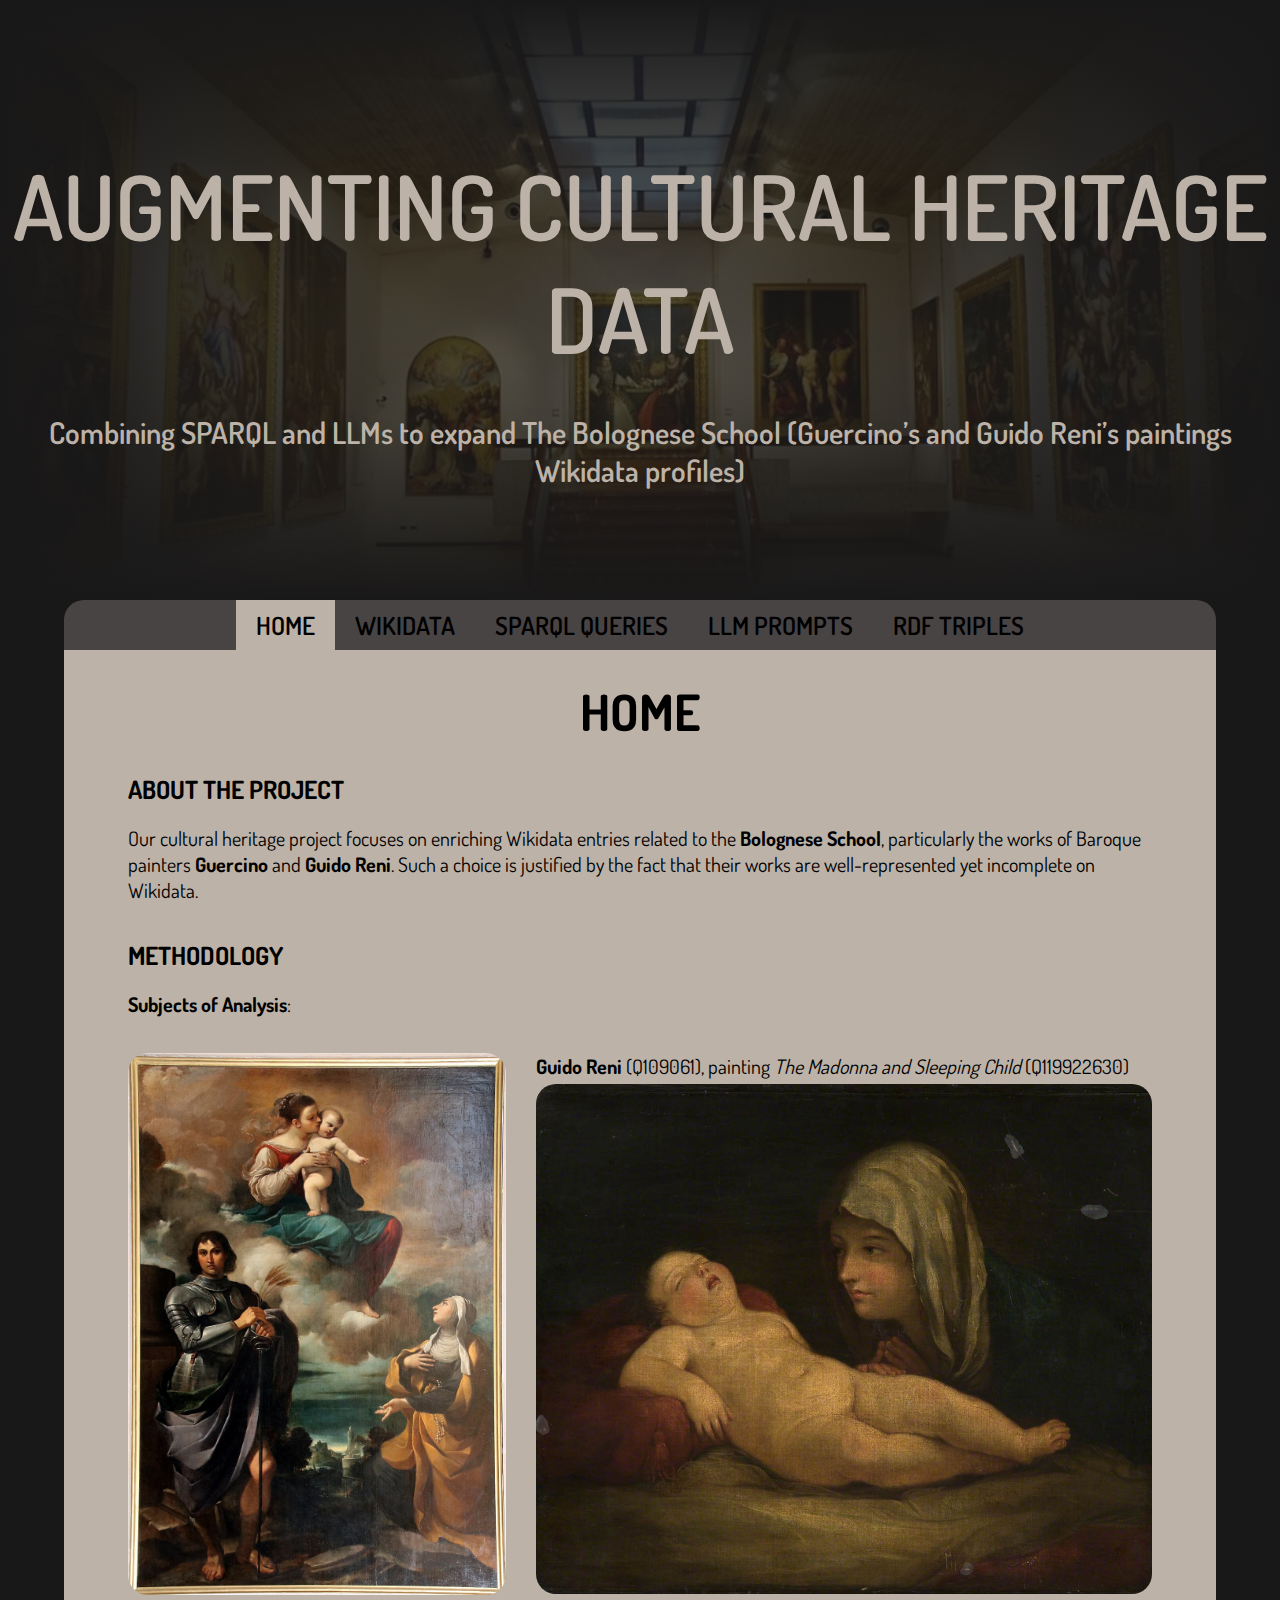
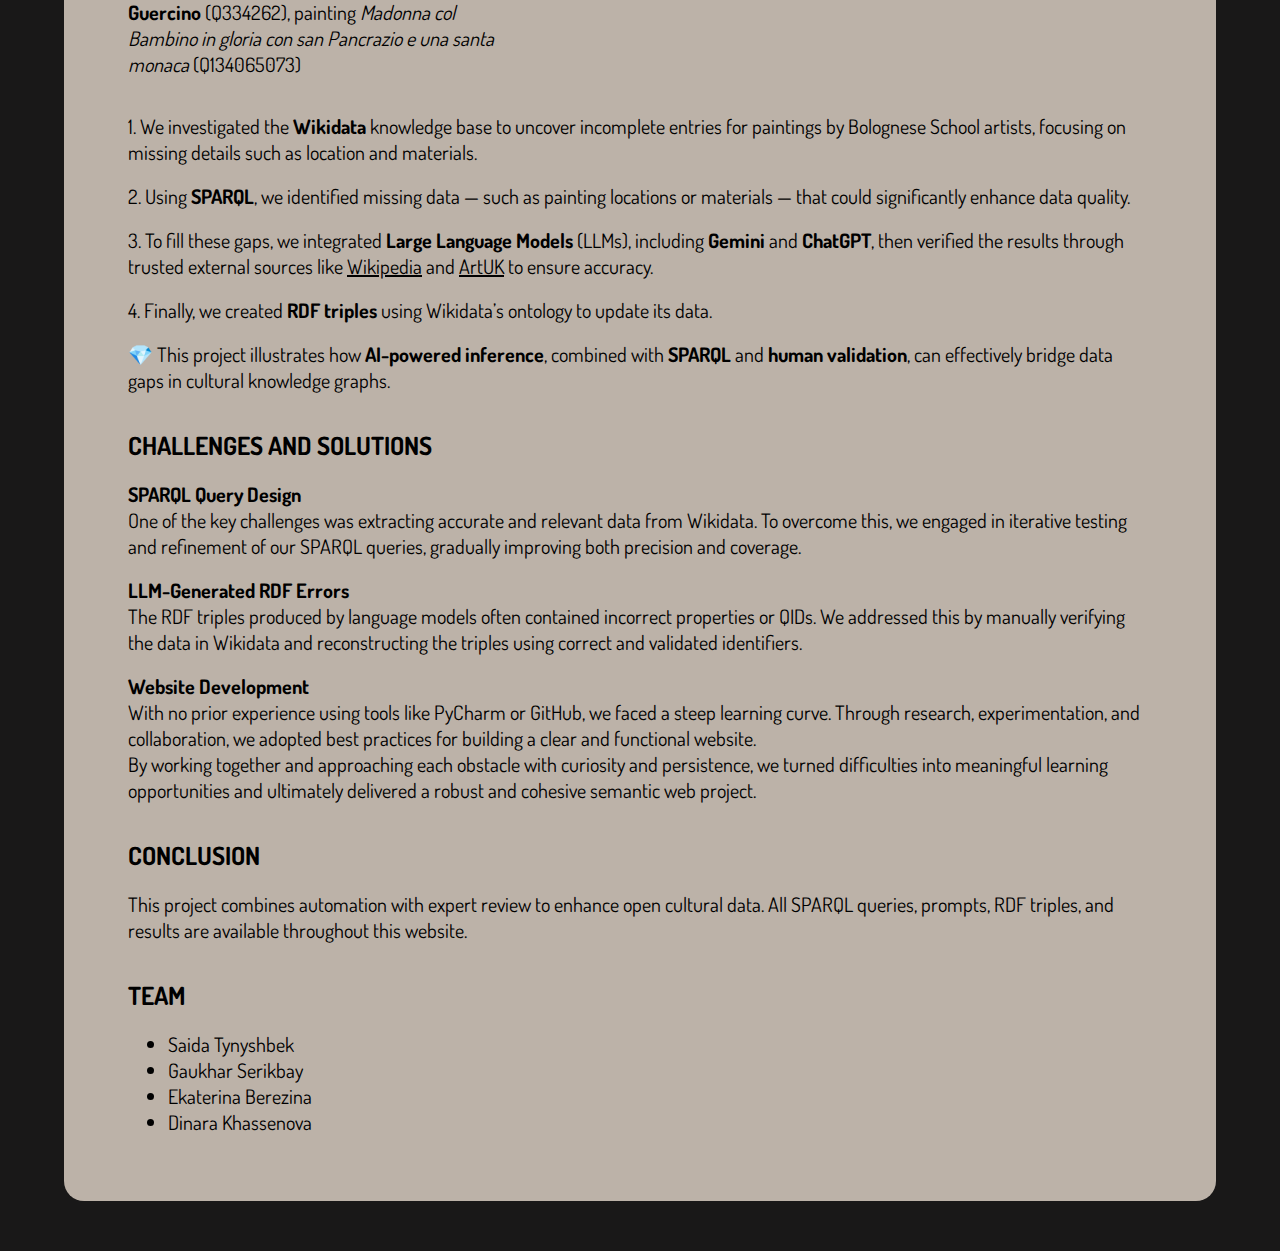
<file: index.html>
<!DOCTYPE html>
<html lang="en">
<head>
    <meta charset="UTF-8">
    <title>Homepage</title>

    <link rel="stylesheet" href="css/index.css">
    <link rel="stylesheet" href="css/home.css">
    <meta name="viewport" content="width=device-width, initial-scale=1, maximum-scale=1, user-scalable=no">

    <link rel="preconnect" href="https://fonts.googleapis.com">
    <link rel="preconnect" href="https://fonts.gstatic.com" crossorigin>
    <link href="https://fonts.googleapis.com/css2?family=Dosis:wght@200..800&display=swap" rel="stylesheet">
</head>

<body>
<div class="layout">
    <div class="back">
        <h1 class="title">Augmenting Cultural Heritage Data</h1>
        <p class="subtitle">Combining SPARQL and LLMs to expand The Bolognese School (Guercino’s and Guido Reni’s
            paintings Wikidata profiles)</p>
    </div>
    <div class="menu">
        <a class="home-link" href="">HOME</a>
        <a class="wikidata-link" href="html/wikidata.html">WIKIDATA</a>
        <a class="sparql-link" href="html/sparql.html">SPARQL QUERIES</a>
        <a class="llm-link" href="html/llm.html">LLM PROMPTS</a>
        <a class="rdf-link" href="html/rdf.html">RDF TRIPLES</a>
    </div>
    <div class="content">
        <h2>HOME</h2>
        <h3>ABOUT THE PROJECT</h3>
        <p>Our cultural heritage project focuses on enriching Wikidata entries related to the <b>Bolognese School</b>,
            particularly the works of Baroque painters <b>Guercino</b> and <b>Guido Reni</b>. Such a choice is
            justified by the fact that their works are well-represented yet incomplete on Wikidata.</p><br><br>
        <h3>METHODOLOGY</h3>
        <p><b>Subjects of Analysis</b>:</p><br><br>
        <div class="image-grid">
            <div class="left">
                <img src="img/query11.jpg" alt="">
                <p><b>Guercino</b> (Q334262), painting <i>Madonna col Bambino in gloria con san Pancrazio e una santa
                    monaca</i> (Q134065073)</p>

            </div>
            <div class="right">
                <p><b>Guido Reni</b> (Q109061), painting <i>The Madonna and Sleeping Child</i> (Q119922630)</p>
                <img src="img/query12.jpg" alt="">
            </div>
        </div>
        <br><br>

        <p>1. We investigated the <b>Wikidata</b> knowledge base to uncover incomplete entries for paintings by
            Bolognese School artists, focusing on missing details such as location and materials.</p><br>
        <p>2. Using <b>SPARQL</b>, we identified missing data — such as painting locations or materials — that could
            significantly enhance data quality.</p><br>
        <p>3. To fill these gaps, we integrated <b>Large Language Models</b> (LLMs), including <b>Gemini</b> and
            <b>ChatGPT</b>, then verified the results through trusted external sources like
            <a href="https://it.wikipedia.org/wiki/Pagina_principale">Wikipedia</a> and
            <a href="https://artuk.org/">ArtUK</a> to ensure accuracy.</p><br>
        <p>4. Finally, we created <b>RDF triples</b> using Wikidata’s ontology to update its data.</p><br>
        <p>💎 This project illustrates how <b>AI-powered inference</b>, combined with <b>SPARQL</b> and
            <b>human validation</b>, can effectively bridge data gaps in cultural knowledge graphs.</p><br><br>
        <h3>CHALLENGES AND SOLUTIONS</h3>
        <p><b>SPARQL Query Design</b><br>
            One of the key challenges was extracting accurate and relevant data from Wikidata. To overcome this, we
            engaged in iterative testing and refinement of our SPARQL queries, gradually improving both precision and
            coverage.</p><br>
        <p><b>LLM-Generated RDF Errors</b><br>
            The RDF triples produced by language models often contained incorrect properties or QIDs. We addressed this
            by manually verifying the data in Wikidata and reconstructing the triples using correct and validated
            identifiers.</p><br>
        <p><b>Website Development</b><br>
            With no prior experience using tools like PyCharm or GitHub, we faced a steep learning curve.
            Through research, experimentation, and collaboration, we adopted best practices for building a clear and
            functional website.<br>
        <p>By working together and approaching each obstacle with curiosity and persistence, we turned difficulties
            into meaningful learning opportunities and ultimately delivered a robust and cohesive semantic web
            project.</p><br><br>
        <h3>CONCLUSION</h3>
        <p>This project combines automation with expert review to enhance open cultural data. All SPARQL queries,
            prompts, RDF triples, and results are available throughout this website.</p><br><br>
        <h3>TEAM</h3>
        <ul>
            <li>Saida Tynyshbek</li>
            <li>Gaukhar Serikbay</li>
            <li>Ekaterina Berezina</li>
            <li>Dinara Khassenova</li>
        </ul>
    </div>
</div>
</body>
</html>
</file>
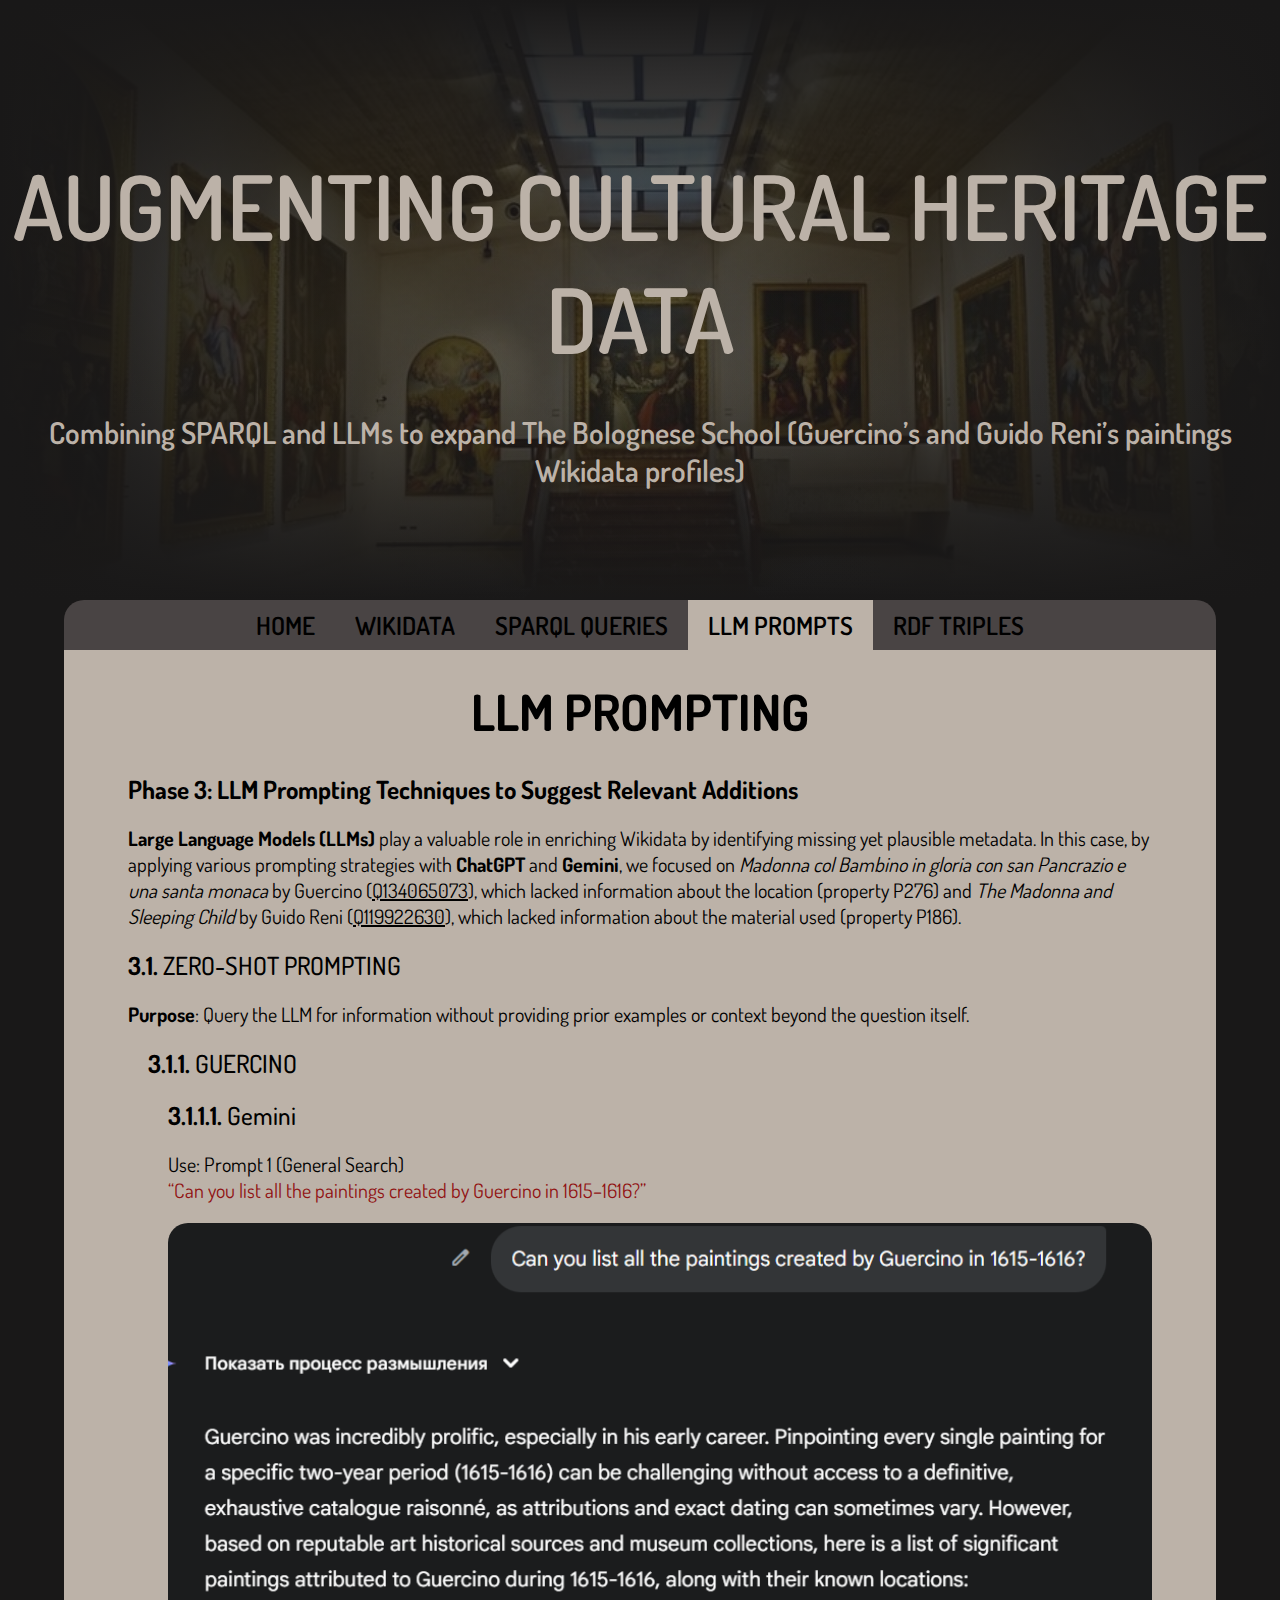
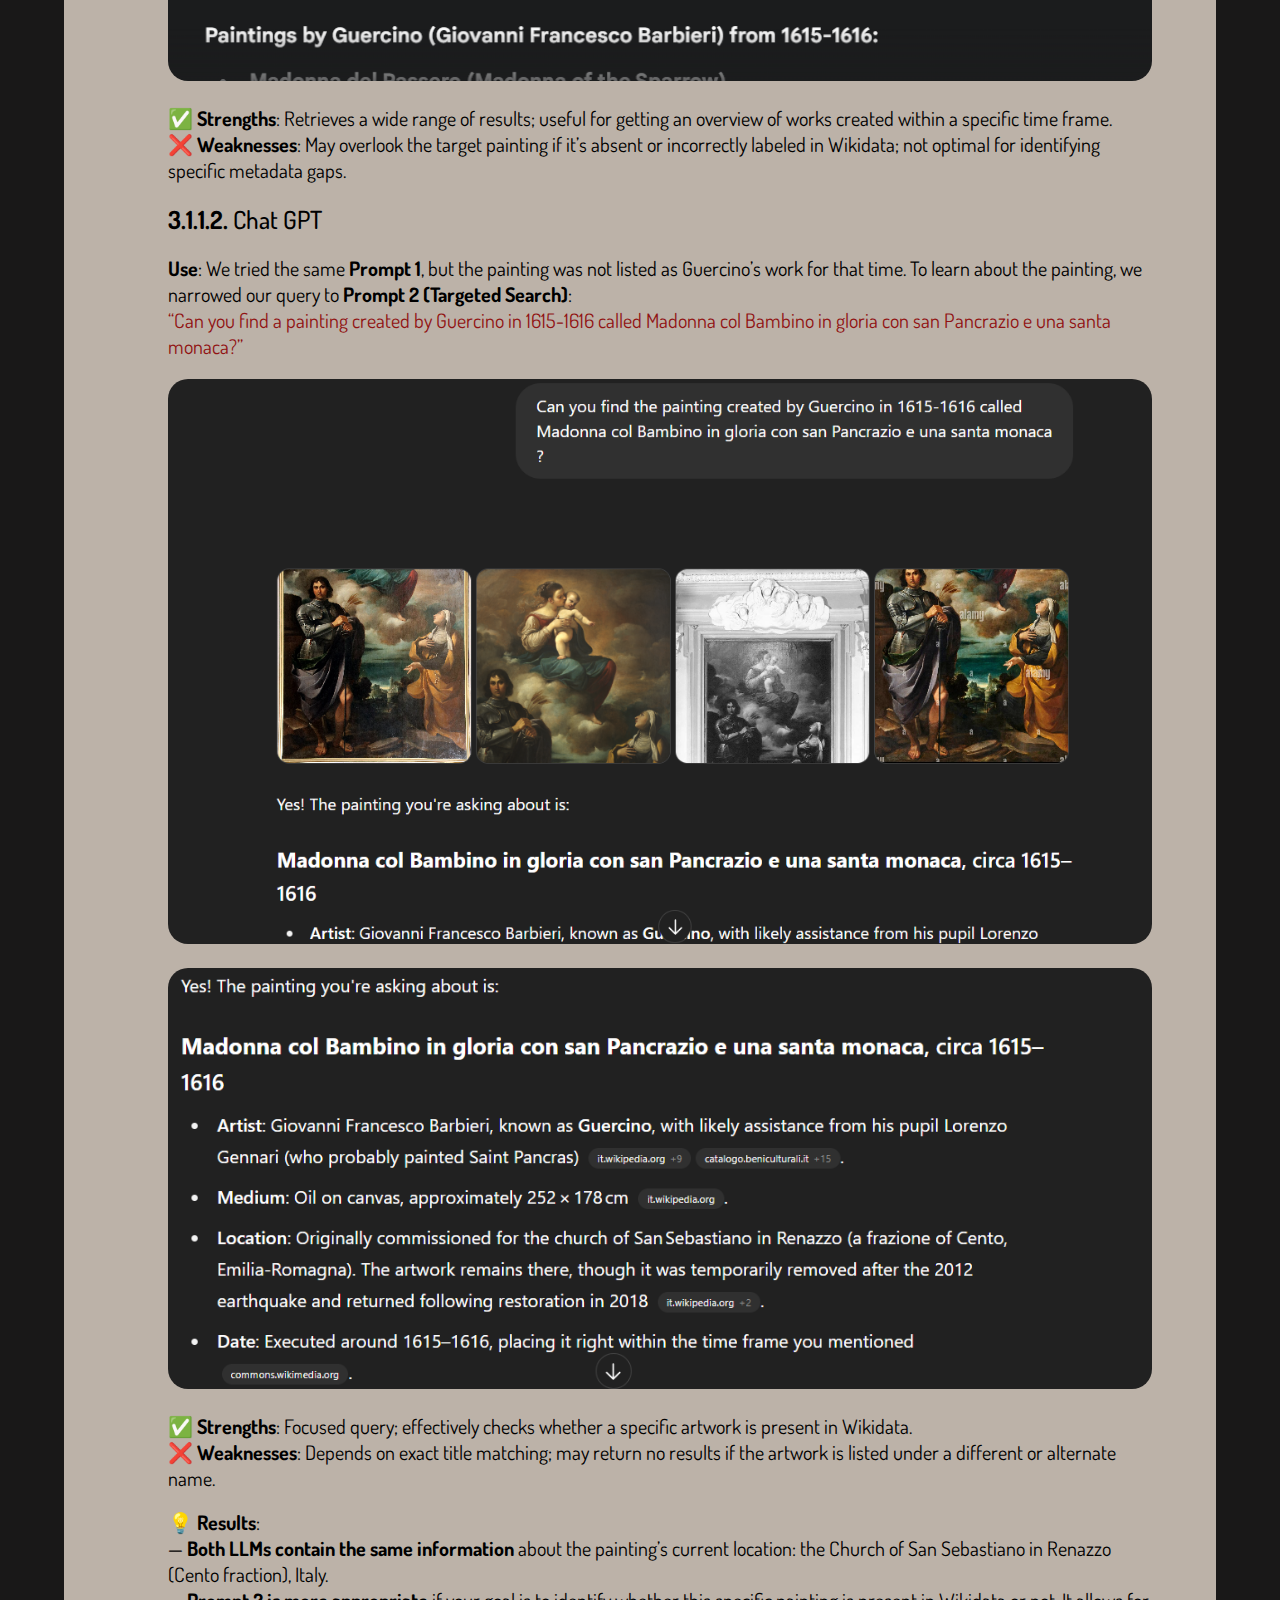
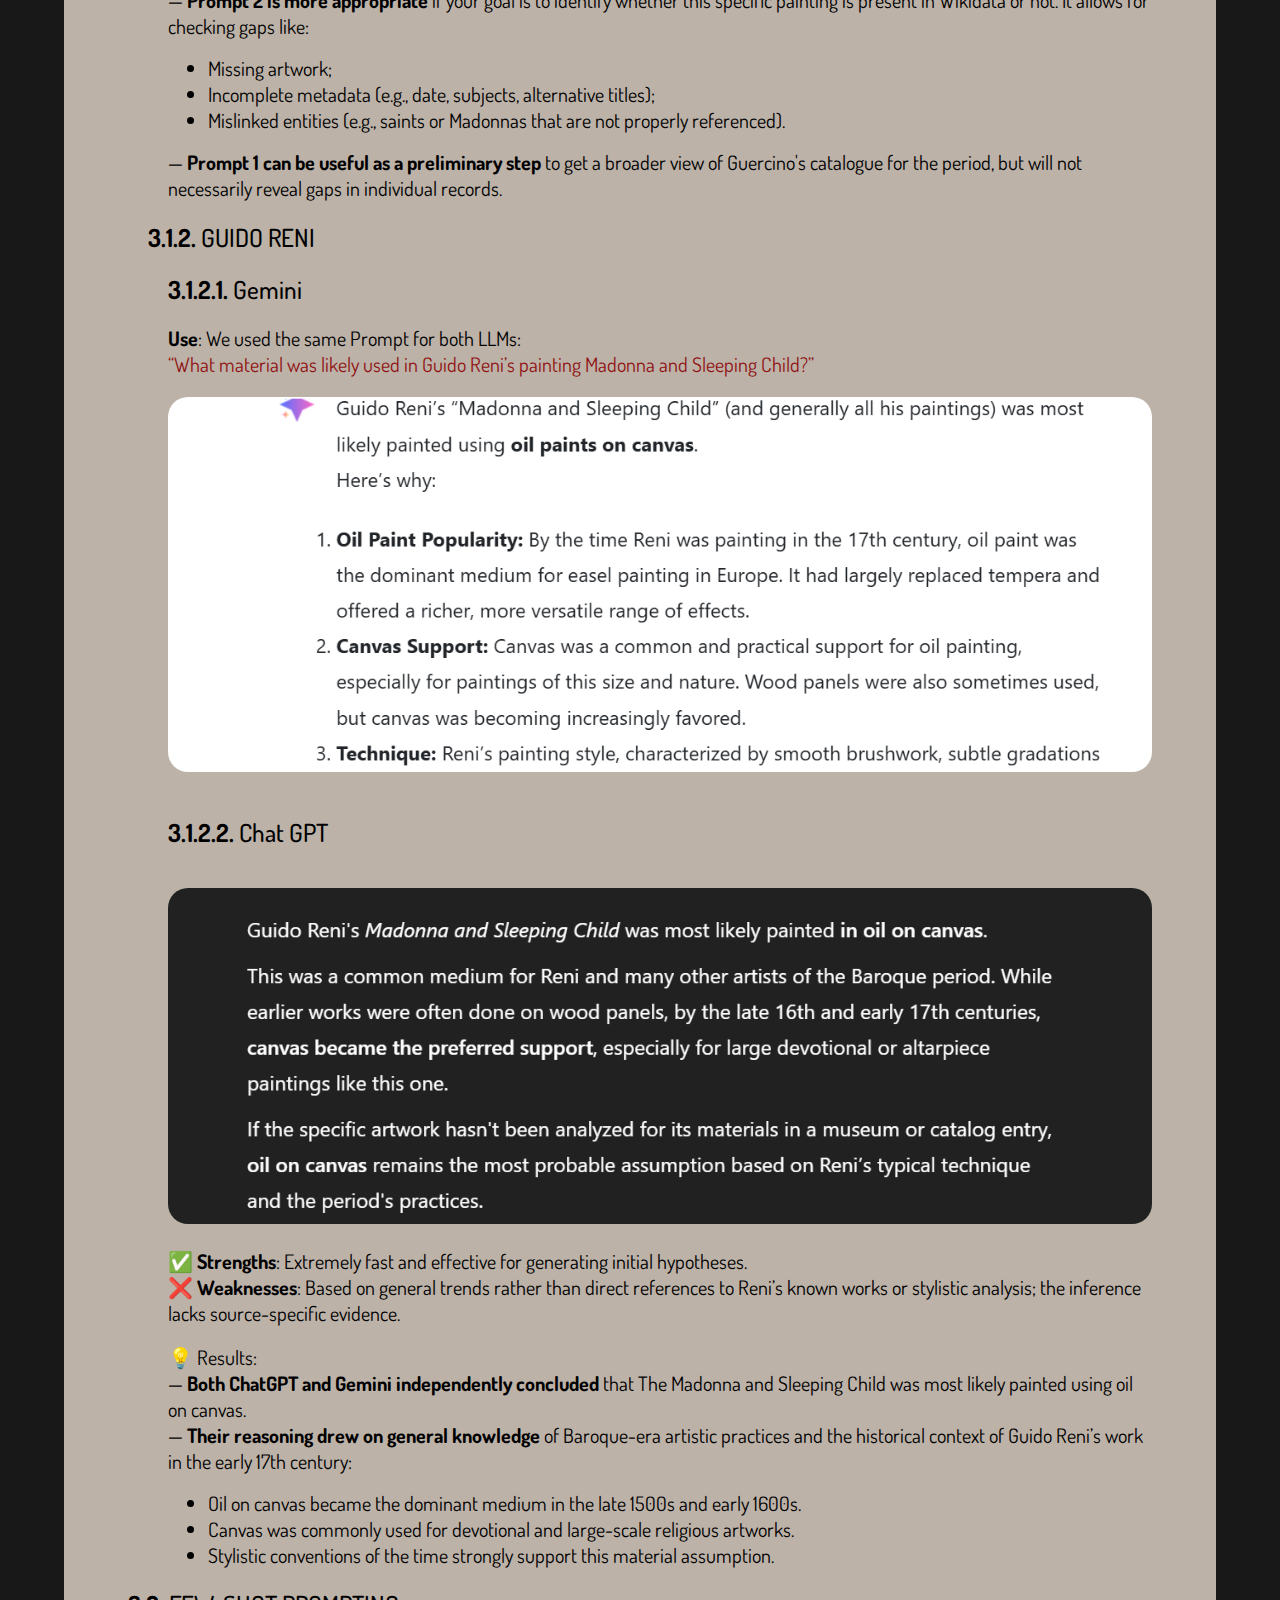
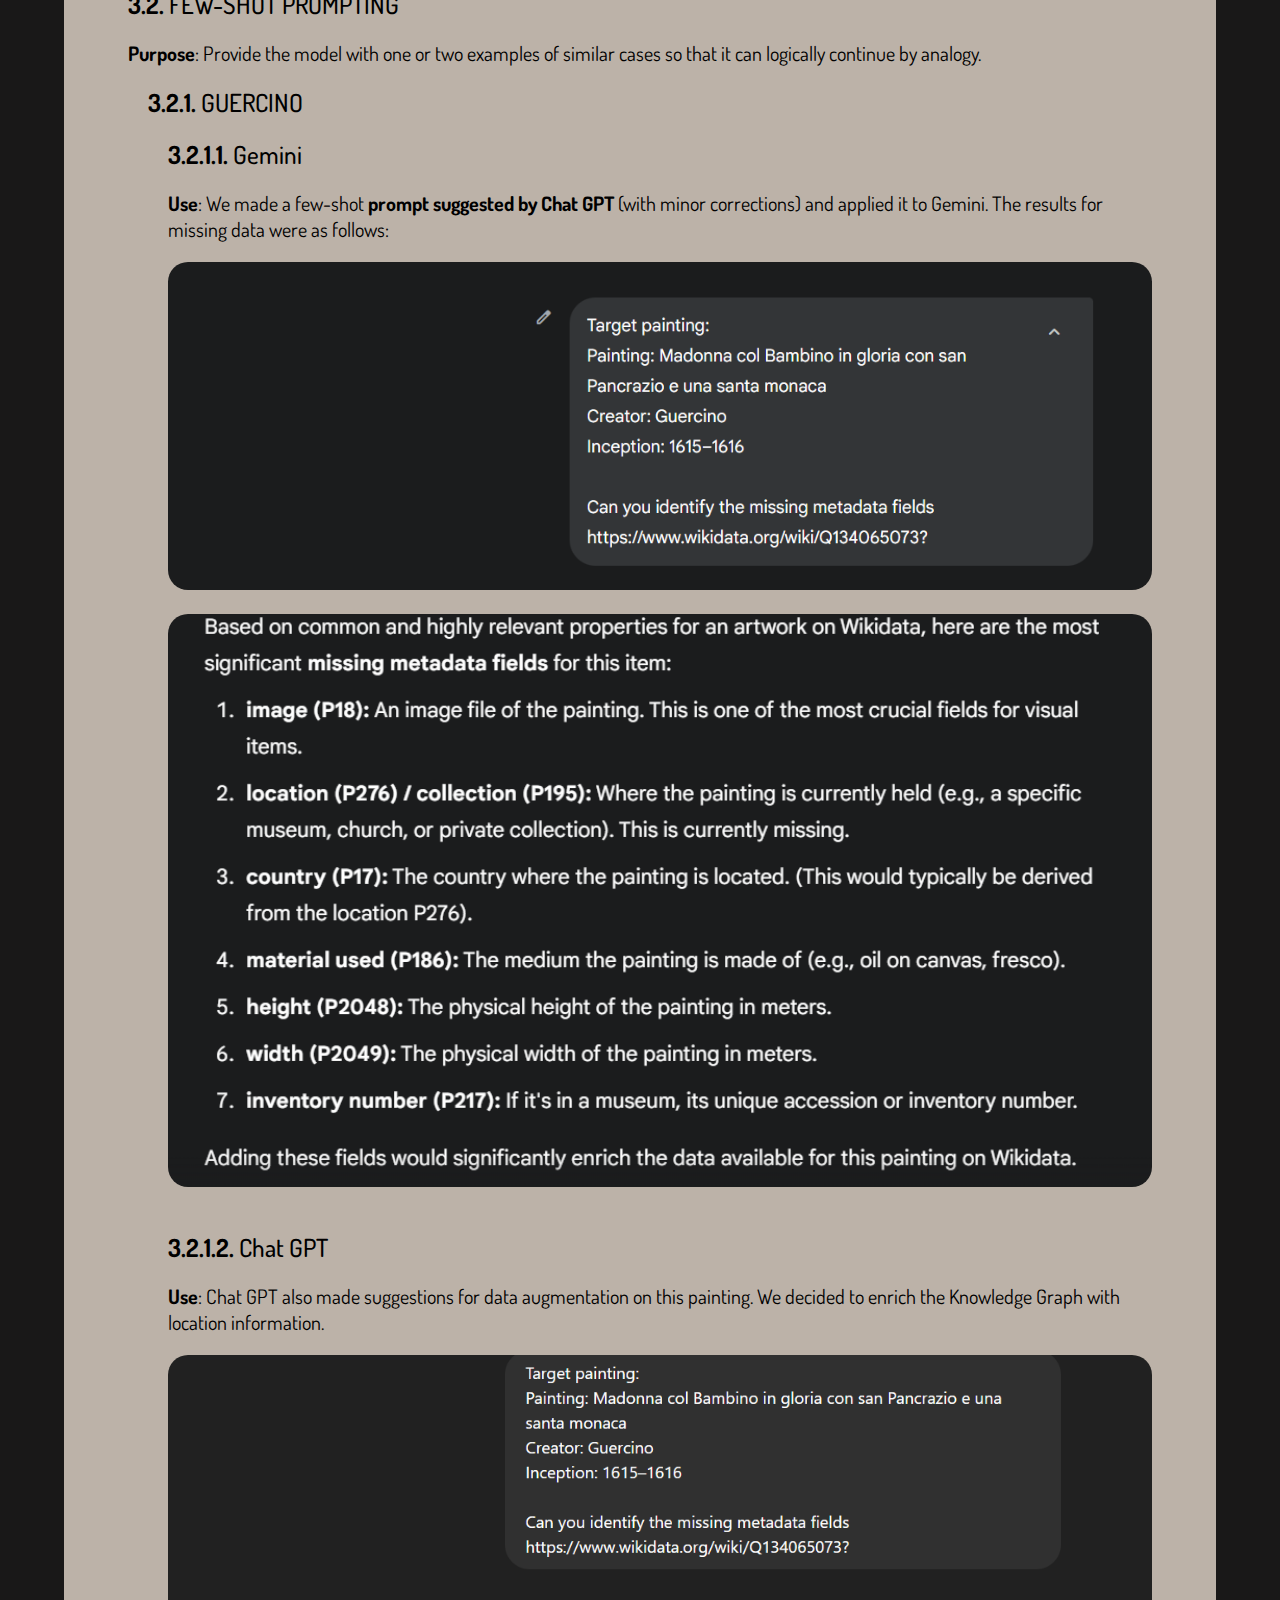
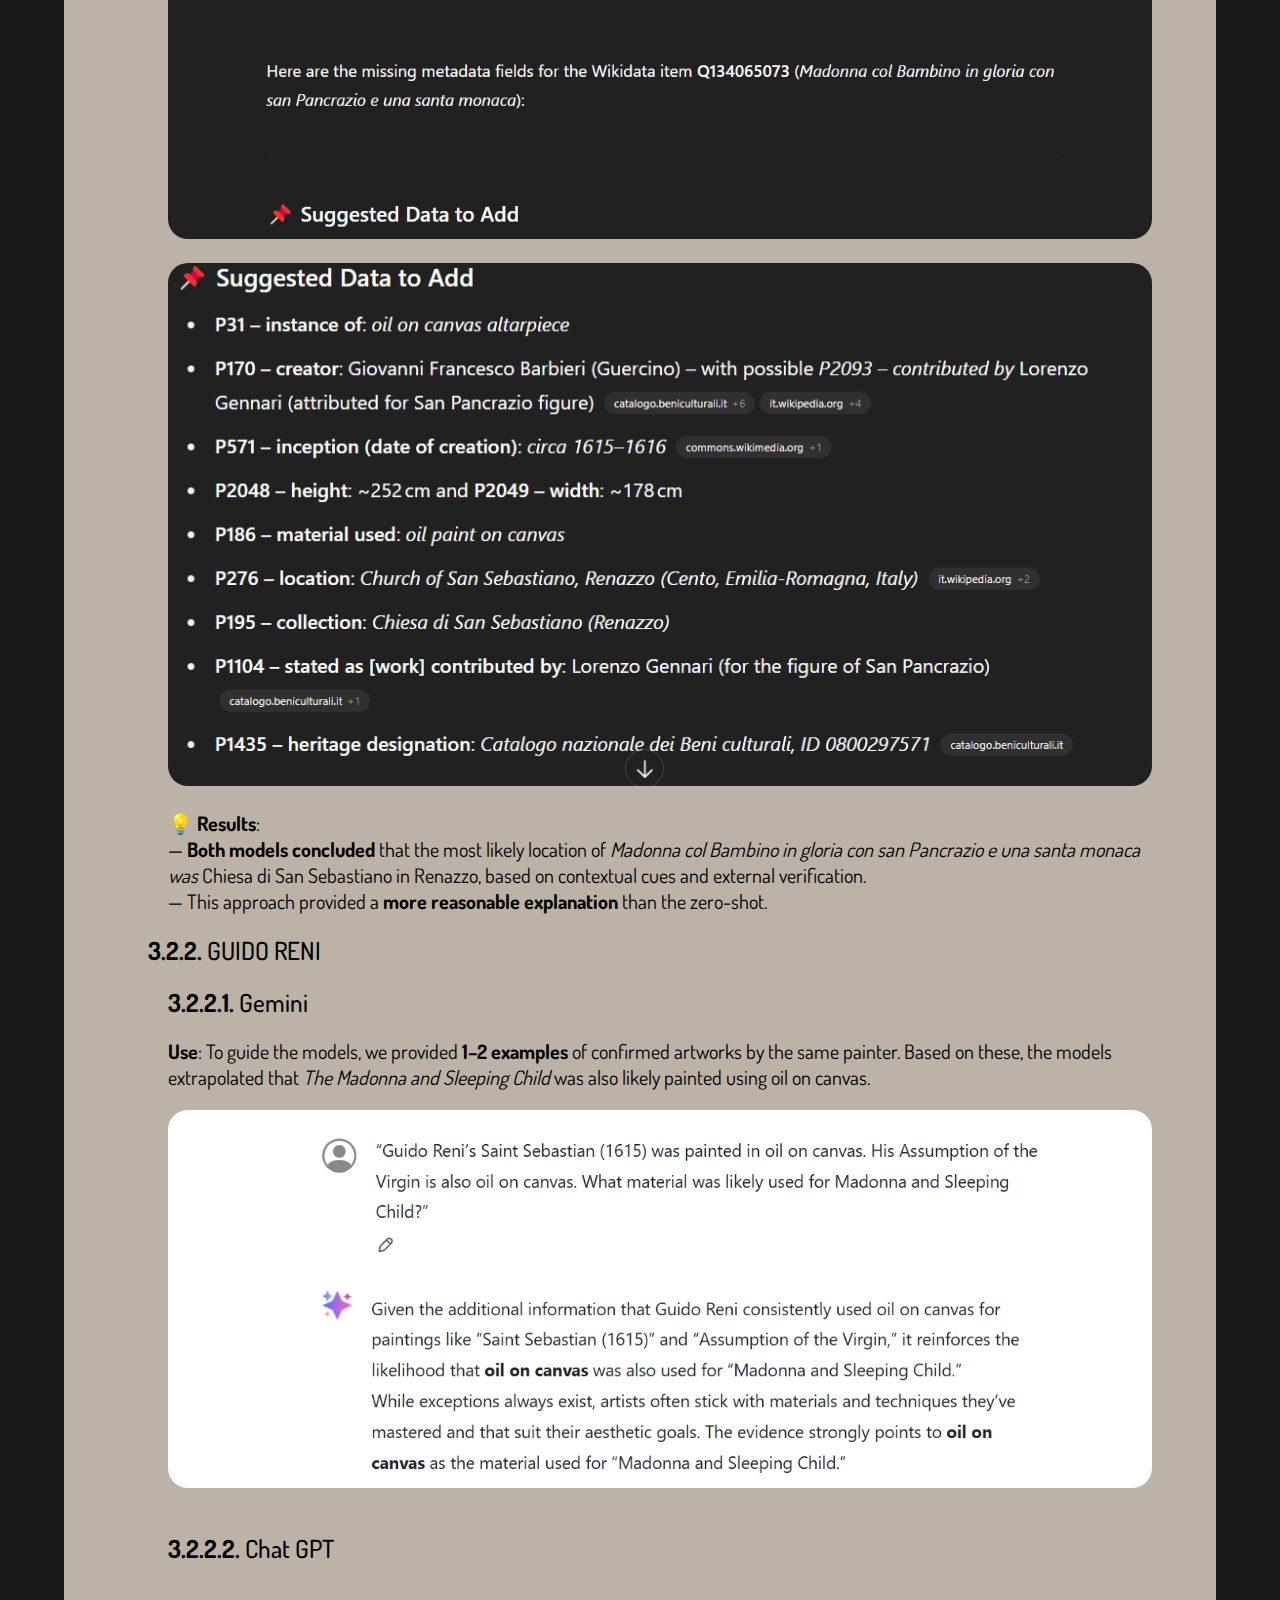
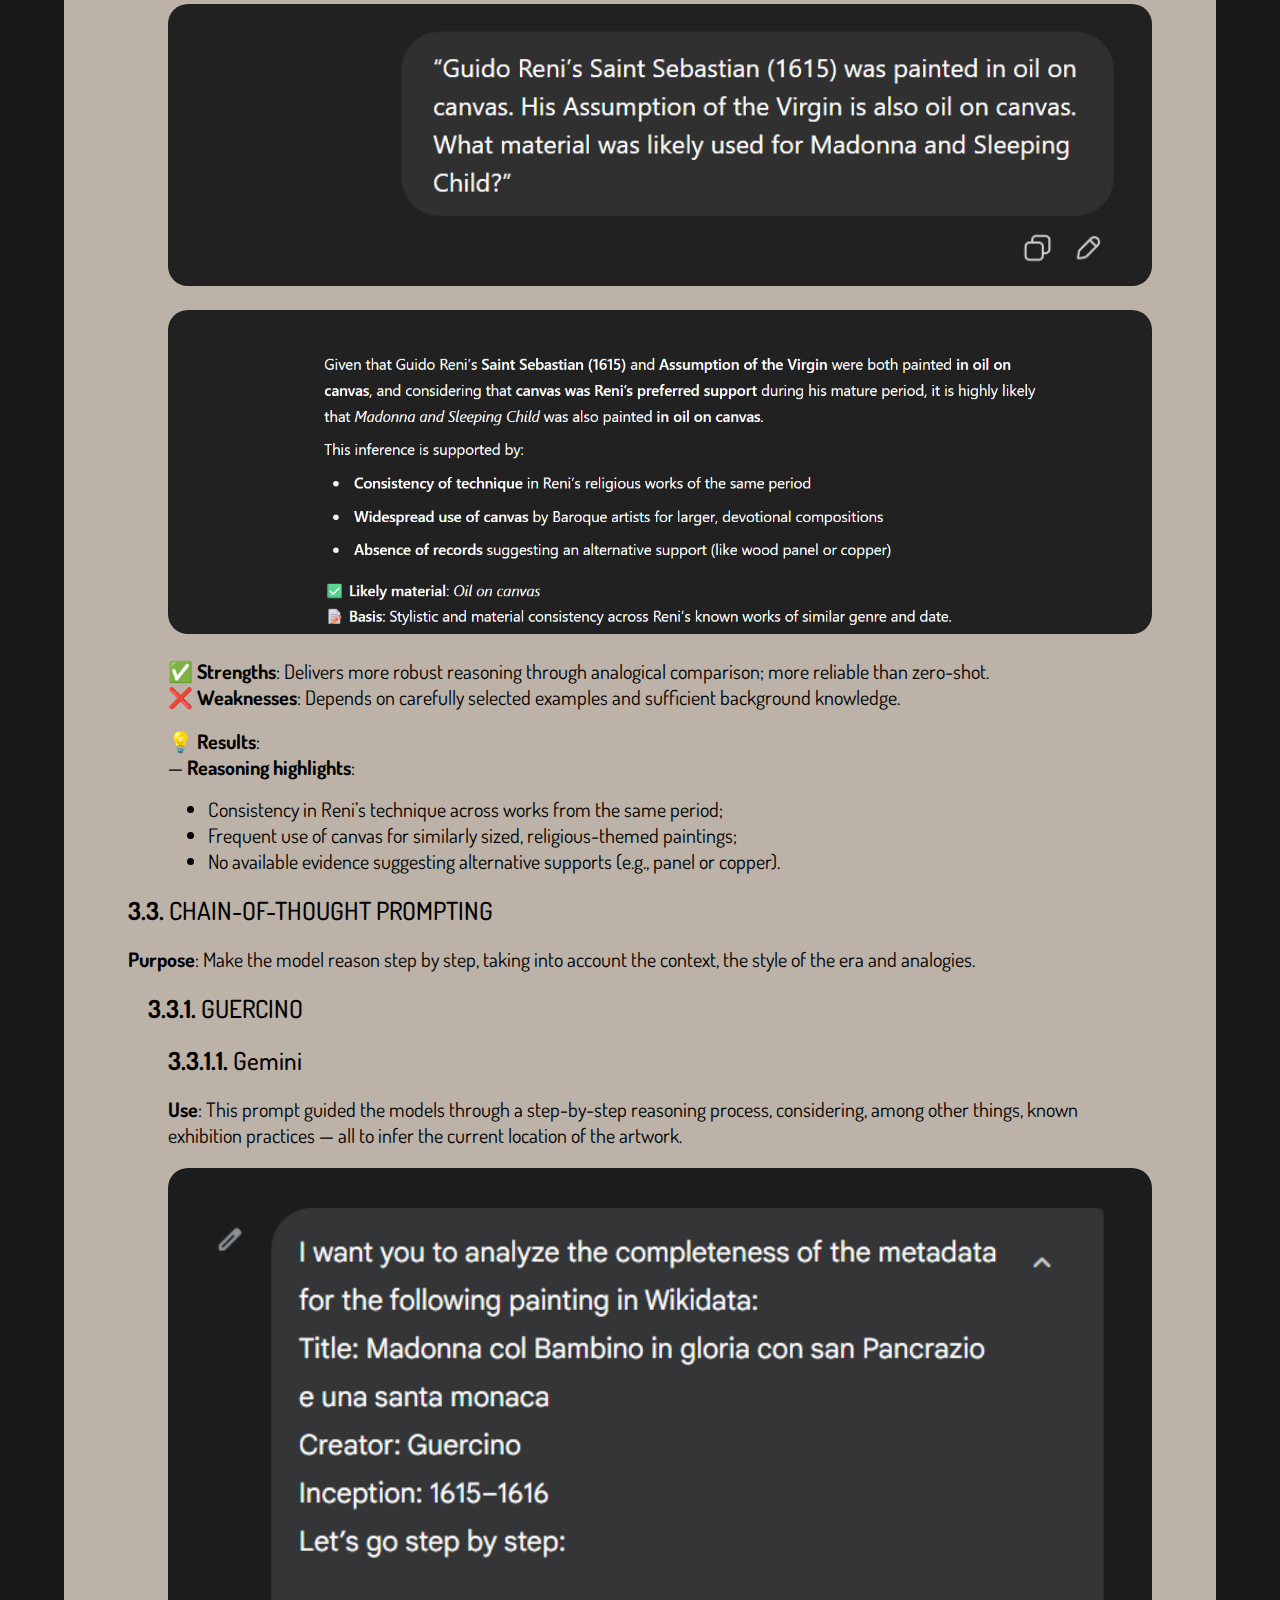
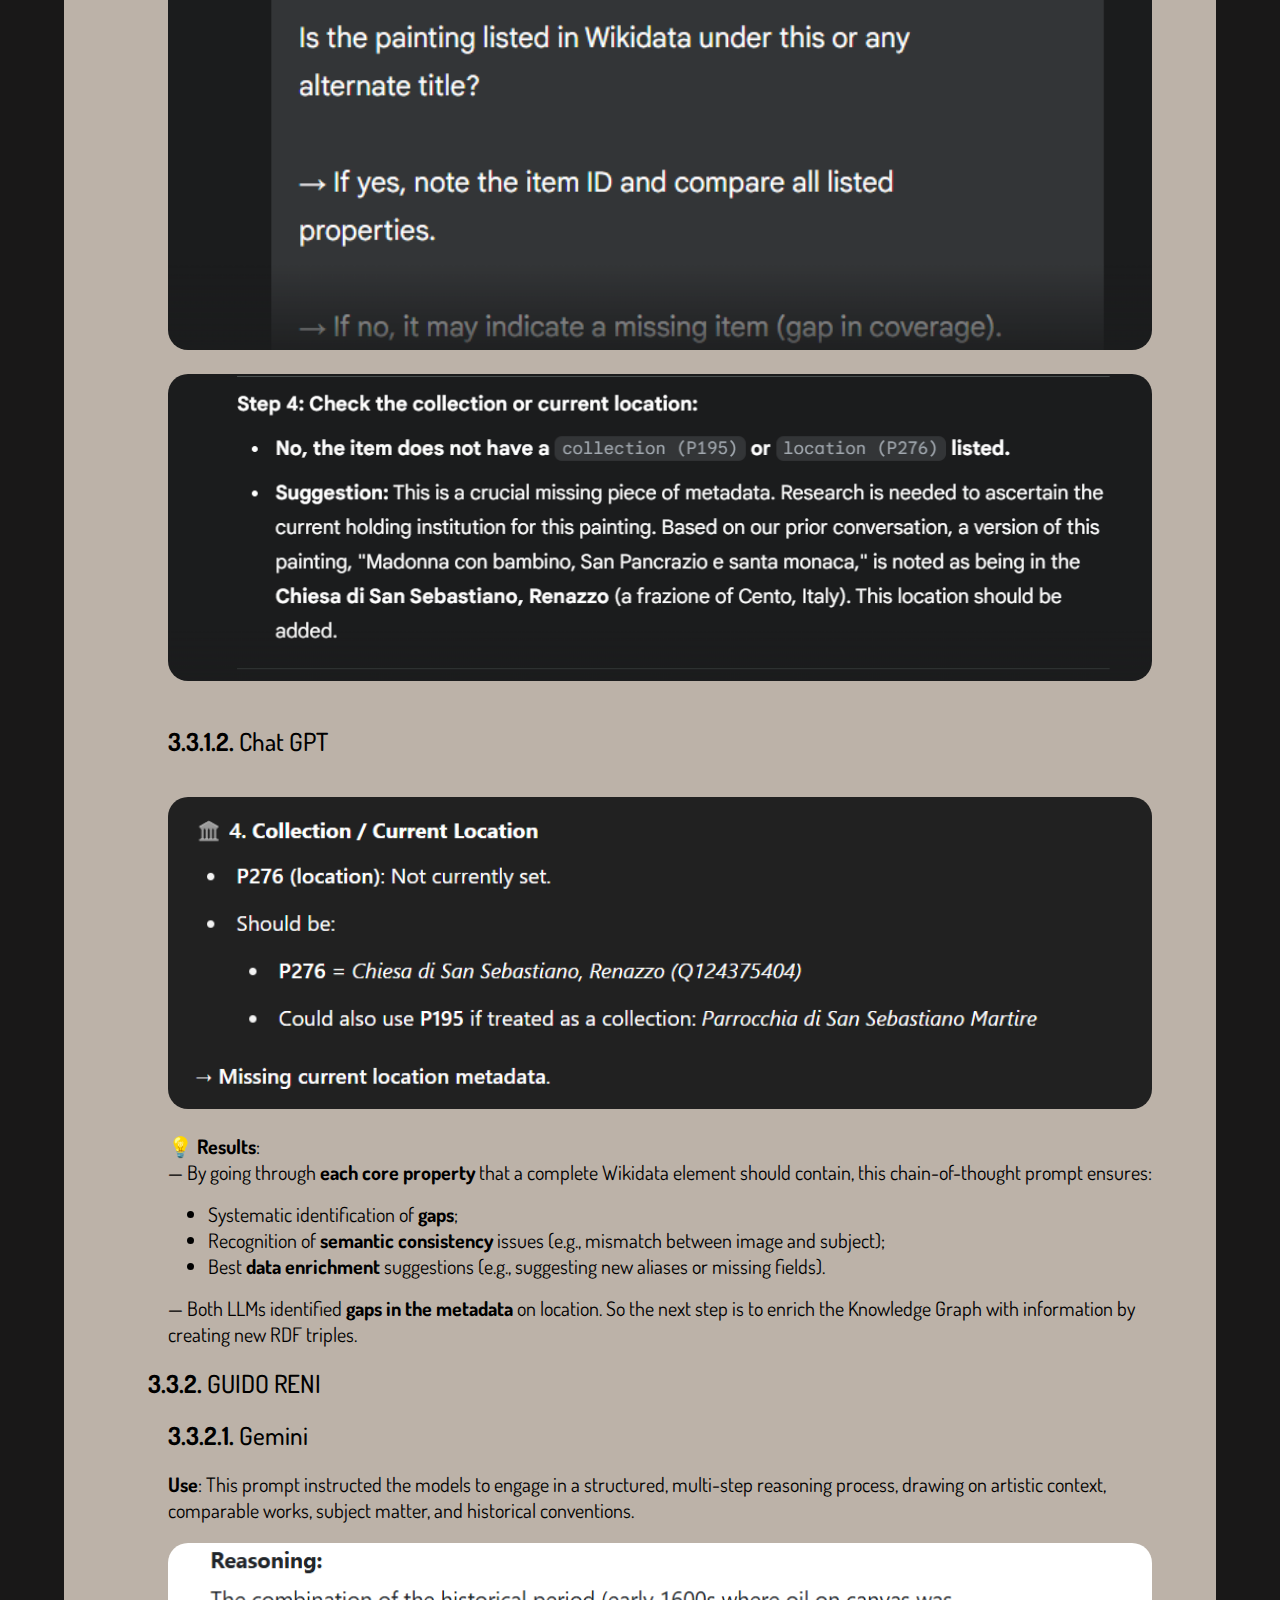
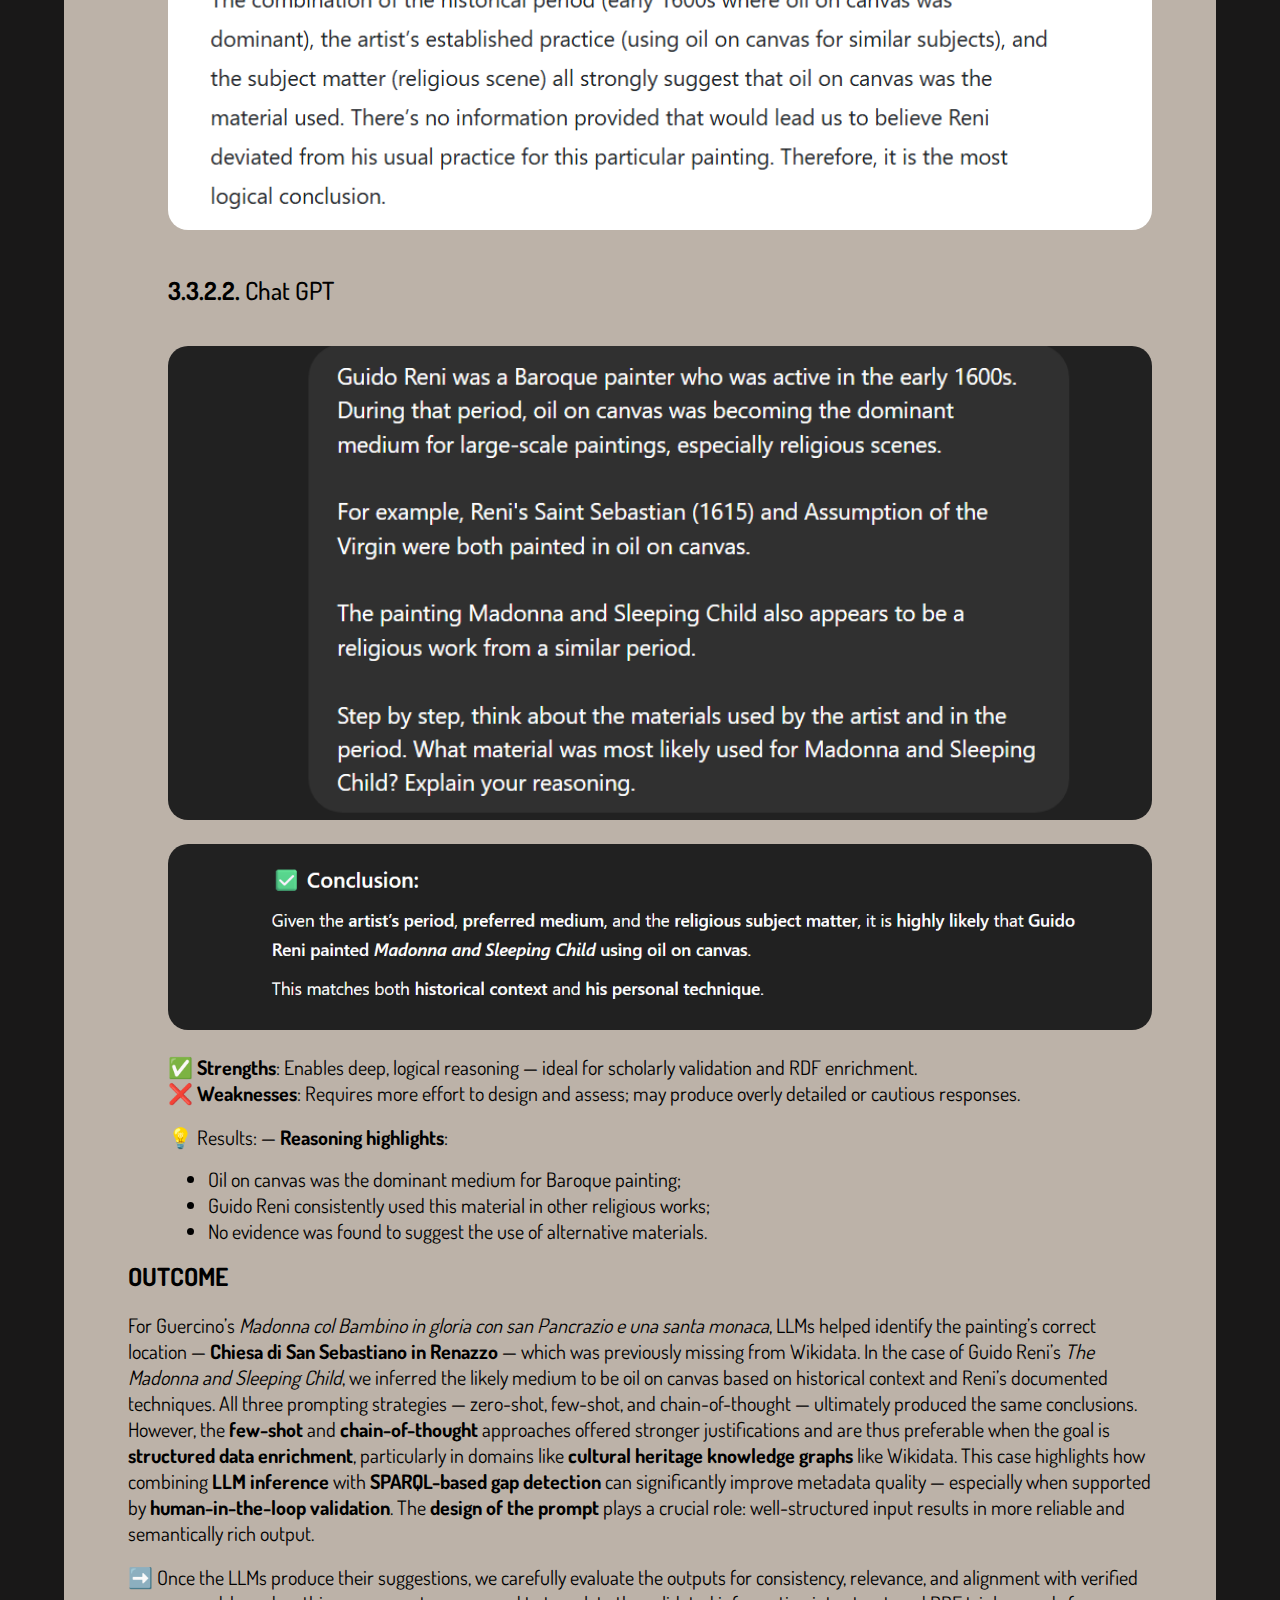
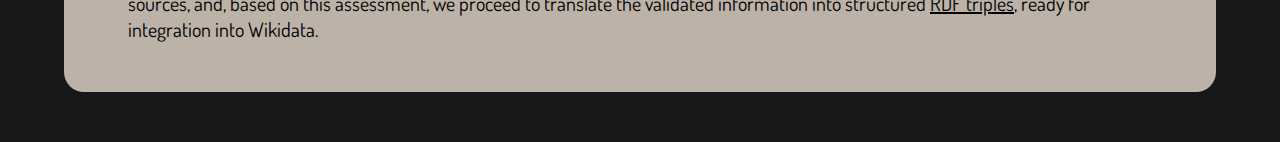
<file: llm.html>
<!DOCTYPE html>
<html lang="en">
<head>
    <meta charset="UTF-8">
    <title>LLM Prompts</title>

    <link rel="stylesheet" href="../css/index.css">
    <link rel="stylesheet" href="../css/llm.css">
    <meta name="viewport" content="width=device-width, initial-scale=1, maximum-scale=1, user-scalable=no">

    <link rel="preconnect" href="https://fonts.googleapis.com">
    <link rel="preconnect" href="https://fonts.gstatic.com" crossorigin>
    <link href="https://fonts.googleapis.com/css2?family=Dosis:wght@200..800&display=swap" rel="stylesheet">
</head>

<body>
<div class="layout">
    <div class="back">
        <h1 class="title">Augmenting Cultural Heritage Data</h1>
        <p class="subtitle">Combining SPARQL and LLMs to expand The Bolognese School (Guercino’s and Guido Reni’s
            paintings Wikidata profiles)</p>
    </div>
    <div class="menu">
        <a class="home-link" href="../index.html">HOME</a>
        <a class="wikidata-link" href="wikidata.html">WIKIDATA</a>
        <a class="sparql-link" href="sparql.html">SPARQL QUERIES</a>
        <a class="llm-link" href="">LLM PROMPTS</a>
        <a class="rdf-link" href="rdf.html">RDF TRIPLES</a>
    </div>
    <div class="content">
        <h2>LLM PROMPTING</h2>
        <h3>Phase 3: LLM Prompting Techniques to Suggest Relevant Additions</h3>
        <p><b>Large Language Models (LLMs)</b> play a valuable role in enriching Wikidata by identifying missing yet
            plausible metadata. In this case, by applying various prompting strategies with <b>ChatGPT</b> and
            <b>Gemini</b>, we focused on <i>Madonna col Bambino in gloria con san Pancrazio e una santa monaca</i> by
            Guercino (<a href="https://www.wikidata.org/wiki/Q134065073">Q134065073</a>), which lacked information
            about the location (property P276) and <i>The Madonna and Sleeping Child</i> by Guido Reni
            (<a href="https://www.wikidata.org/wiki/Q119922630">Q119922630</a>), which lacked information about the
            material used (property P186).
        </p>
        <h4><b>3.1.</b> ZERO-SHOT PROMPTING</h4>
        <p><b>Purpose</b>: Query the LLM for information without providing prior examples or context beyond the
            question itself.</p>
        <div class="tabulation">
            <h4><b>3.1.1.</b> GUERCINO</h4>
            <div class="tabulation">
                <h4><b>3.1.1.1.</b> Gemini</h4>
                <p>Use: Prompt 1 (General Search)<br>
                    <span class="red">“Can you list all the paintings created by Guercino in 1615–1616?”</span></p>
                <img src="../img/query31111.png" alt="">
                <p>✅ <b>Strengths</b>: Retrieves a wide range of results; useful for getting an overview of works
                    created within a specific time frame.<br>
                    ❌ <b>Weaknesses</b>: May overlook the target painting if it’s absent or incorrectly labeled in
                    Wikidata; not optimal for identifying specific metadata gaps.</p>
                <h4><b>3.1.1.2.</b> Chat GPT</h4>
                <p><b>Use</b>: We tried the same <b>Prompt 1</b>, but the painting was not listed as Guercino’s work
                    for that time. To learn about the painting, we narrowed our query to
                    <b>Prompt 2 (Targeted Search)</b>:<br>
                    <span class="red">“Can you find a painting created by Guercino in 1615-1616 called Madonna col
                        Bambino in gloria con san Pancrazio e una santa monaca?”</span></p>
                <img src="../img/query31121.png" alt="">
                <img class="one-margin" src="../img/query31122.png" alt="">
                <p>✅ <b>Strengths</b>: Focused query; effectively checks whether a specific artwork is present in
                    Wikidata.<br>
                    ❌ <b>Weaknesses</b>: Depends on exact title matching; may return no results if the artwork is
                    listed under a different or alternate name.</p><br>
                <p>💡 <b>Results</b>:<br>
                    — <b>Both LLMs contain the same information</b> about the painting’s current location: the Church
                    of San Sebastiano in Renazzo (Cento fraction), Italy.<br>
                    — <b>Prompt 2 is more appropriate</b> if your goal is to identify whether this specific painting is
                    present in Wikidata or not. It allows for checking gaps like:</p>
                <ul>
                    <li>Missing artwork;</li>
                    <li>Incomplete metadata (e.g., date, subjects, alternative titles);</li>
                    <li>Mislinked entities (e.g., saints or Madonnas that are not properly referenced).</li>
                </ul>
                <p>— <b>Prompt 1 can be useful as a preliminary step</b> to get a broader view of Guercino's catalogue
                    for the period, but will not necessarily reveal gaps in individual records.</p>
            </div>

            <h4><b>3.1.2.</b> GUIDO RENI</h4>
            <div class="tabulation">
                <h4><b>3.1.2.1.</b> Gemini</h4>
                <p><b>Use</b>: We used the same Prompt for both LLMs:<br>
                    <span class="red">“What material was likely used in Guido Reni’s painting Madonna and
                        Sleeping Child?”</span></p>
                <img src="../img/query31211.png" alt="">
                <h4><b>3.1.2.2.</b> Chat GPT</h4>
                <img src="../img/query31221.png" alt="">
                <p>✅ <b>Strengths</b>: Extremely fast and effective for generating initial hypotheses.<br>
                    ❌ <b>Weaknesses</b>: Based on general trends rather than direct references to Reni’s known works
                    or stylistic analysis; the inference lacks source-specific evidence.</p><br>
                <p>💡 Results:<br>
                    — <b>Both ChatGPT and Gemini independently concluded</b> that The Madonna and Sleeping Child was
                    most likely painted using oil on canvas.<br>
                    — <b>Their reasoning drew on general knowledge</b> of Baroque-era artistic practices and the
                    historical context of Guido Reni’s work in the early 17th century:</p>
                <ul>
                    <li>Oil on canvas became the dominant medium in the late 1500s and early 1600s.</li>
                    <li>Canvas was commonly used for devotional and large-scale religious artworks.</li>
                    <li>Stylistic conventions of the time strongly support this material assumption.</li>
                </ul>

            </div>
        </div>
        <h4><b>3.2.</b> FEW-SHOT PROMPTING</h4>
        <p><b>Purpose</b>: Provide the model with one or two examples of similar cases so that it can logically
            continue by analogy.</p>
        <div class="tabulation">
            <h4><b>3.2.1.</b> GUERCINO</h4>
            <div class="tabulation">
                <h4><b>3.2.1.1.</b> Gemini</h4>
                <p><b>Use</b>: We made a few-shot <b>prompt suggested by Chat GPT</b> (with minor corrections) and
                    applied it to Gemini. The results for missing data were as follows:</p>
                <img src="../img/query32111.png" alt="">
                <img class="one-margin" src="../img/query32112.png" alt="">
                <h4><b>3.2.1.2.</b> Chat GPT</h4>
                <p><b>Use</b>: Chat GPT also made suggestions for data augmentation on this painting. We decided to
                    enrich the Knowledge Graph with location information.</p>
                <img src="../img/query32113.png" alt="">
                <img class="one-margin" src="../img/query32114.png" alt="">
                <p>💡 <b>Results</b>:<br>
                    — <b>Both models concluded</b> that the most likely location of <i>Madonna col Bambino in gloria con
                        san Pancrazio e una santa monaca was</i> Chiesa di San Sebastiano in Renazzo, based on
                    contextual
                    cues and external verification.<br>
                    — This approach provided a <b>more reasonable explanation</b> than the zero-shot.</p>
            </div>
            <h4><b>3.2.2.</b> GUIDO RENI</h4>
            <div class="tabulation">
                <h4><b>3.2.2.1.</b> Gemini</h4>
                <p><b>Use</b>: To guide the models, we provided <b>1–2 examples</b> of confirmed artworks by the same
                    painter. Based on these, the models extrapolated that <i>The Madonna and Sleeping Child</i> was
                    also likely painted using oil on canvas.<br></p>
                <img src="../img/query32211.png" alt="">
                <h4><b>3.2.2.2.</b> Chat GPT</h4>
                <img src="../img/query32221.png" alt="">
                <img class="one-margin" src="../img/query32222.png" alt="">
                <p>✅ <b>Strengths</b>: Delivers more robust reasoning through analogical comparison; more reliable
                    than zero-shot.<br>
                    ❌ <b>Weaknesses</b>: Depends on carefully selected examples and sufficient background
                    knowledge.</p><br>
                <p>💡 <b>Results</b>:<br>
                    — <b>Reasoning highlights</b>:</p>
                <ul>
                    <li>Consistency in Reni’s technique across works from the same period;</li>
                    <li>Frequent use of canvas for similarly sized, religious-themed paintings;</li>
                    <li>No available evidence suggesting alternative supports (e.g., panel or copper).</li>
                </ul>
            </div>
        </div>
        <h4><b>3.3.</b> CHAIN-OF-THOUGHT PROMPTING</h4>
        <p><b>Purpose</b>: Make the model reason step by step, taking into account the context, the style of the era
            and analogies.</p>
        <div class="tabulation">
            <h4><b>3.3.1.</b> GUERCINO</h4>
            <div class="tabulation">
                <h4><b>3.3.1.1.</b> Gemini</h4>
                <p><b>Use</b>: This prompt guided the models through a step-by-step reasoning process, considering,
                    among other things, known exhibition practices — all to infer the current location of the
                    artwork.</p>
                <img src="../img/query33111.png" alt="">
                <img class="one-margin" src="../img/query33112.png" alt="">
                <h4><b>3.3.1.2.</b> Chat GPT</h4>
                <img src="../img/query33113.png" alt="">
                <p>💡 <b>Results</b>:<br>
                    — By going through <b>each core property</b> that a complete Wikidata element should contain,
                    this chain-of-thought prompt ensures:</p>
                <ul>
                    <li>Systematic identification of <b>gaps</b>;</li>
                    <li>Recognition of <b>semantic consistency</b> issues (e.g., mismatch between image and subject);
                    </li>
                    <li>Best <b>data enrichment</b> suggestions (e.g., suggesting new aliases or missing fields).</li>
                </ul>
                <p>— Both LLMs identified <b>gaps in the metadata</b> on location. So the next step is to enrich the
                    Knowledge Graph with information by creating new RDF triples.</p>
            </div>
            <h4><b>3.3.2.</b> GUIDO RENI</h4>
            <div class="tabulation">
                <h4><b>3.3.2.1.</b> Gemini</h4>
                <p><b>Use</b>: This prompt instructed the models to engage in a structured, multi-step reasoning
                    process, drawing on artistic context, comparable works, subject matter, and historical
                    conventions.</p>
                <img src="../img/query33211.png" alt="">
                <h4><b>3.3.2.2.</b> Chat GPT</h4>
                <img src="../img/query33212.png" alt="">
                <img class="one-margin" src="../img/query33213.png" alt="">
                <p>✅ <b>Strengths</b>: Enables deep, logical reasoning — ideal for scholarly validation and RDF
                    enrichment.<br>
                    ❌ <b>Weaknesses</b>: Requires more effort to design and assess; may produce overly detailed or
                    cautious responses.</p><br>
                <p>💡 Results:
                    — <b>Reasoning highlights</b>:</p>
                <ul>
                    <li>Oil on canvas was the dominant medium for Baroque painting;</li>
                    <li>Guido Reni consistently used this material in other religious works;</li>
                    <li>No evidence was found to suggest the use of alternative materials.</li>
                </ul>
            </div>
        </div>
        <h3>OUTCOME</h3>
        <p>For Guercino’s <i>Madonna col Bambino in gloria con san Pancrazio e una santa monaca</i>, LLMs helped
            identify the painting’s correct location — <b>Chiesa di San Sebastiano in Renazzo</b> — which was
            previously missing from Wikidata. In the case of Guido Reni’s <i>The Madonna and Sleeping Child</i>, we
            inferred the likely medium to be oil on canvas based on historical context and Reni’s documented
            techniques. All three prompting strategies — zero-shot, few-shot, and chain-of-thought — ultimately
            produced the same conclusions. However, the <b>few-shot</b> and <b>chain-of-thought</b> approaches
            offered stronger justifications and are thus preferable when the goal is <b>structured data enrichment</b>,
            particularly in domains like <b>cultural heritage knowledge graphs</b> like Wikidata. This case highlights
            how combining <b>LLM inference</b> with <b>SPARQL-based gap detection</b> can significantly improve
            metadata quality — especially when supported by <b>human-in-the-loop validation</b>. The <b>design of the
                prompt</b> plays a crucial role: well-structured input results in more reliable and semantically
            rich output.</p><br>
        <p>➡️ Once the LLMs produce their suggestions, we carefully evaluate the outputs for consistency, relevance,
            and alignment with verified sources, and, based on this assessment, we proceed to translate the validated
            information into structured <a href="rdf.html">RDF triples</a>, ready for integration into Wikidata.</p>
    </div>
</div>
</body>
</html>
</file>
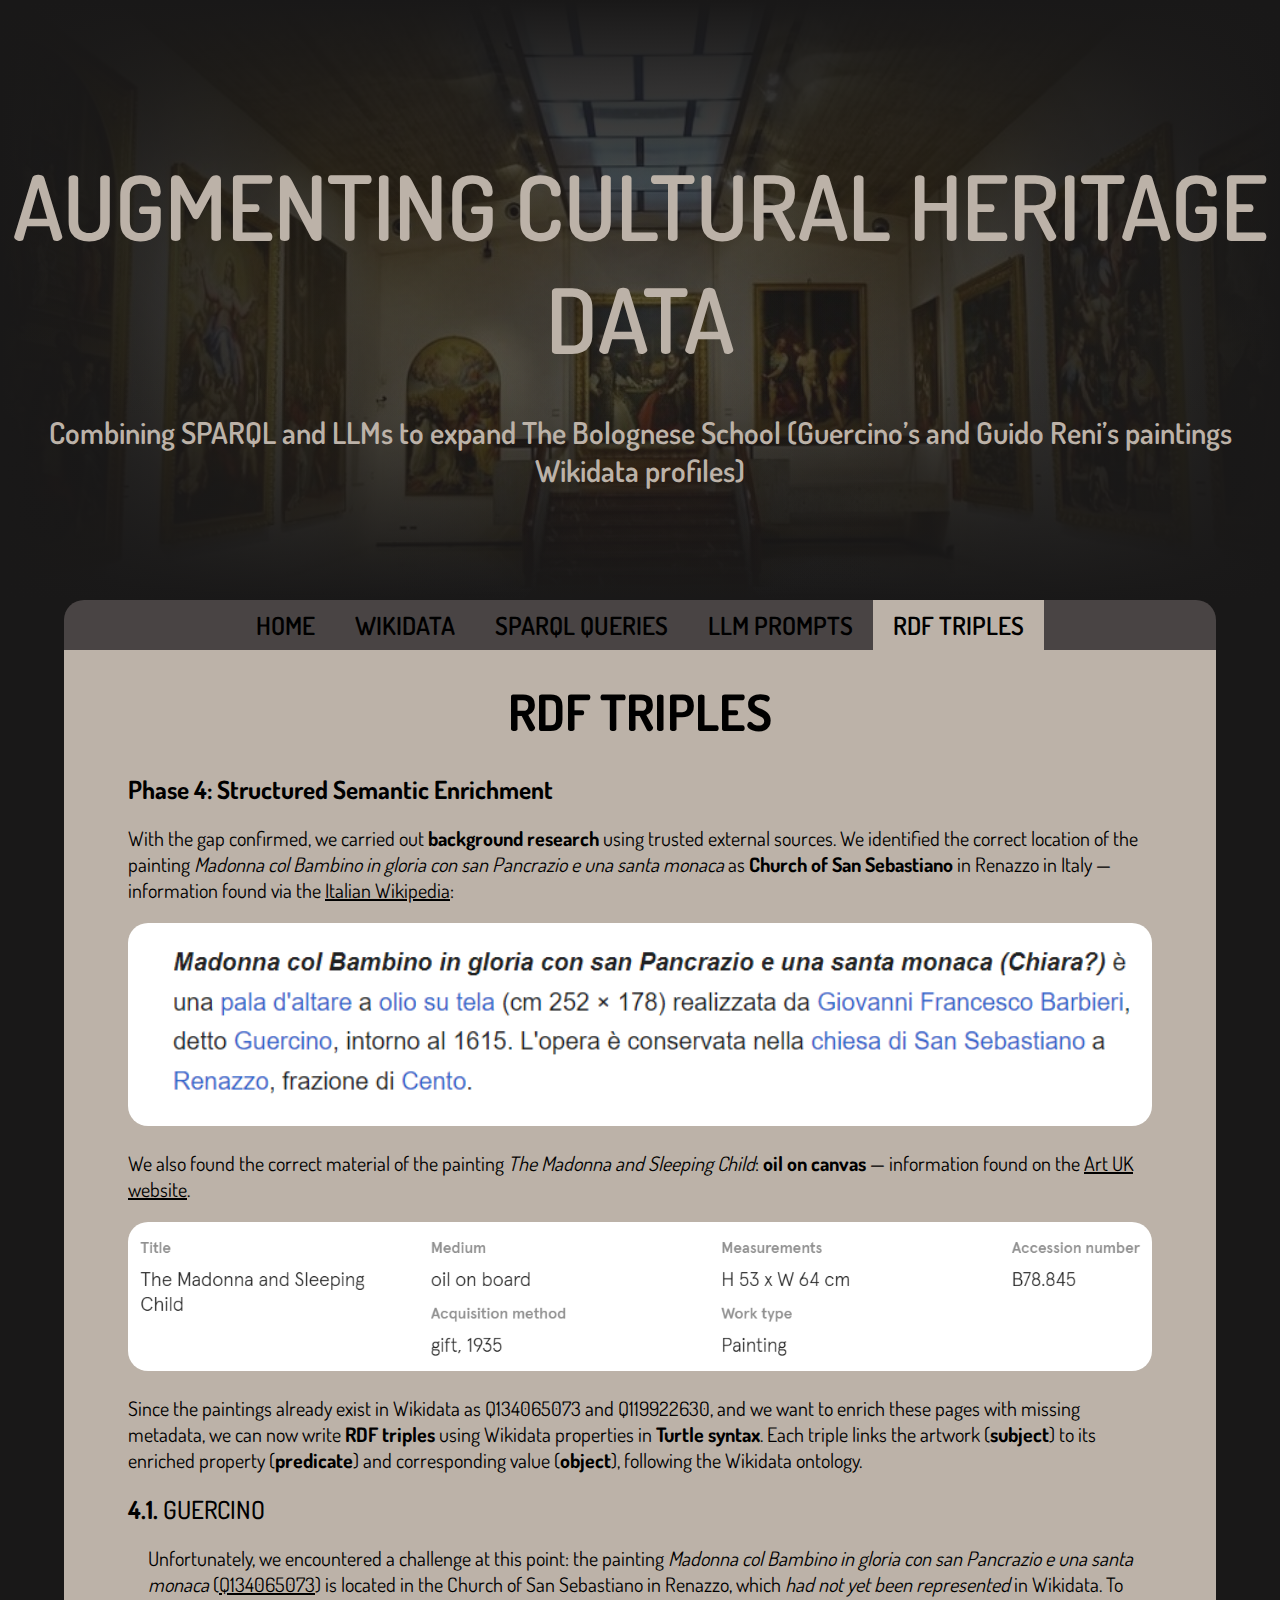
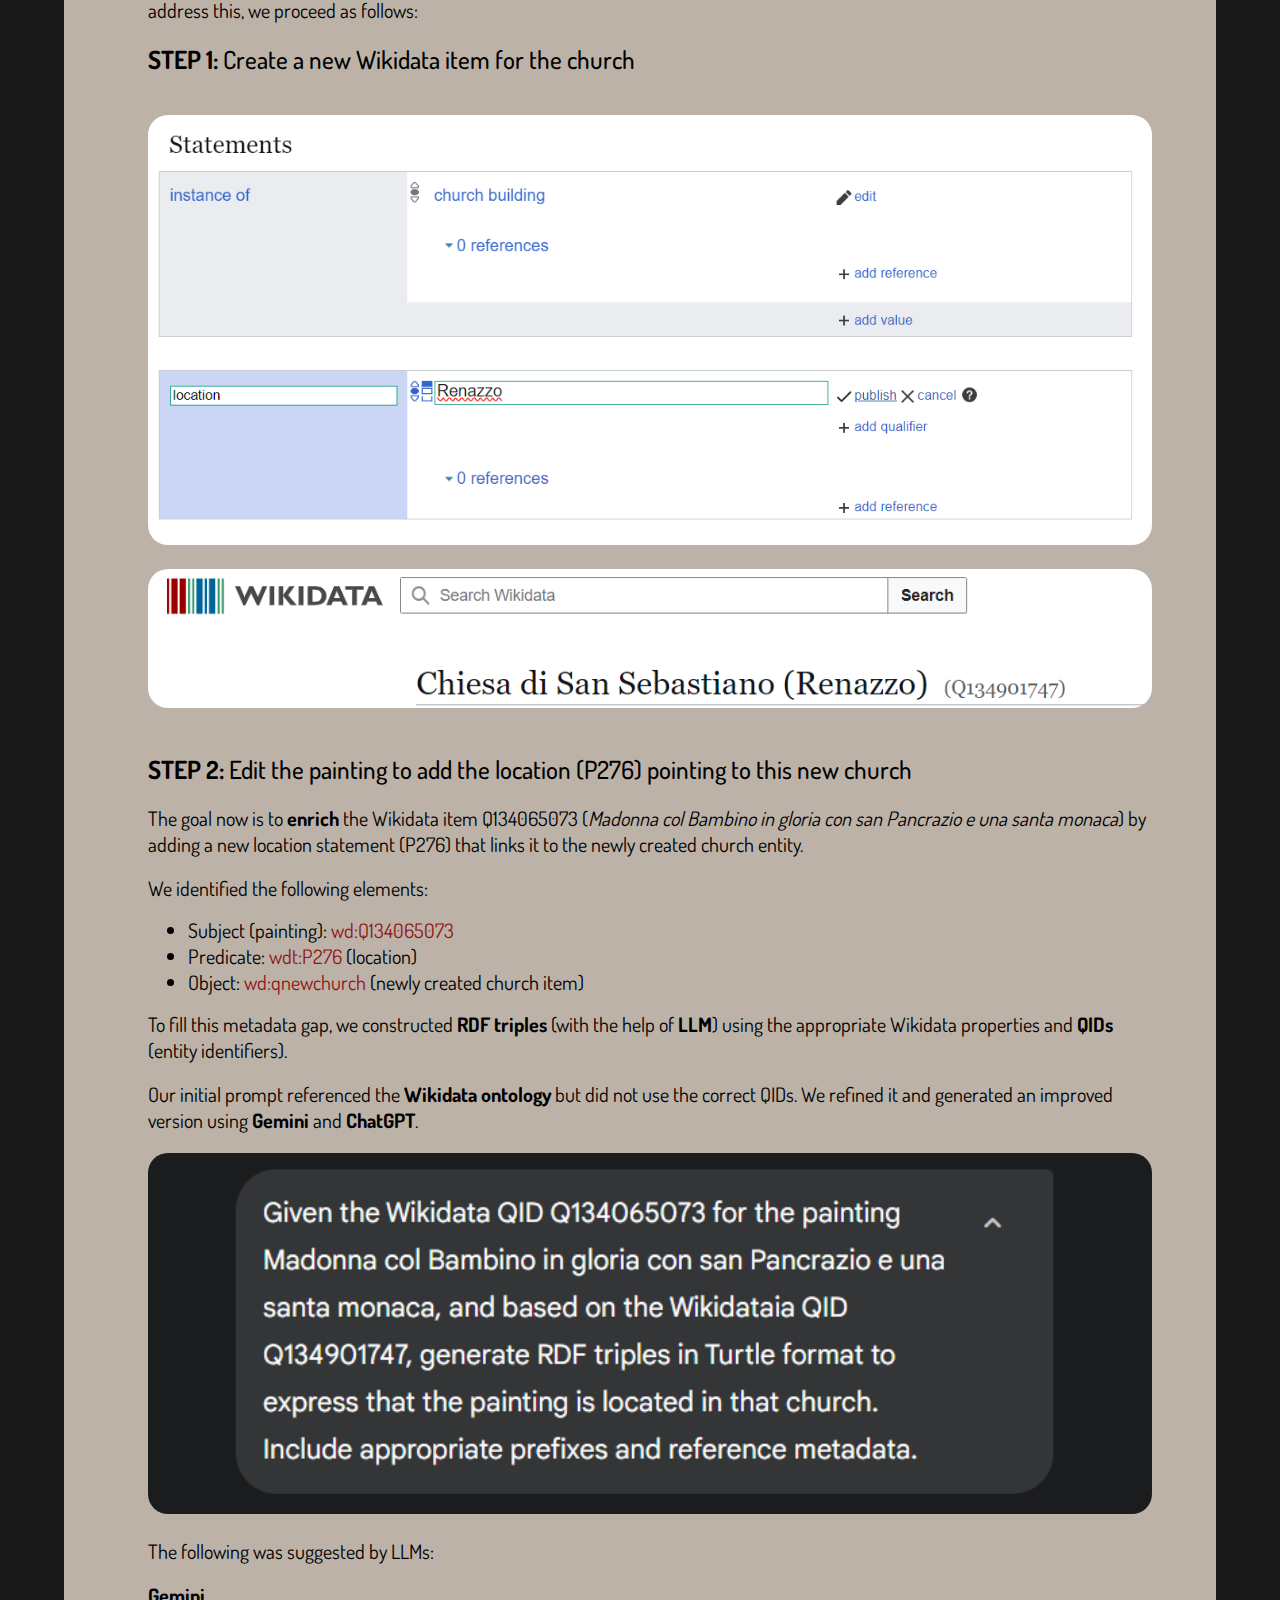
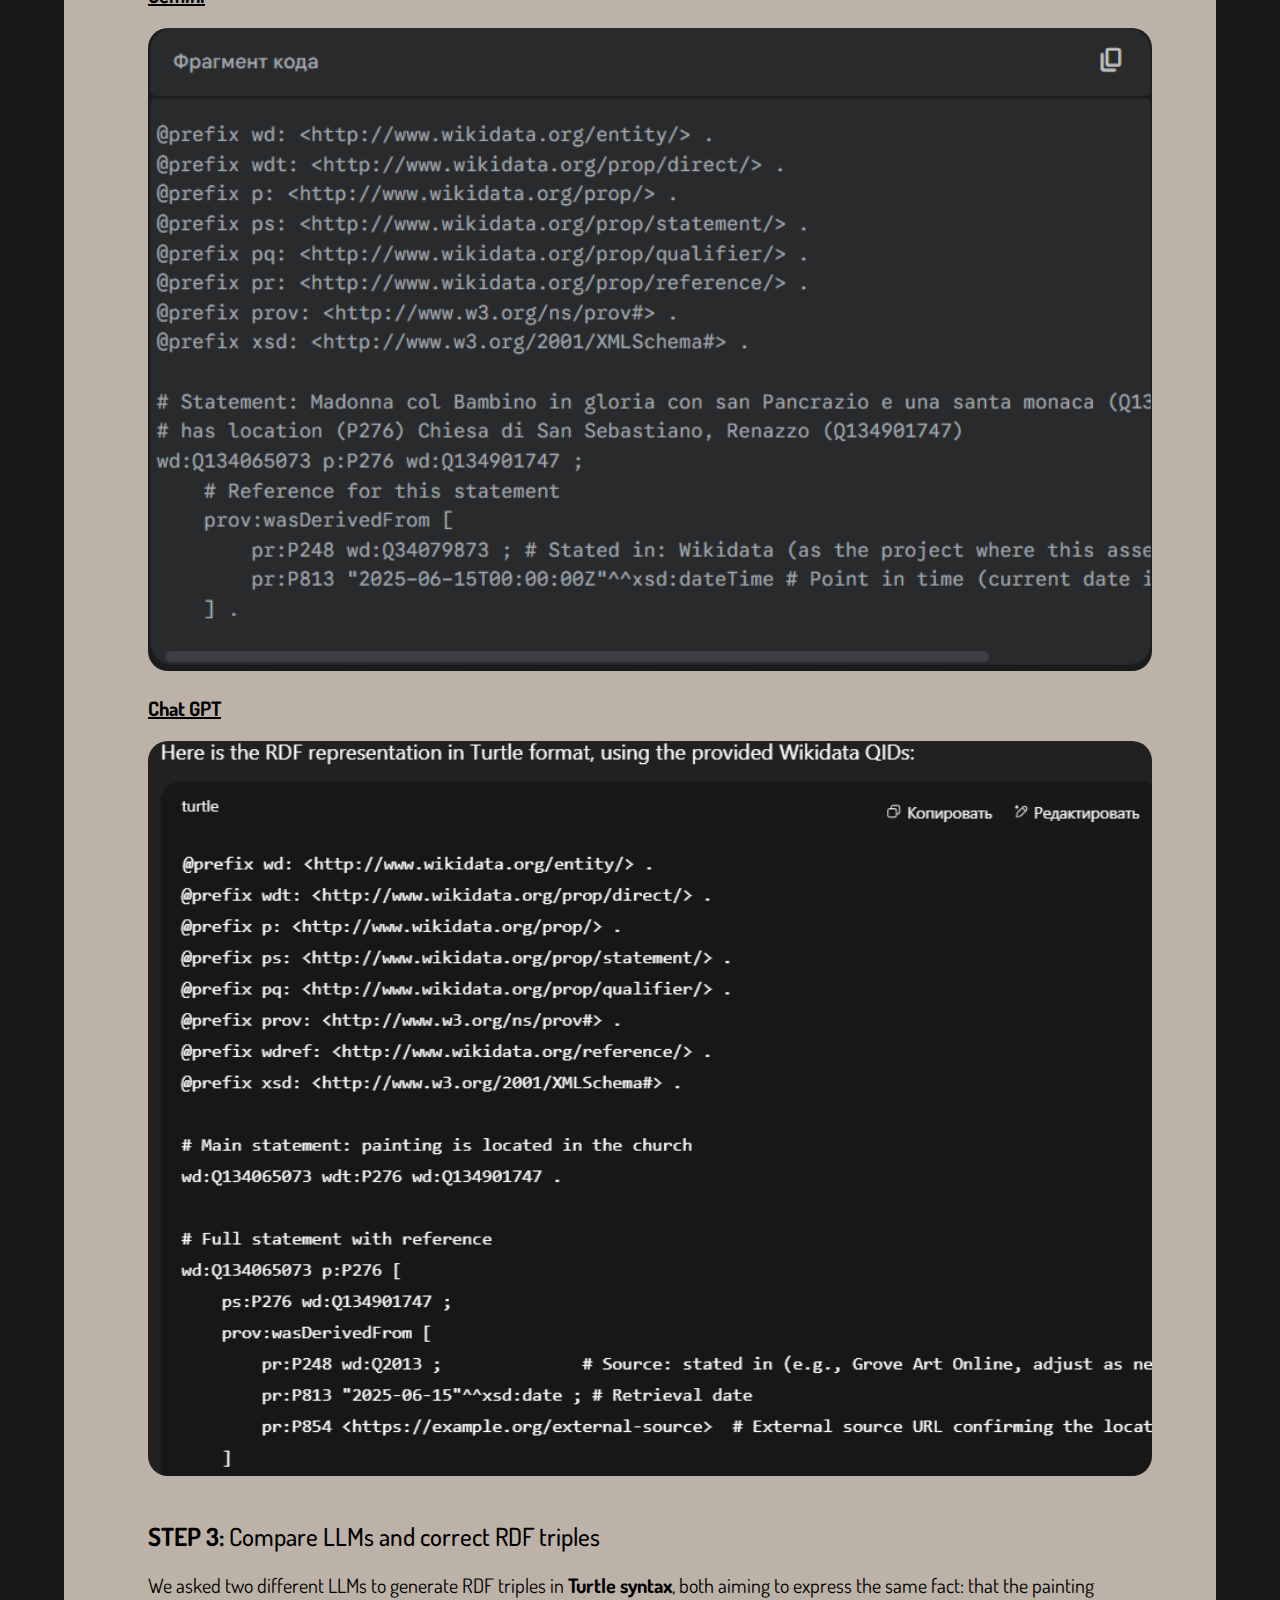
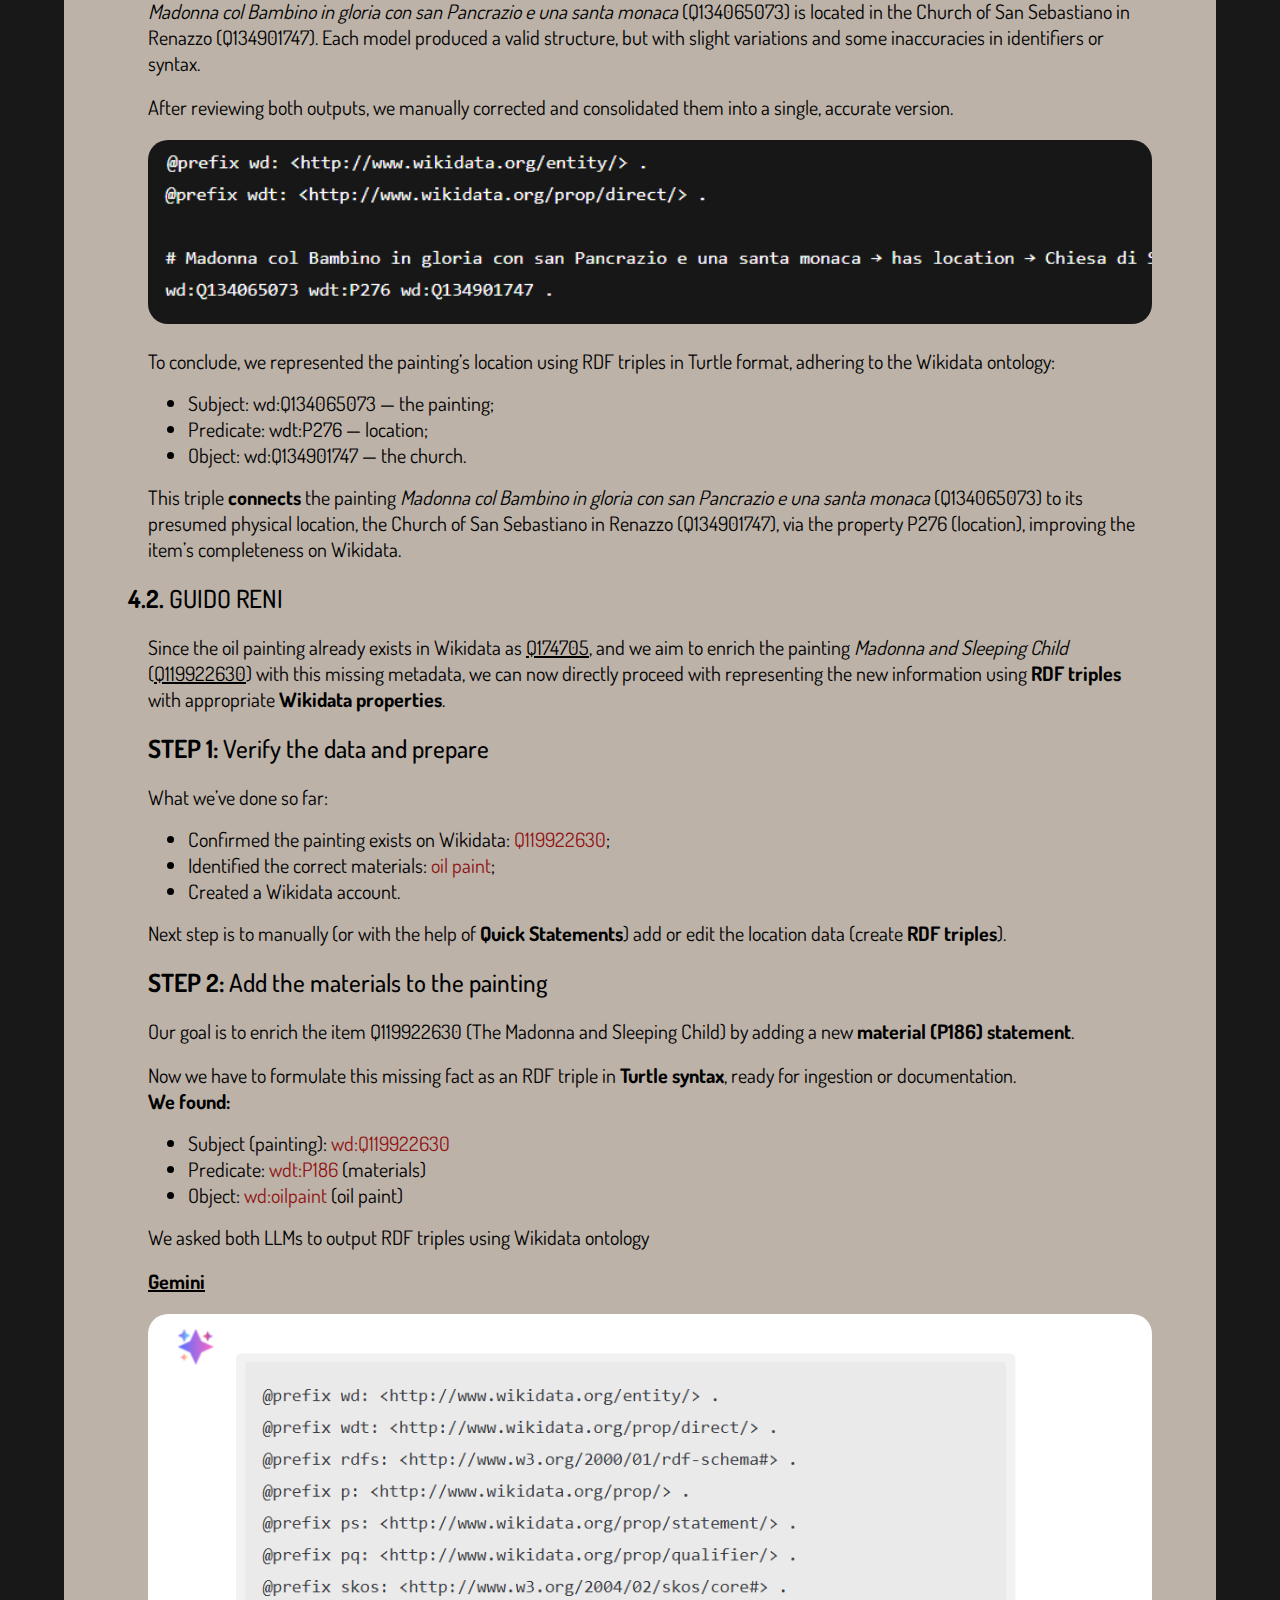
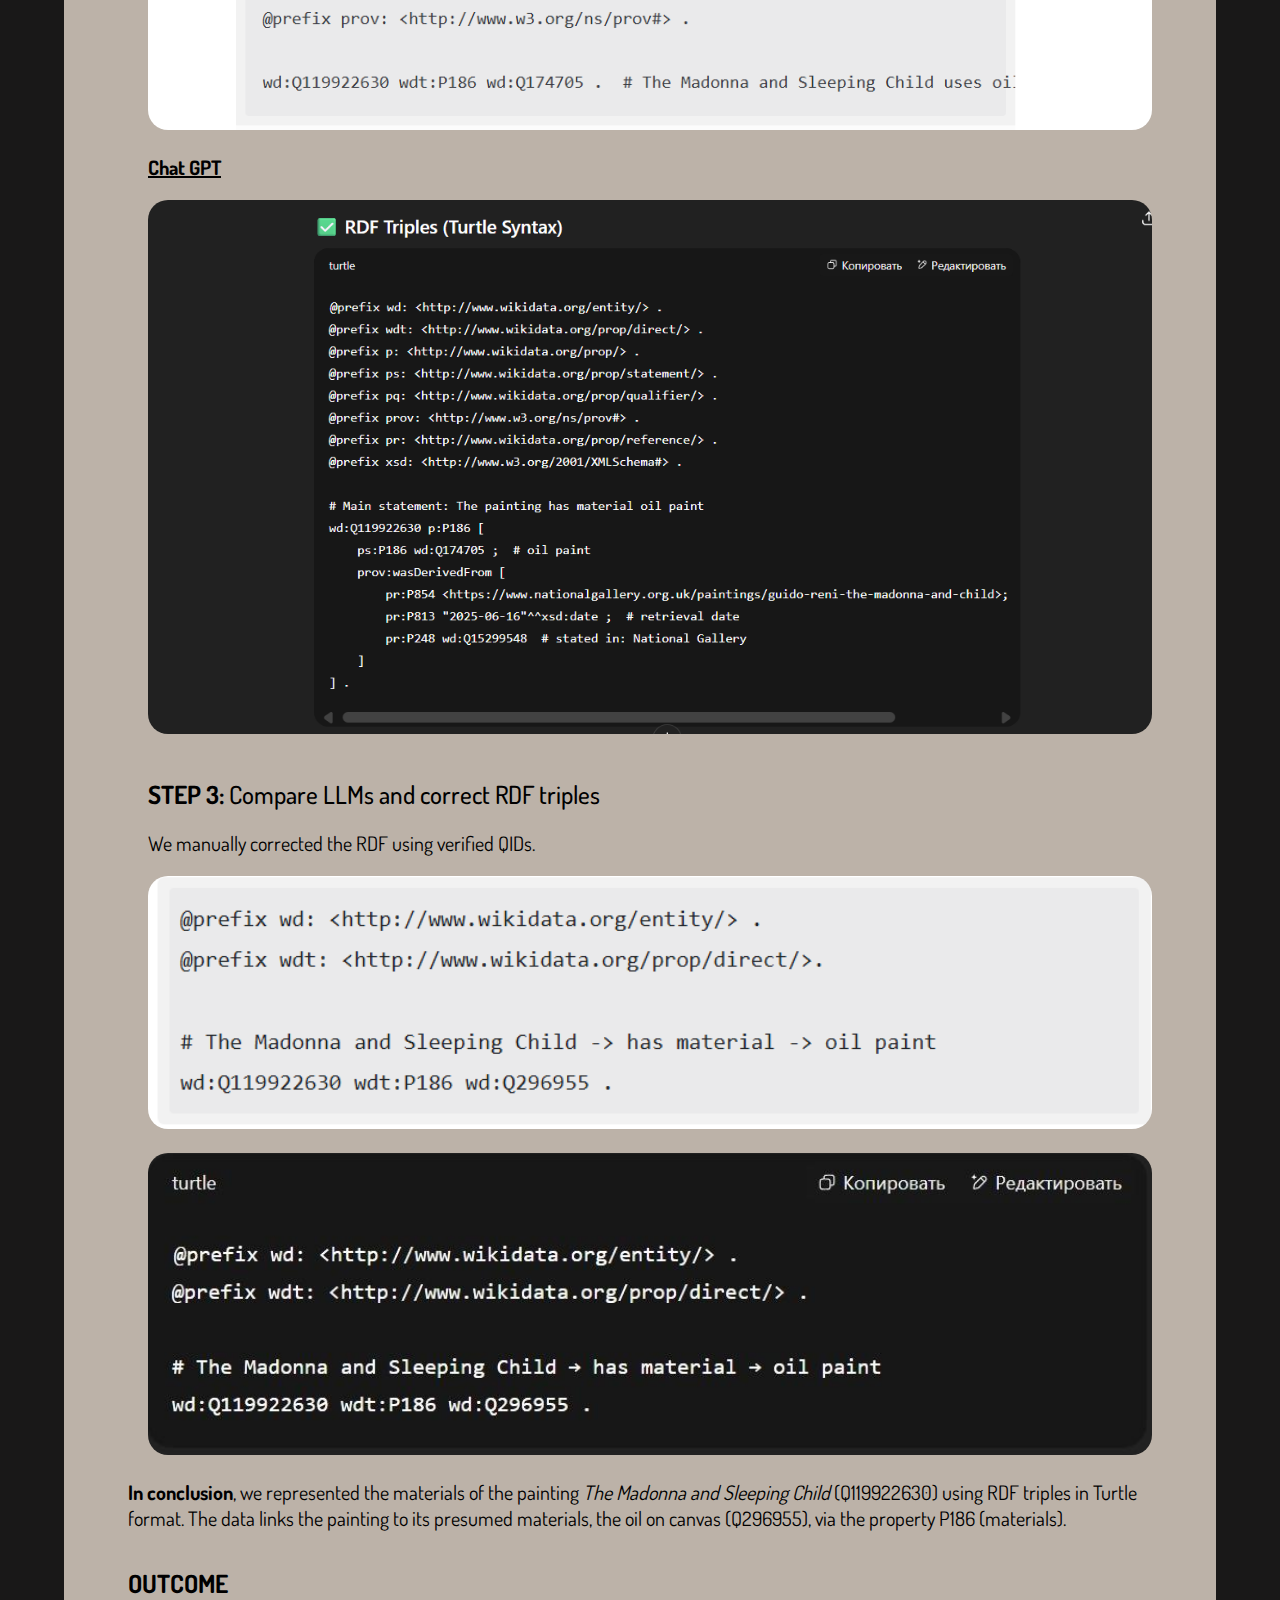
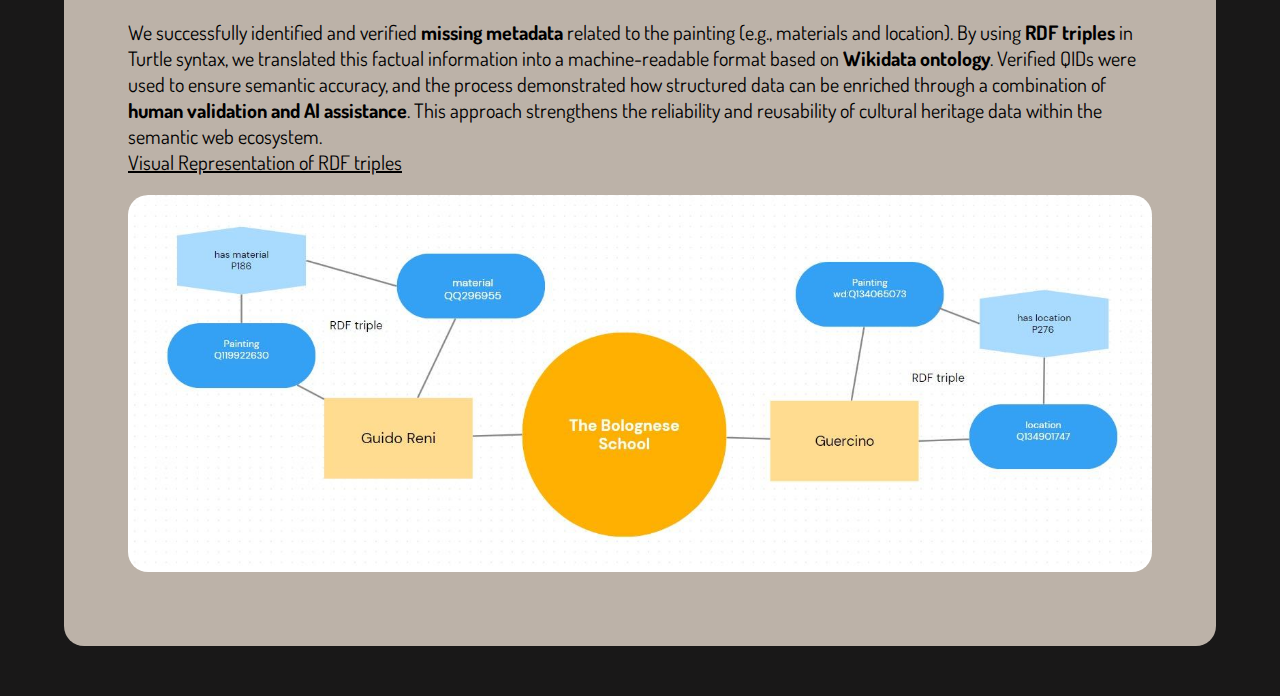
<file: rdf.html>
<!DOCTYPE html>
<html lang="en">
<head>
    <meta charset="UTF-8">
    <title>Rdf Triples</title>

    <link rel="stylesheet" href="../css/index.css">
    <link rel="stylesheet" href="../css/rdf.css">
    <meta name="viewport" content="width=device-width, initial-scale=1, maximum-scale=1, user-scalable=no">

    <link rel="preconnect" href="https://fonts.googleapis.com">
    <link rel="preconnect" href="https://fonts.gstatic.com" crossorigin>
    <link href="https://fonts.googleapis.com/css2?family=Dosis:wght@200..800&display=swap" rel="stylesheet">
</head>

<body>
<div class="layout">
    <div class="back">
        <h1 class="title">Augmenting Cultural Heritage Data</h1>
        <p class="subtitle">Combining SPARQL and LLMs to expand The Bolognese School (Guercino’s and Guido Reni’s
            paintings Wikidata profiles)</p>
    </div>
    <div class="menu">
        <a class="home-link" href="../index.html">HOME</a>
        <a class="wikidata-link" href="wikidata.html">WIKIDATA</a>
        <a class="sparql-link" href="sparql.html">SPARQL QUERIES</a>
        <a class="llm-link" href="llm.html">LLM PROMPTS</a>
        <a class="rdf-link" href="">RDF TRIPLES</a>
    </div>
    <div class="content">
        <h2>RDF TRIPLES</h2>
        <h3>Phase 4: Structured Semantic Enrichment</h3>
        <p>With the gap confirmed, we carried out <b>background research</b> using trusted external sources. We
            identified the correct location of the painting <i>Madonna col Bambino in gloria con san Pancrazio e una
                santa monaca</i> as <b>Church of San Sebastiano</b> in Renazzo in Italy — information found via the
            <a href="https://it.m.wikipedia.org/wiki/Madonna_col_Bambino_in_gloria_con_san_Pancrazio_e_una_santa_monaca">
                Italian Wikipedia</a>:</p>
        <img src="../img/query41.png" alt="">
        <p>We also found the correct material of the painting <i>The Madonna and Sleeping Child</i>: <b>oil on
            canvas</b> — information found on the <a
                href="https://artuk.org/discover/artworks/the-madonna-and-sleeping-child-162669">Art UK website</a>.</p>
        <img src="../img/query42.png" alt="">
        <p>Since the paintings already exist in Wikidata as Q134065073 and Q119922630, and we
            want to enrich these pages with missing metadata, we can now write <b>RDF triples</b> using Wikidata
            properties in <b>Turtle syntax</b>. Each triple links the artwork (<b>subject</b>) to its enriched property
            (<b>predicate</b>) and corresponding value (<b>object</b>), following the Wikidata ontology.</p>
        <h4><b>4.1.</b> GUERCINO</h4>
        <div class="tabulation">
            <p>Unfortunately, we encountered a challenge at this point: the painting <i>Madonna col Bambino in gloria
                con
                san Pancrazio e una santa monaca</i> (<a href="https://www.wikidata.org/wiki/Q134065073">Q134065073</a>)
                is
                located in the Church of San Sebastiano in Renazzo, which <i>had not yet been represented</i> in
                Wikidata.
                To address this, we proceed as follows:</p>
            <h4><b>STEP 1:</b> Create a new Wikidata item for the church</h4>
            <img src="../img/query411.png" alt="">
            <a href="https://www.wikidata.org/wiki/Q134901747"><img class="one-margin" src="../img/query412.png" alt=""></a>
            <h4><b>STEP 2:</b> Edit the painting to add the location (P276) pointing to this new church</h4>
            <p>The goal now is to <b>enrich</b> the Wikidata item Q134065073 (<i>Madonna col Bambino in gloria con san
                Pancrazio e una santa monaca</i>) by adding a new location statement (P276) that links it to the newly
                created church entity.</p><br>
            <p>We identified the following elements:</p>
            <ul>
                <li>Subject (painting): <span class="red">wd:Q134065073</span></li>
                <li>Predicate: <span class="red">wdt:P276</span> (location)</li>
                <li>Object: <span class="red">wd:qnewchurch</span> (newly created church item)</li>
            </ul>
            <p>To fill this metadata gap, we constructed <b>RDF triples</b> (with the help of <b>LLM</b>) using the
                appropriate Wikidata properties and <b>QIDs</b> (entity identifiers).</p><br>
            <p>Our initial prompt referenced the <b>Wikidata ontology</b> but did not use the correct QIDs. We refined
                it
                and generated an improved version using <b>Gemini</b> and <b>ChatGPT</b>.</p>
            <img src="../img/query413.png" alt="">
            <p>The following was suggested by LLMs:</p><br>
            <p><u><b>Gemini</b></u></p>
            <img src="../img/query414.png" alt="">
            <p><u><b>Chat GPT</b></u></p>
            <img src="../img/query415.png" alt="">
            <h4><b>STEP 3:</b> Compare LLMs and correct RDF triples</h4>
            <p>We asked two different LLMs to generate RDF triples in <b>Turtle syntax</b>, both aiming to express the
                same
                fact: that the painting <i>Madonna col Bambino in gloria con san Pancrazio e una santa monaca</i>
                (Q134065073) is located in the Church of San Sebastiano in Renazzo (Q134901747). Each model produced a
                valid structure, but with slight variations and some inaccuracies in identifiers or syntax.</p><br>
            <p>After reviewing both outputs, we manually corrected and consolidated them into a single, accurate
                version.</p>
            <img src="../img/query416.png" alt="">
            <p>To conclude, we represented the painting’s location using RDF triples in Turtle format, adhering to the
                Wikidata ontology:</p>
            <ul>
                <li>Subject: wd:Q134065073 — the painting;</li>
                <li>Predicate: wdt:P276 — location;</li>
                <li>Object: wd:Q134901747 — the church.</li>
            </ul>
            <p>This triple <b>connects</b> the painting <i>Madonna col Bambino in gloria con san Pancrazio e una santa
                monaca</i> (Q134065073) to its presumed physical location, the Church of San Sebastiano in Renazzo
                (Q134901747), via the property P276 (location), improving the item’s completeness on Wikidata.</p>
        </div>
        <h4><b>4.2.</b> GUIDO RENI</h4>
        <div class="tabulation">
            <p>Since the oil painting already exists in Wikidata as
                <a href="https://www.wikidata.org/wiki/Q174705">Q174705</a>, and we aim to enrich the painting <i>Madonna
                    and Sleeping Child</i> (<a href="https://www.wikidata.org/wiki/Q119922630">Q119922630</a>) with this
                missing metadata, we can now directly proceed with representing the new information using <b>RDF
                    triples</b> with appropriate <b>Wikidata properties</b>.</p>
            <h4><b>STEP 1:</b> Verify the data and prepare</h4>
            <p>What we’ve done so far:</p>
            <ul>
                <li>Confirmed the painting exists on Wikidata: <span class="red">Q119922630</span>;</li>
                <li>Identified the correct materials: <span class="red">oil paint</span>;</li>
                <li>Created a Wikidata account.</li>
            </ul>
            <p>Next step is to manually (or with the help of <b>Quick Statements</b>) add or edit the location data
                (create <b>RDF triples</b>).</p>
            <h4><b>STEP 2:</b> Add the materials to the painting</h4>
            <p>Our goal is to enrich the item Q119922630 (The Madonna and Sleeping Child) by adding a new
                <b>material (P186) statement</b>.</p><br>
            <p>Now we have to formulate this missing fact as an RDF triple in <b>Turtle syntax</b>, ready for ingestion
                or
                documentation.</p>
            <p><b>We found:</b></p>
            <ul>
                <li>Subject (painting): <span class="red">wd:Q119922630</span></li>
                <li>Predicate: <span class="red">wdt:P186</span> (materials)</li>
                <li>Object: <span class="red">wd:oilpaint</span> (oil paint)</li>
            </ul>
            <p>We asked both LLMs to output RDF triples using Wikidata ontology</p><br>
            <p><u><b>Gemini</b></u></p>
            <img src="../img/query421.png" alt="">
            <p><u><b>Chat GPT</b></u></p>
            <img src="../img/query422.png" alt="">
            <h4><b>STEP 3:</b> Compare LLMs and correct RDF triples</h4>
            <p>We manually corrected the RDF using verified QIDs.</p>
            <img src="../img/query423.png" alt="">
            <img class="one-margin" src="../img/query424.jpg" alt="">
        </div>
        <p><b>In conclusion</b>, we represented the materials of the painting <i>The Madonna and Sleeping Child</i>
            (Q119922630) using RDF triples in Turtle format. The data links the painting to its presumed materials,
            the oil on canvas (Q296955), via the property P186 (materials).</p><br><br>
        <h3>OUTCOME</h3>
        <p>We successfully identified and verified <b>missing metadata</b> related to the painting (e.g., materials and
            location). By using <b>RDF triples</b> in Turtle syntax, we translated this factual information into a
            machine-readable format based on <b>Wikidata ontology</b>. Verified QIDs were used to ensure semantic
            accuracy, and the process demonstrated how structured data can be enriched through a combination of
            <b>human validation and AI assistance</b>. This approach strengthens the reliability and reusability of
            cultural heritage data within the semantic web ecosystem.</p>
        <p><u>Visual Representation of RDF triples</u></p>
        <img src="../img/query425.jpg" alt="">
    </div>
</div>
</body>
</html>
</file>
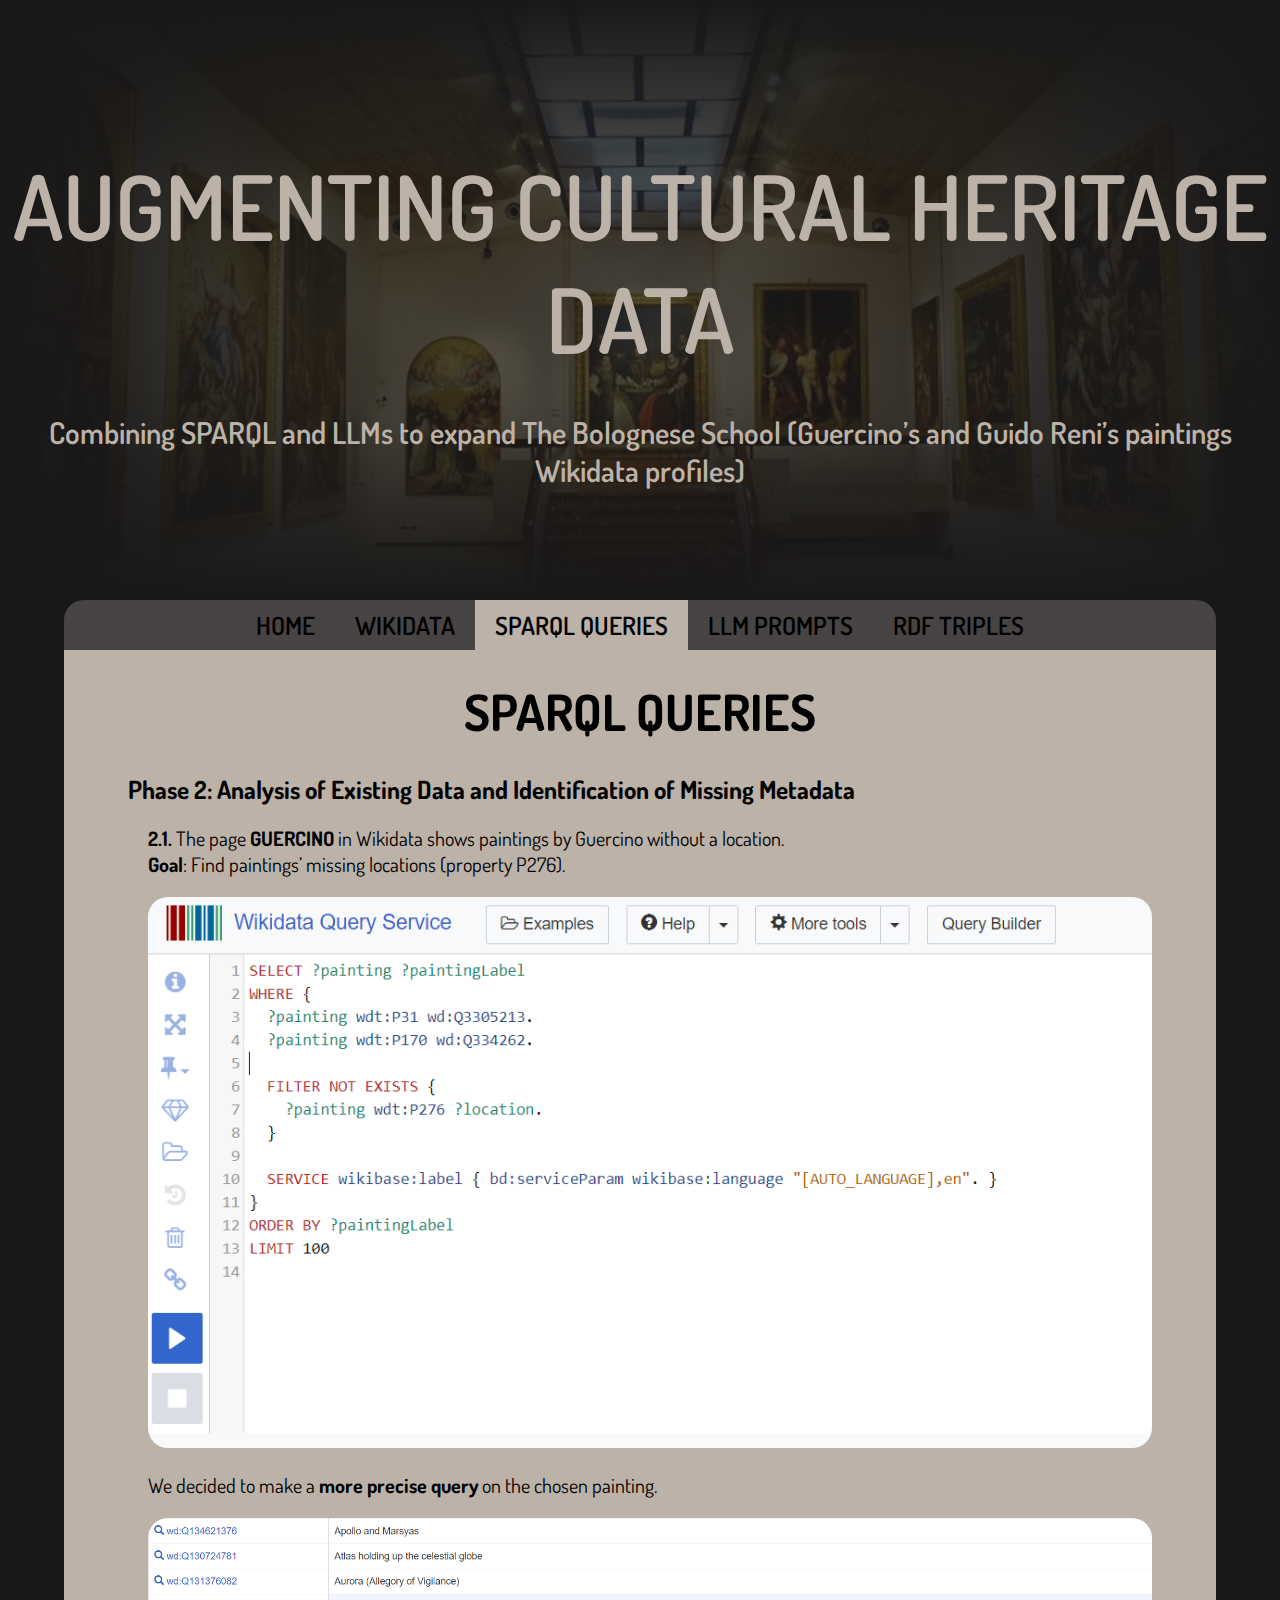
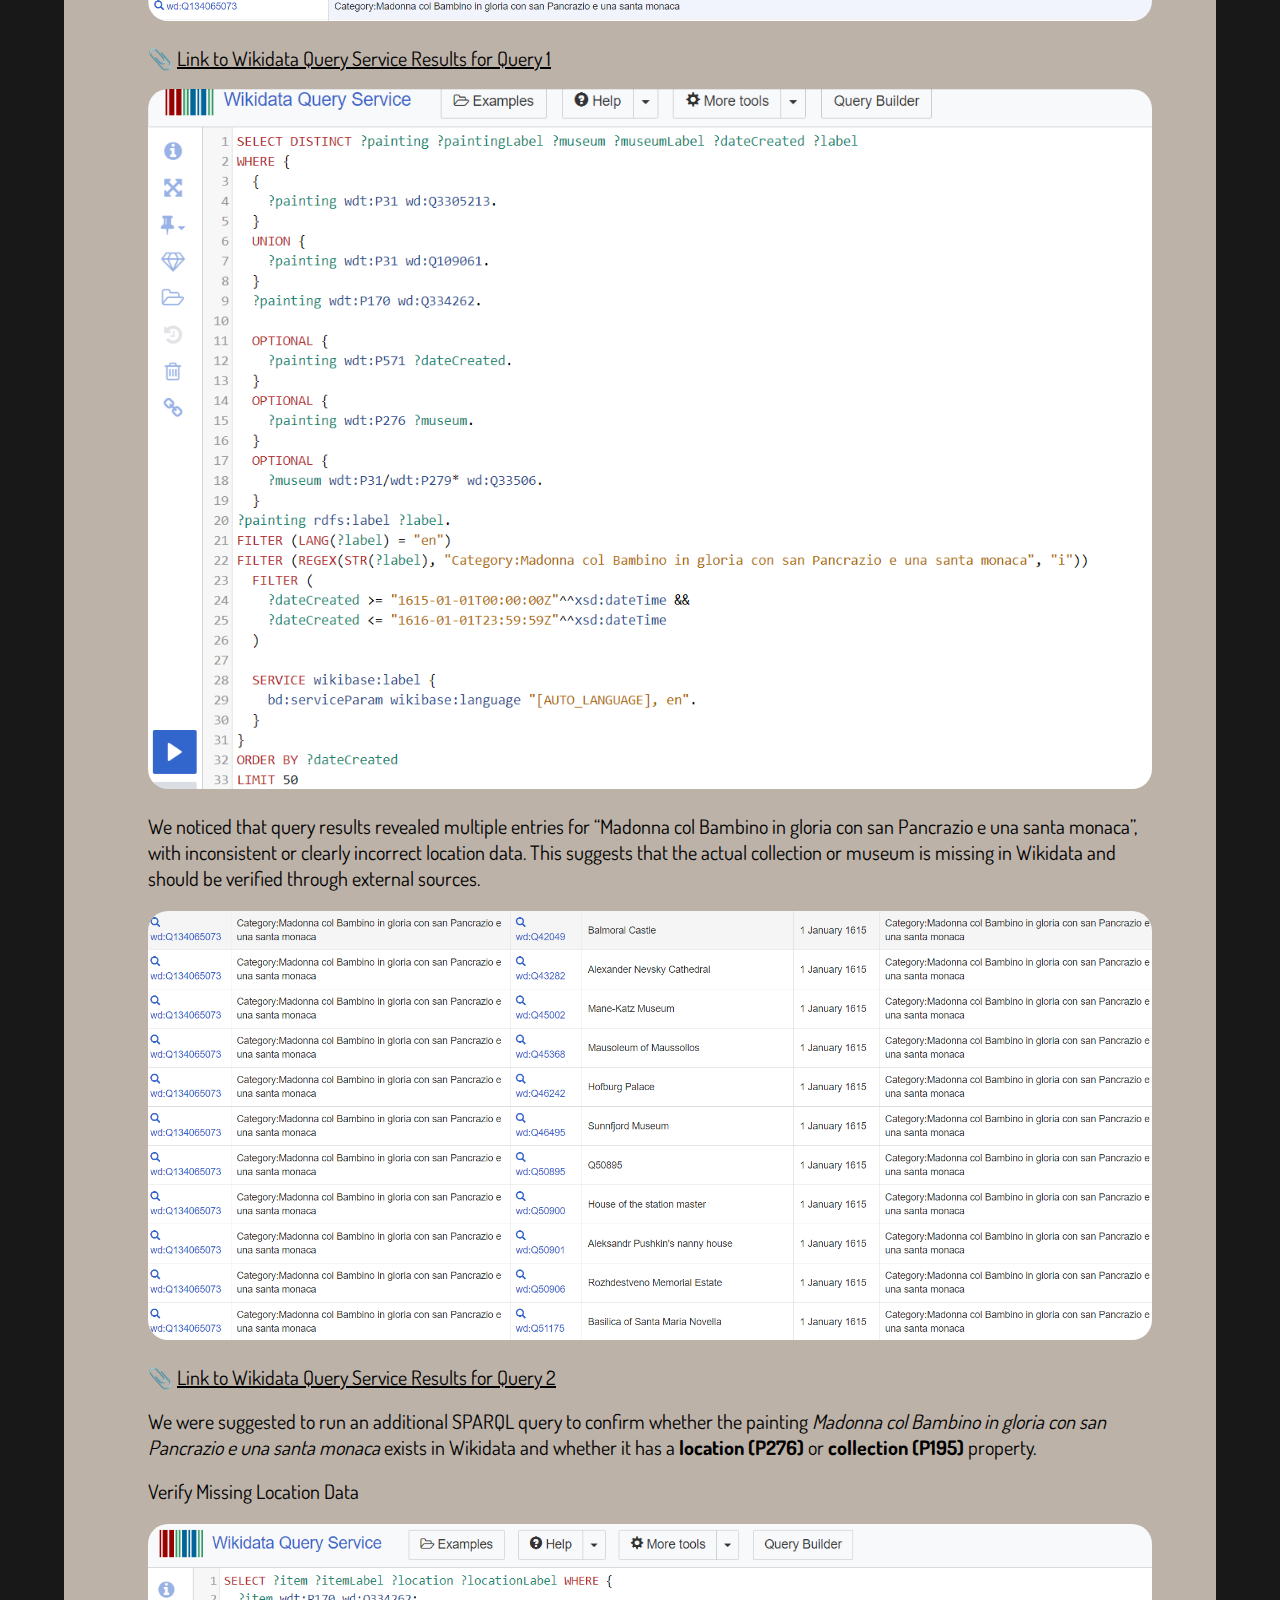
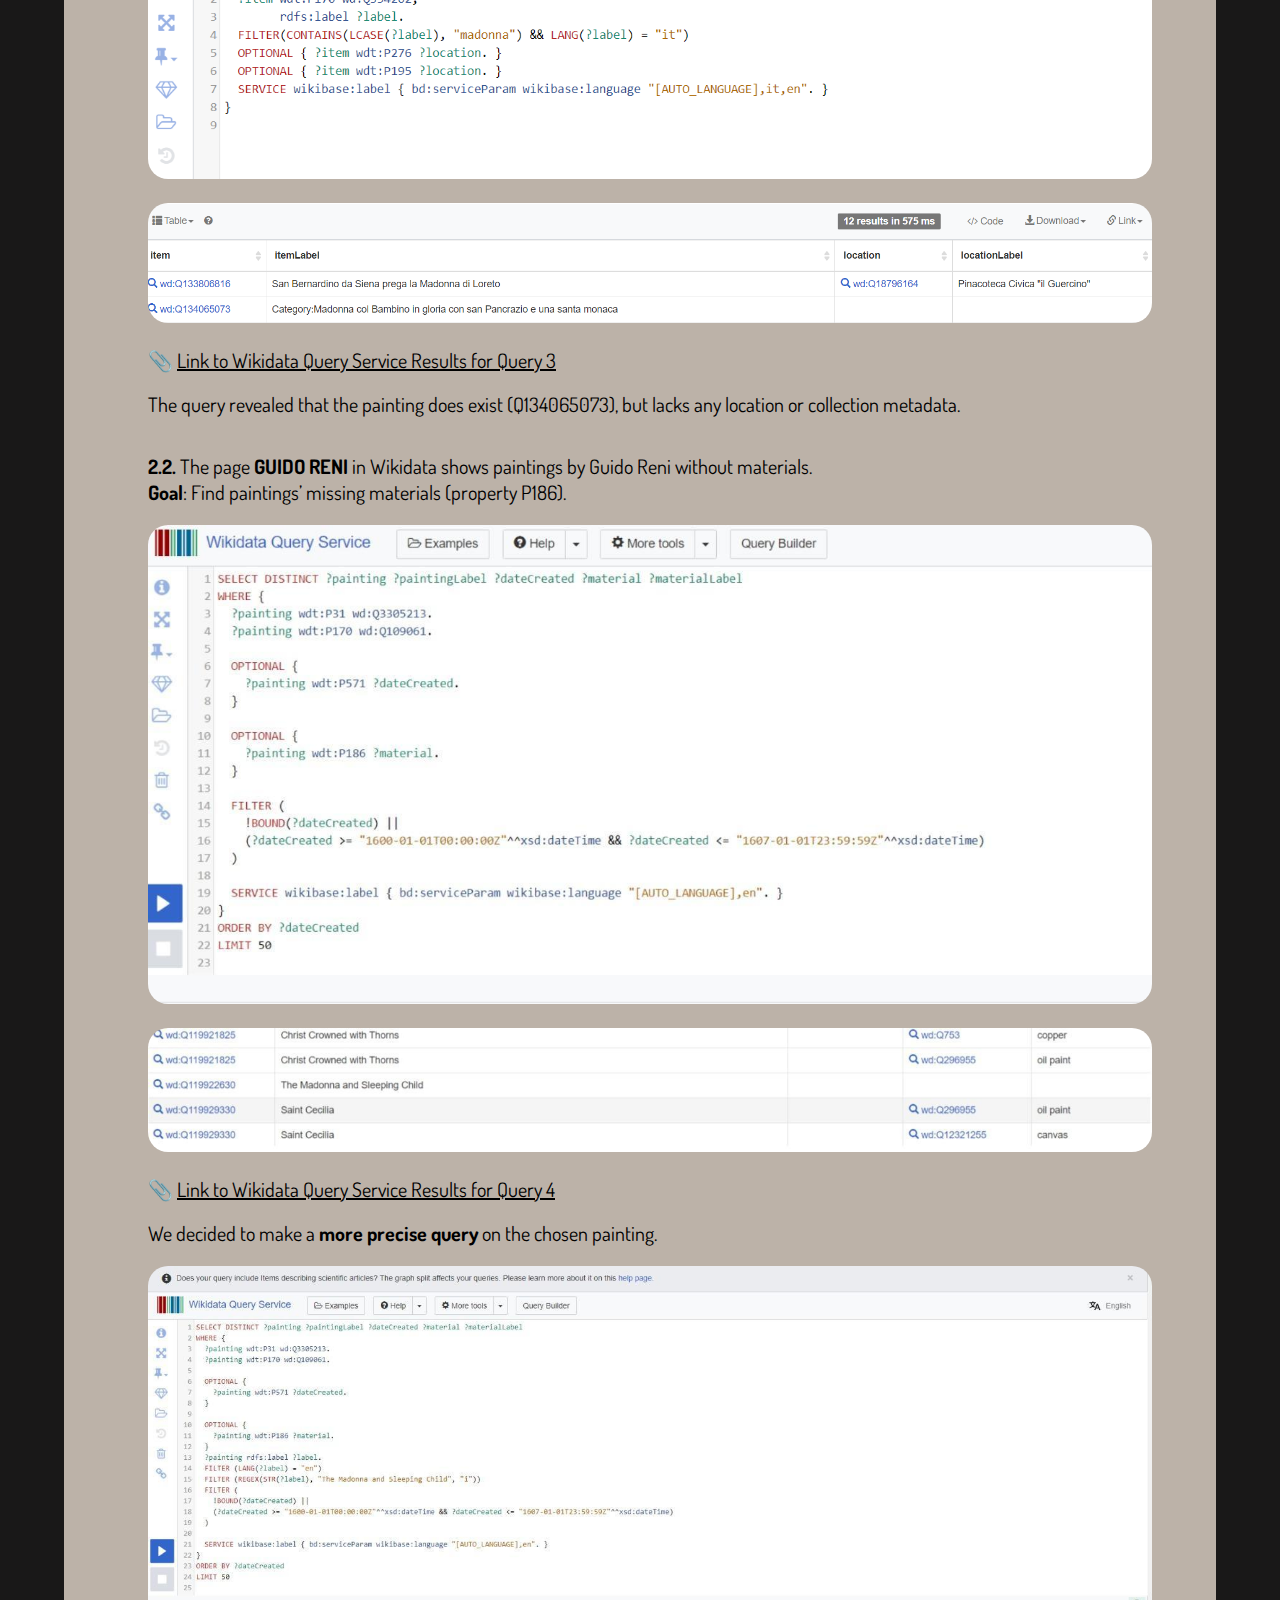
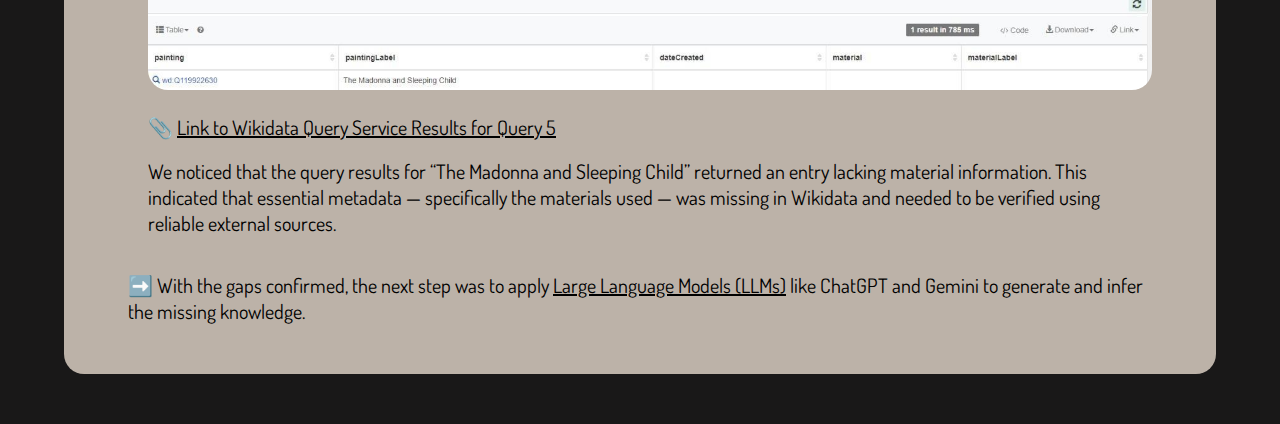
<file: sparql.html>
<!DOCTYPE html>
<html lang="en">
<head>
    <meta charset="UTF-8">
    <title>Sparql Queries</title>

    <link rel="stylesheet" href="../css/index.css">
    <link rel="stylesheet" href="../css/sparql.css">
    <meta name="viewport" content="width=device-width, initial-scale=1, maximum-scale=1, user-scalable=no">

    <link rel="preconnect" href="https://fonts.googleapis.com">
    <link rel="preconnect" href="https://fonts.gstatic.com" crossorigin>
    <link href="https://fonts.googleapis.com/css2?family=Dosis:wght@200..800&display=swap" rel="stylesheet">
</head>

<body>
<div class="layout">
    <div class="back">
        <h1 class="title">Augmenting Cultural Heritage Data</h1>
        <p class="subtitle">Combining SPARQL and LLMs to expand The Bolognese School (Guercino’s and Guido Reni’s
            paintings Wikidata profiles)</p>
    </div>
    <div class="menu">
        <a class="home-link" href="../index.html">HOME</a>
        <a class="wikidata-link" href="wikidata.html">WIKIDATA</a>
        <a class="sparql-link" href="">SPARQL QUERIES</a>
        <a class="llm-link" href="llm.html">LLM PROMPTS</a>
        <a class="rdf-link" href="rdf.html">RDF TRIPLES</a>
    </div>
    <div class="content">
        <h2>SPARQL QUERIES</h2>
        <h3>Phase 2: Analysis of Existing Data and Identification of Missing Metadata</h3>
        <div class="tabulation">
            <p><b>2.1.</b> The page <b>GUERCINO</b> in Wikidata shows paintings by Guercino without a location.<br>
                <b>Goal</b>: Find paintings’ missing locations (property P276).</p>
            <img src="../img/query221.png" alt="">
            <p>We decided to make a <b>more precise query</b> on the chosen painting.</p>
            <img src="../img/query222.png" alt="">
            <p>📎
                <a href="https://w.wiki/EV7D&sa=D&source=editors&ust=1750113288226977&usg=AOvVaw22DMTtJCHphSFG5VegJhxF">
                    Link to Wikidata Query Service Results for Query 1</a></p><br>
            <img class="one-margin" src="../img/query223.png" alt="">
            <p>We noticed that query results revealed multiple entries for “Madonna col Bambino in gloria con san
                Pancrazio
                e una santa monaca”, with inconsistent or clearly incorrect location data. This suggests that the actual
                collection or museum is missing in Wikidata and should be verified through external sources.</p>
            <img src="../img/query224.png" alt="">
            <p>📎
                <a href="https://w.wiki/EV87&sa=D&source=editors&ust=1750113288227689&usg=AOvVaw0atri66WHAX5_DjgiDAvAo">
                    Link to Wikidata Query Service Results for Query 2</a></p><br>

            <p>We were suggested to run an additional SPARQL query to confirm whether the painting <i>Madonna col
                Bambino in
                gloria con san Pancrazio e una santa monaca</i> exists in Wikidata and whether it has a <b>location
                (P276)</b> or <b>collection (P195)</b> property.</p><br>
            <p>Verify Missing Location Data</p>
            <img src="../img/query235.png" alt="">
            <img class="one-margin" src="../img/query236.png" alt="">
            <p>📎
                <a href="https://www.google.com/url?q=https://w.wiki/EV89&sa=D&source=editors&ust=1750123099908717&usg=AOvVaw3bGvTtxzWkPdlcezndn0AD">
                    Link to Wikidata Query Service Results for Query 3</a></p><br>
            <p>The query revealed that the painting does exist (Q134065073), but lacks any location or collection
                metadata.</p><br><br>

            <p><b>2.2.</b> The page <b>GUIDO RENI</b> in Wikidata shows paintings by Guido Reni without materials.<br>
                <b>Goal</b>: Find paintings’ missing materials (property P186).</p>
            <img src="../img/query231.jpg" alt="">
            <img class="one-margin" src="../img/query232.jpg" alt="">
            <p>📎
                <a href="https://w.wiki/EV6$&sa=D&source=editors&ust=1750113288228210&usg=AOvVaw1JWXSjExDAtSzvNsGmuVch">
                    Link to Wikidata Query Service Results for Query 4</a></p><br>
            <p>We decided to make a <b>more precise query</b> on the chosen painting.</p>
            <img src="../img/query233.jpg" alt="">
            <p>📎 <a href="https://w.wiki/EV7A">Link to Wikidata Query Service Results for Query 5</a></p><br>
            <p>We noticed that the query results for “The Madonna and Sleeping Child” returned an entry lacking material
                information. This indicated that essential metadata — specifically the materials used — was missing in
                Wikidata and needed to be verified using reliable external sources.</p><br><br>
        </div>
        <p>➡️ With the gaps confirmed, the next step was to apply <a href="llm.html">Large Language Models (LLMs)</a>
        like ChatGPT and Gemini to generate and infer the missing knowledge.</p>
    </div>
</div>
</body>
</html>
</file>
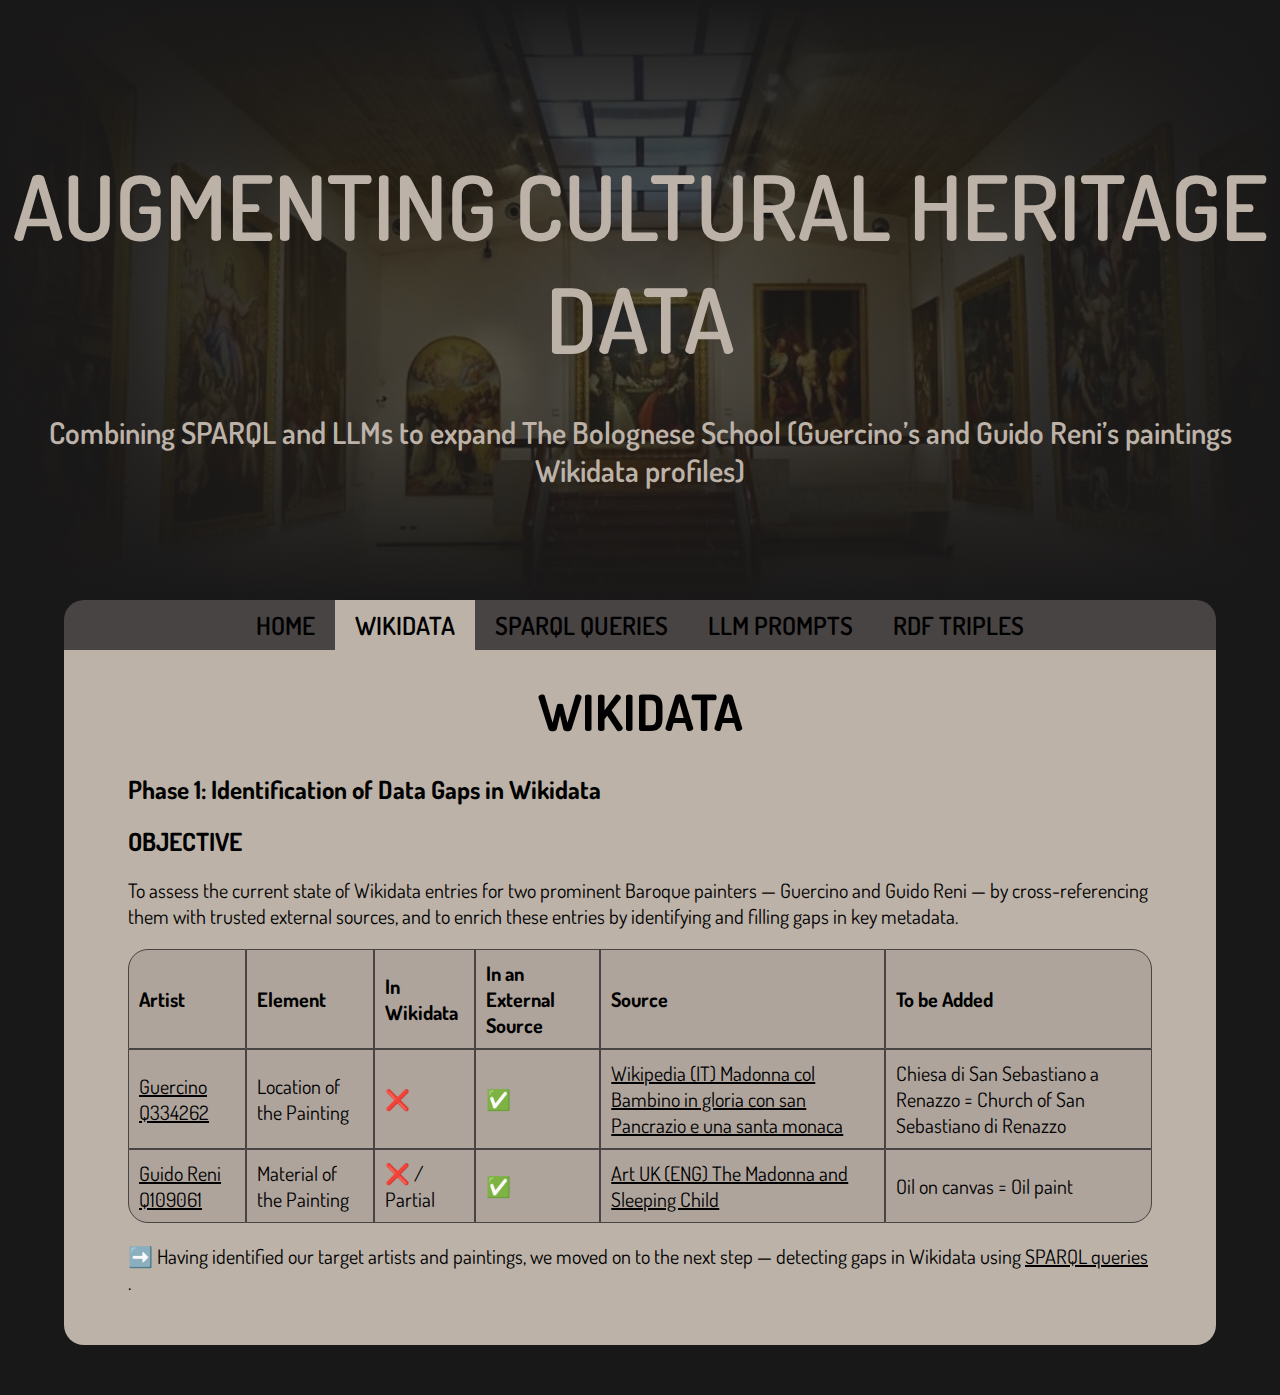
<file: wikidata.html>
<!DOCTYPE html>
<html lang="en">
<head>
    <meta charset="UTF-8">
    <title>Wikidata</title>

    <link rel="stylesheet" href="../css/index.css">
    <link rel="stylesheet" href="../css/wikidata.css">
    <meta name="viewport" content="width=device-width, initial-scale=1, maximum-scale=1, user-scalable=no">

    <link rel="preconnect" href="https://fonts.googleapis.com">
    <link rel="preconnect" href="https://fonts.gstatic.com" crossorigin>
    <link href="https://fonts.googleapis.com/css2?family=Dosis:wght@200..800&display=swap" rel="stylesheet">
</head>

<body>
<div class="layout">
    <div class="back">
        <h1 class="title">Augmenting Cultural Heritage Data</h1>
        <p class="subtitle">Combining SPARQL and LLMs to expand The Bolognese School (Guercino’s and Guido Reni’s
            paintings Wikidata profiles)</p>
    </div>
    <div class="menu">
        <a class="home-link" href="../index.html">HOME</a>
        <a class="wikidata-link" href="">WIKIDATA</a>
        <a class="sparql-link" href="sparql.html">SPARQL QUERIES</a>
        <a class="llm-link" href="llm.html">LLM PROMPTS</a>
        <a class="rdf-link" href="rdf.html">RDF TRIPLES</a>
    </div>
    <div class="content">
        <h2>WIKIDATA</h2>
        <h3>Phase 1: Identification of Data Gaps in Wikidata</h3>
        <h3>OBJECTIVE</h3>
        <p>To assess the current state of Wikidata entries for two prominent Baroque painters — Guercino and Guido Reni
            — by cross-referencing them with trusted external sources, and to enrich these entries by identifying and
            filling gaps in key metadata.</p>
        <table>
            <thead>
            <tr>
                <th class="top-left">Artist</th>
                <th>Element</th>
                <th>In Wikidata</th>
                <th>In an External Source</th>
                <th>Source</th>
                <th class="top-right">To be Added</th>
            </tr>
            </thead>
            <tbody>
            <tr>
                <td><a href="https://www.wikidata.org/wiki/Q334262">Guercino Q334262</a></td>
                <td>Location of the Painting</td>
                <td>❌</td>
                <td>✅</td>
                <td><a href="https://it.m.wikipedia.org/wiki/Madonna_col_Bambino_in_gloria_con_san_Pancrazio_e_una_santa_monaca">Wikipedia (IT) Madonna col Bambino in gloria con san Pancrazio e una santa monaca</a></td>
                <td>Chiesa di San Sebastiano a Renazzo = Church of San Sebastiano di Renazzo</td>
            </tr>
            <tr>
                <td class="bottom-left"><a href="https://www.wikidata.org/wiki/Q109061">Guido Reni Q109061</a></td>
                <td>Material of the Painting</td>
                <td>❌ / Partial</td>
                <td>✅</td>
                <td><a href="https://artuk.org/discover/artworks/the-madonna-and-sleeping-child-162669">Art UK (ENG)
                    The Madonna and Sleeping Child</a></td>
                <td class="bottom-right">Oil on canvas = Oil paint</td>
            </tr>
            </tbody>
        </table>
        <p>➡️ Having identified our target artists and paintings, we moved on to the next step — detecting gaps in
            Wikidata using
            <a href="sparql.html">SPARQL queries</a> .</p>
    </div>

</div>
</body>
</html>
</file>
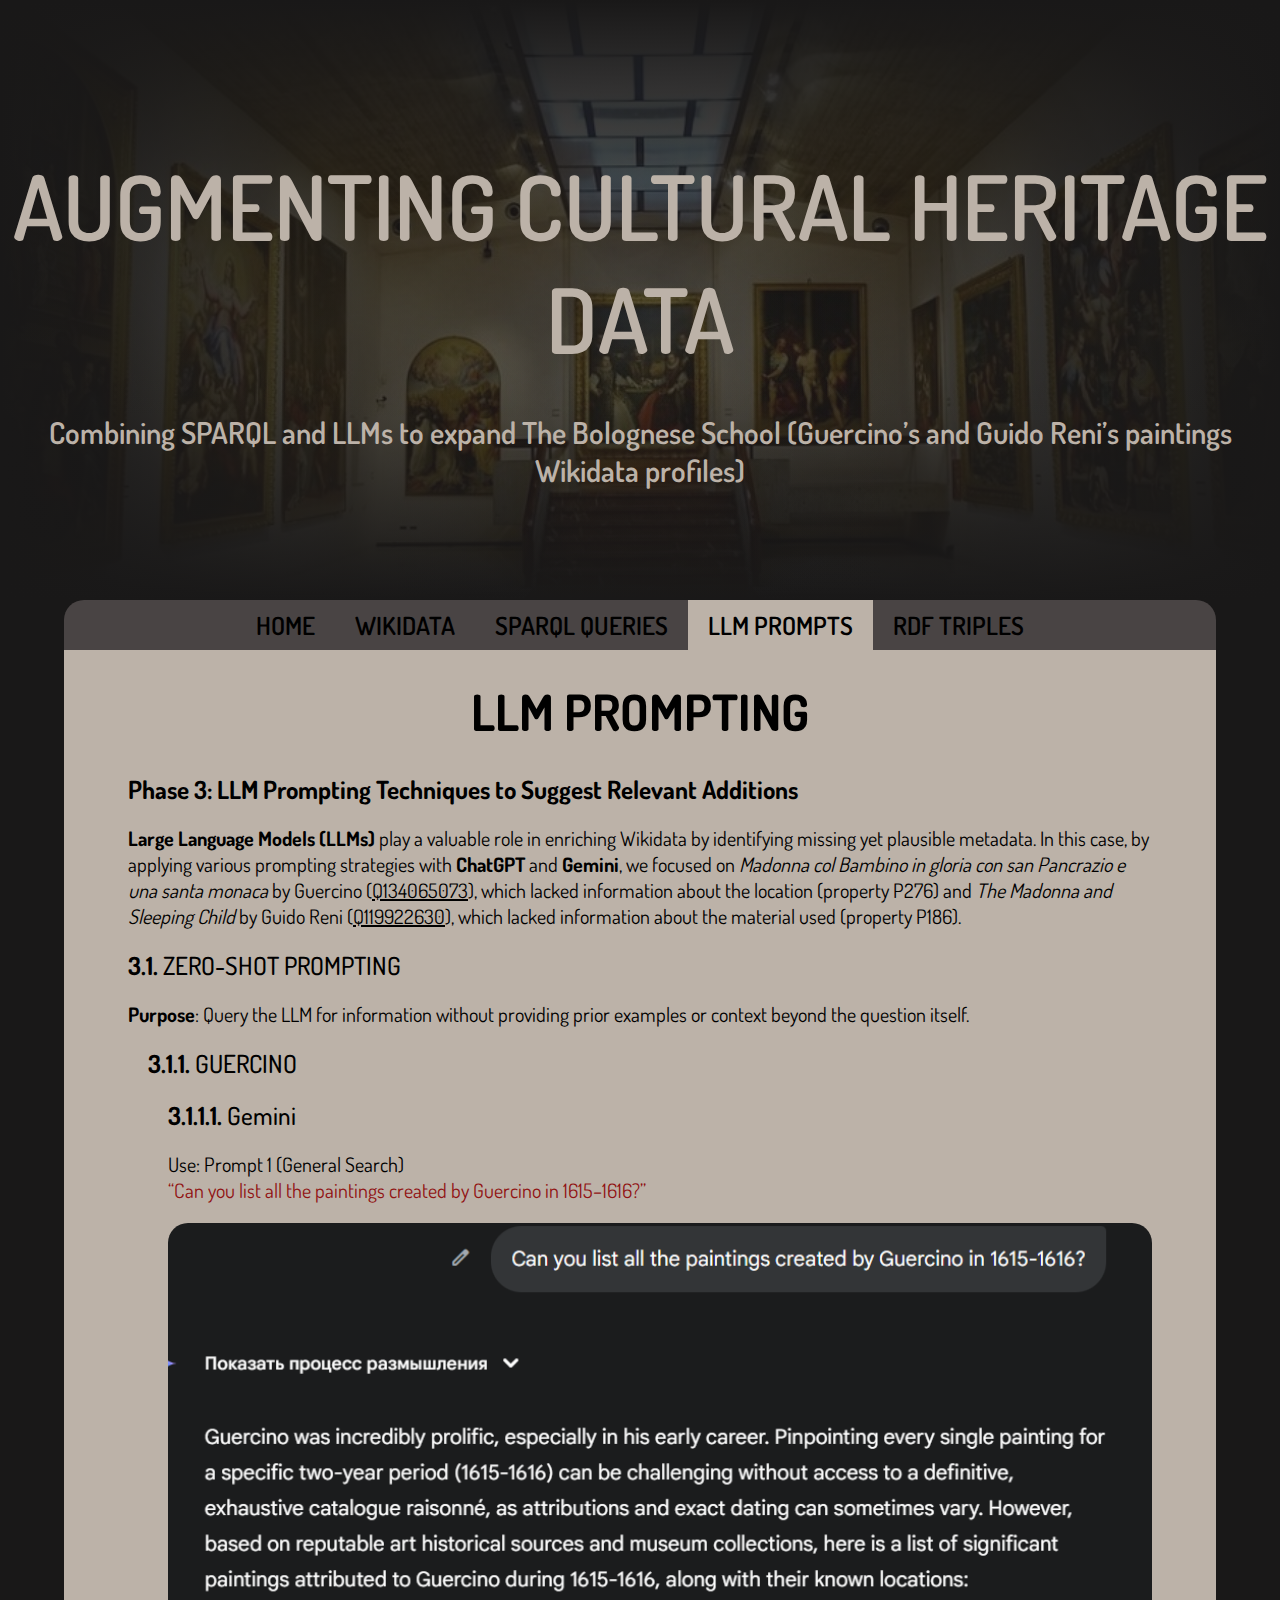
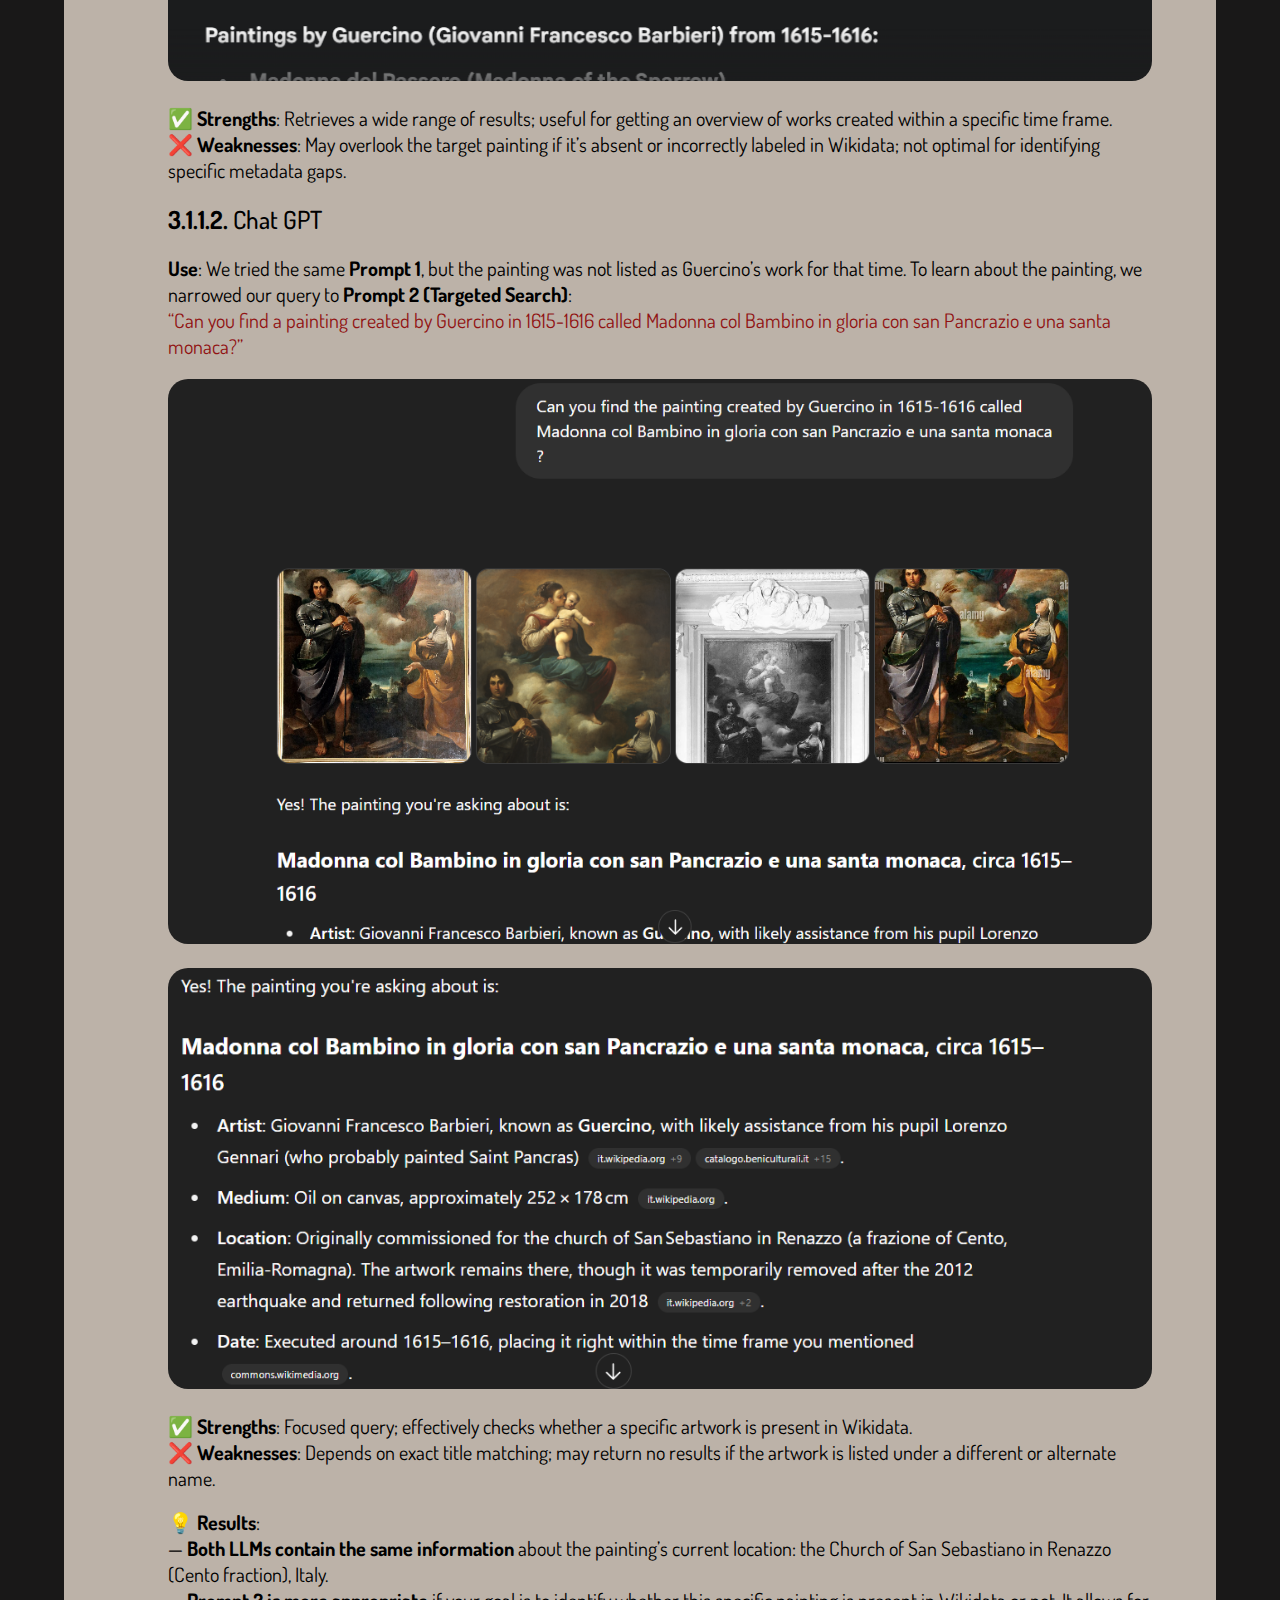
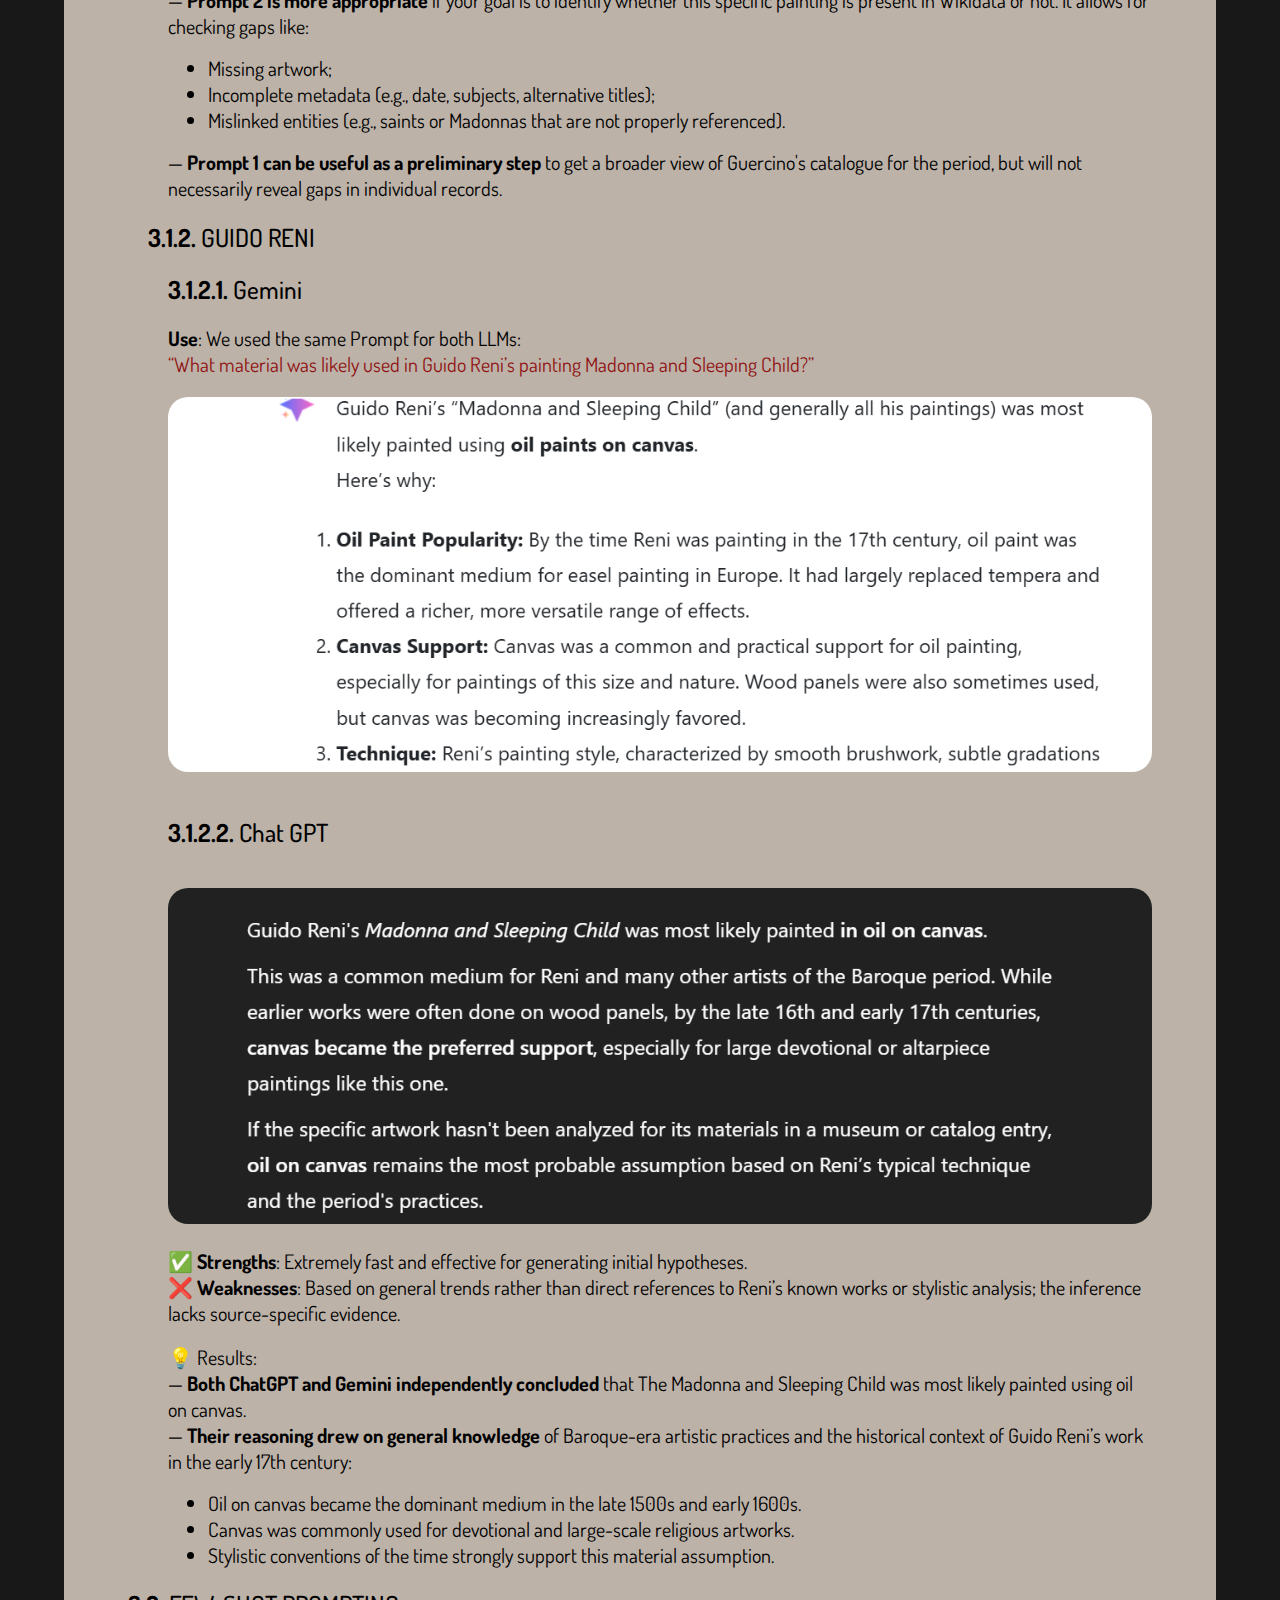
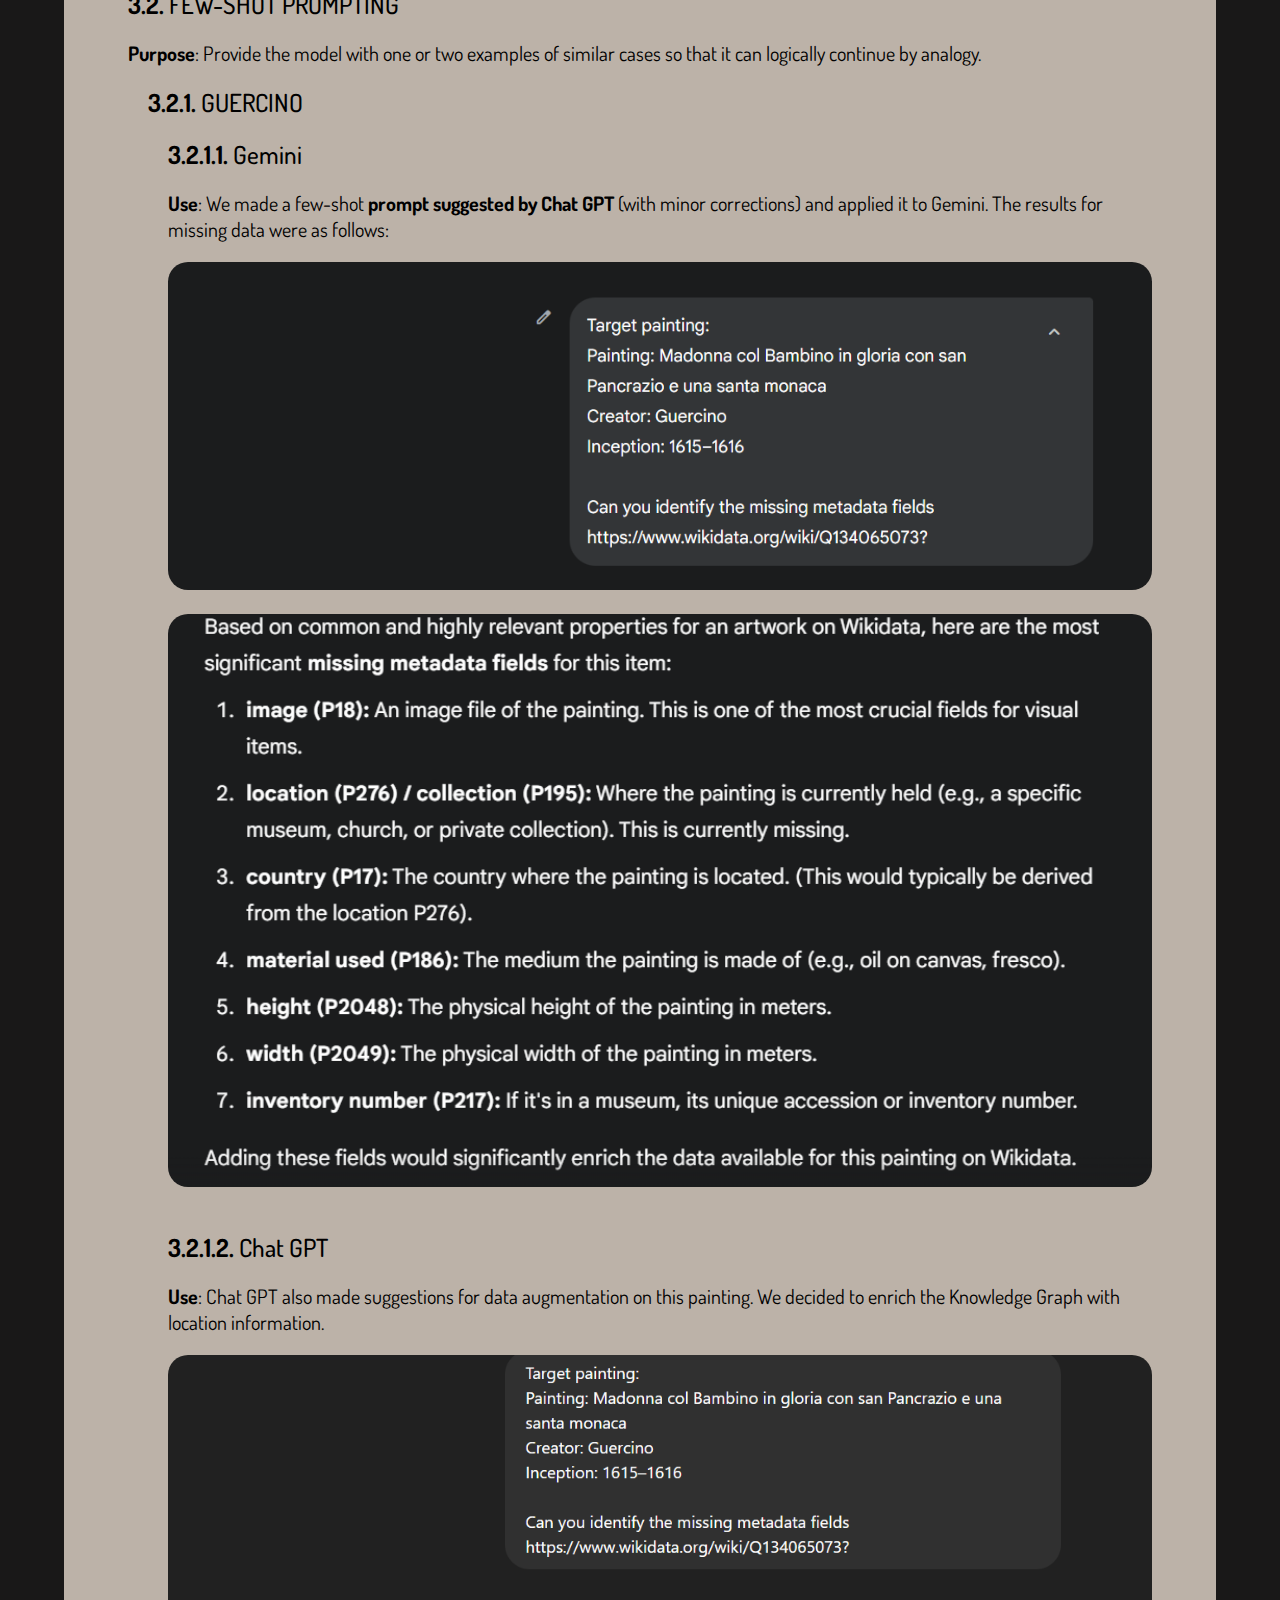
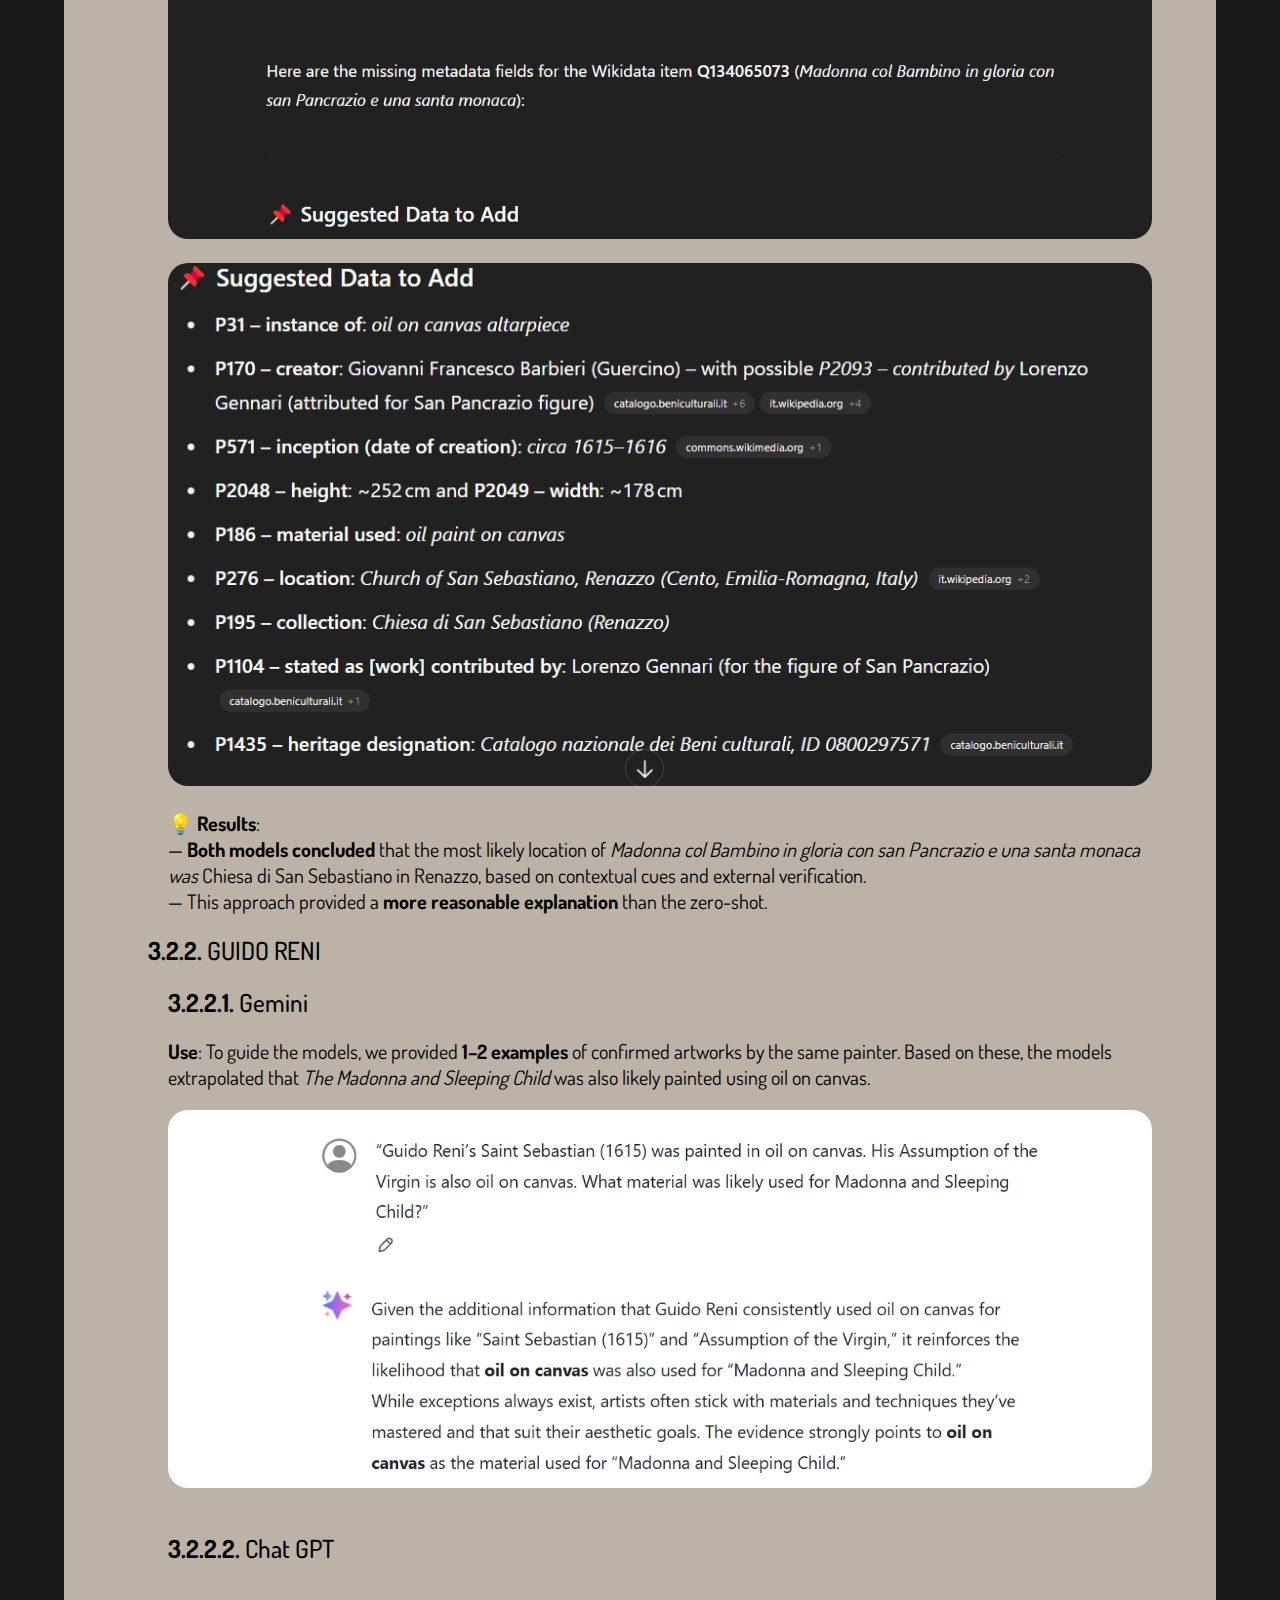
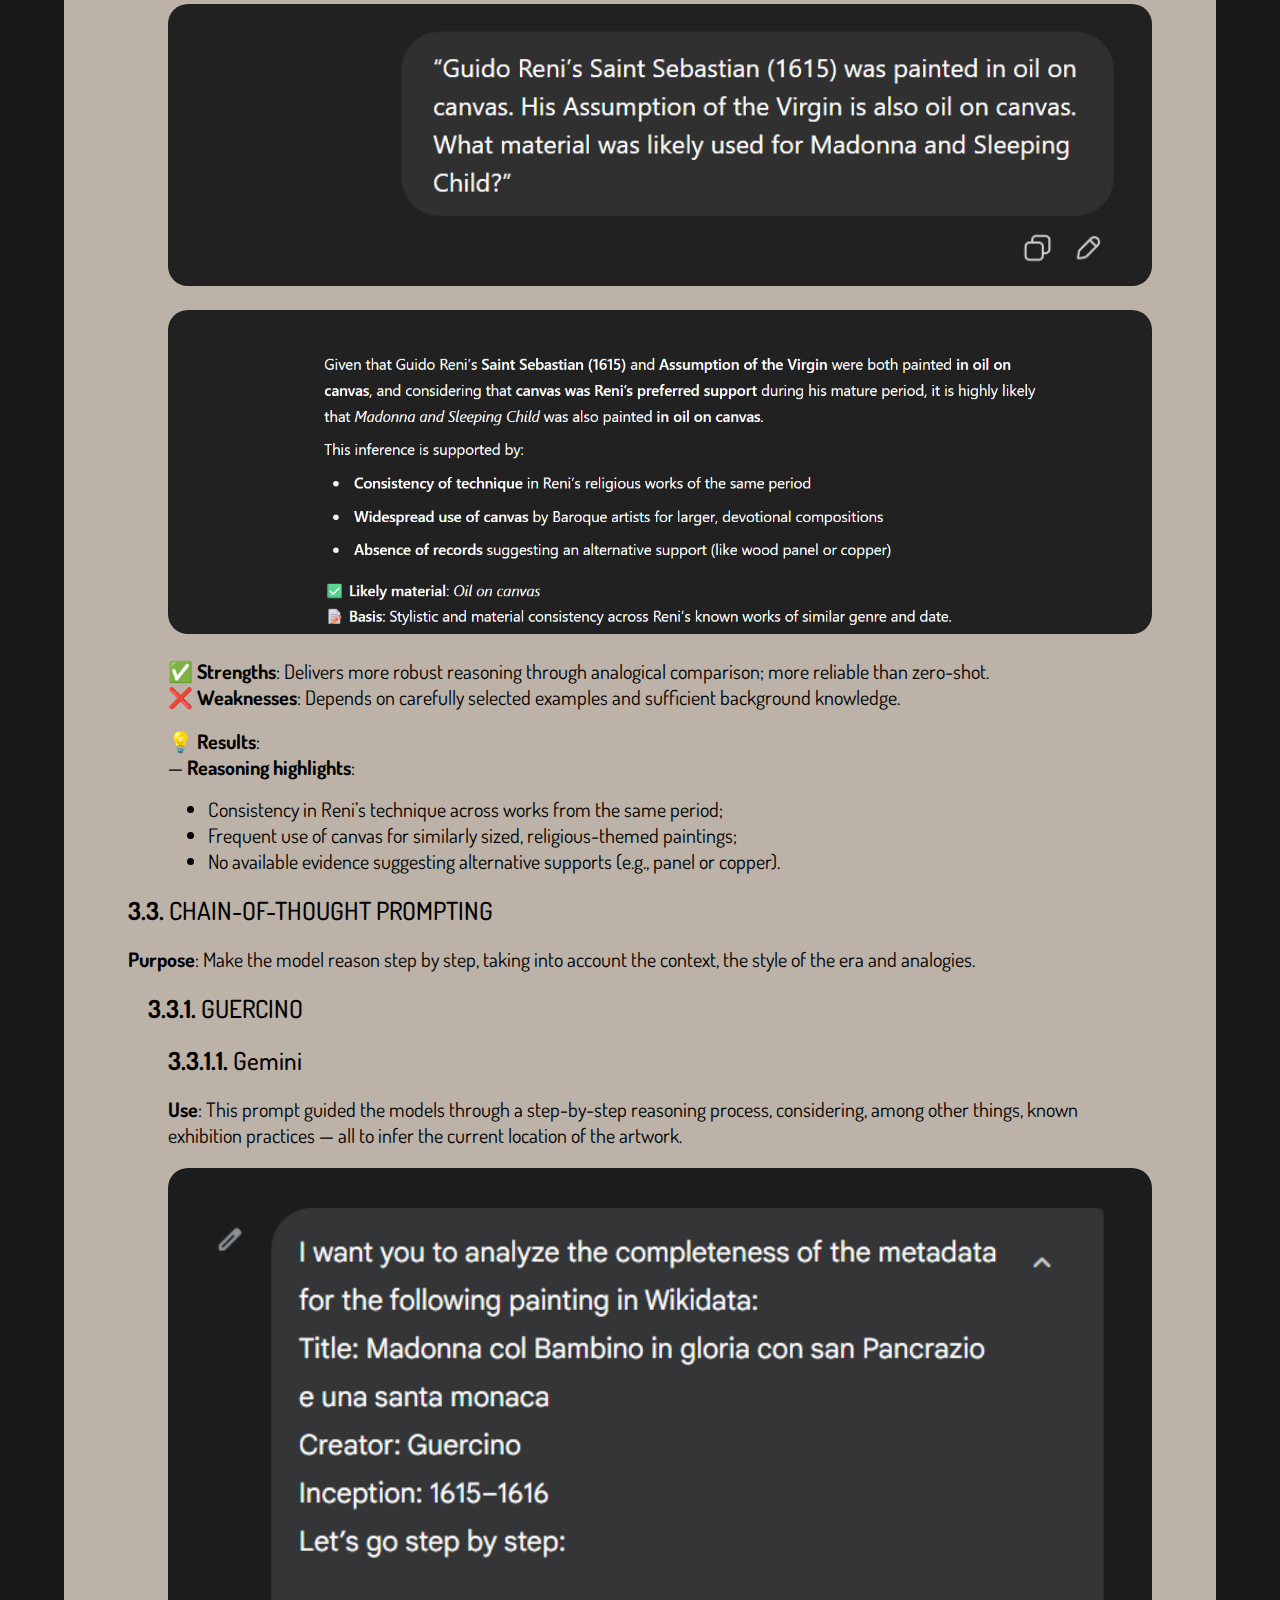
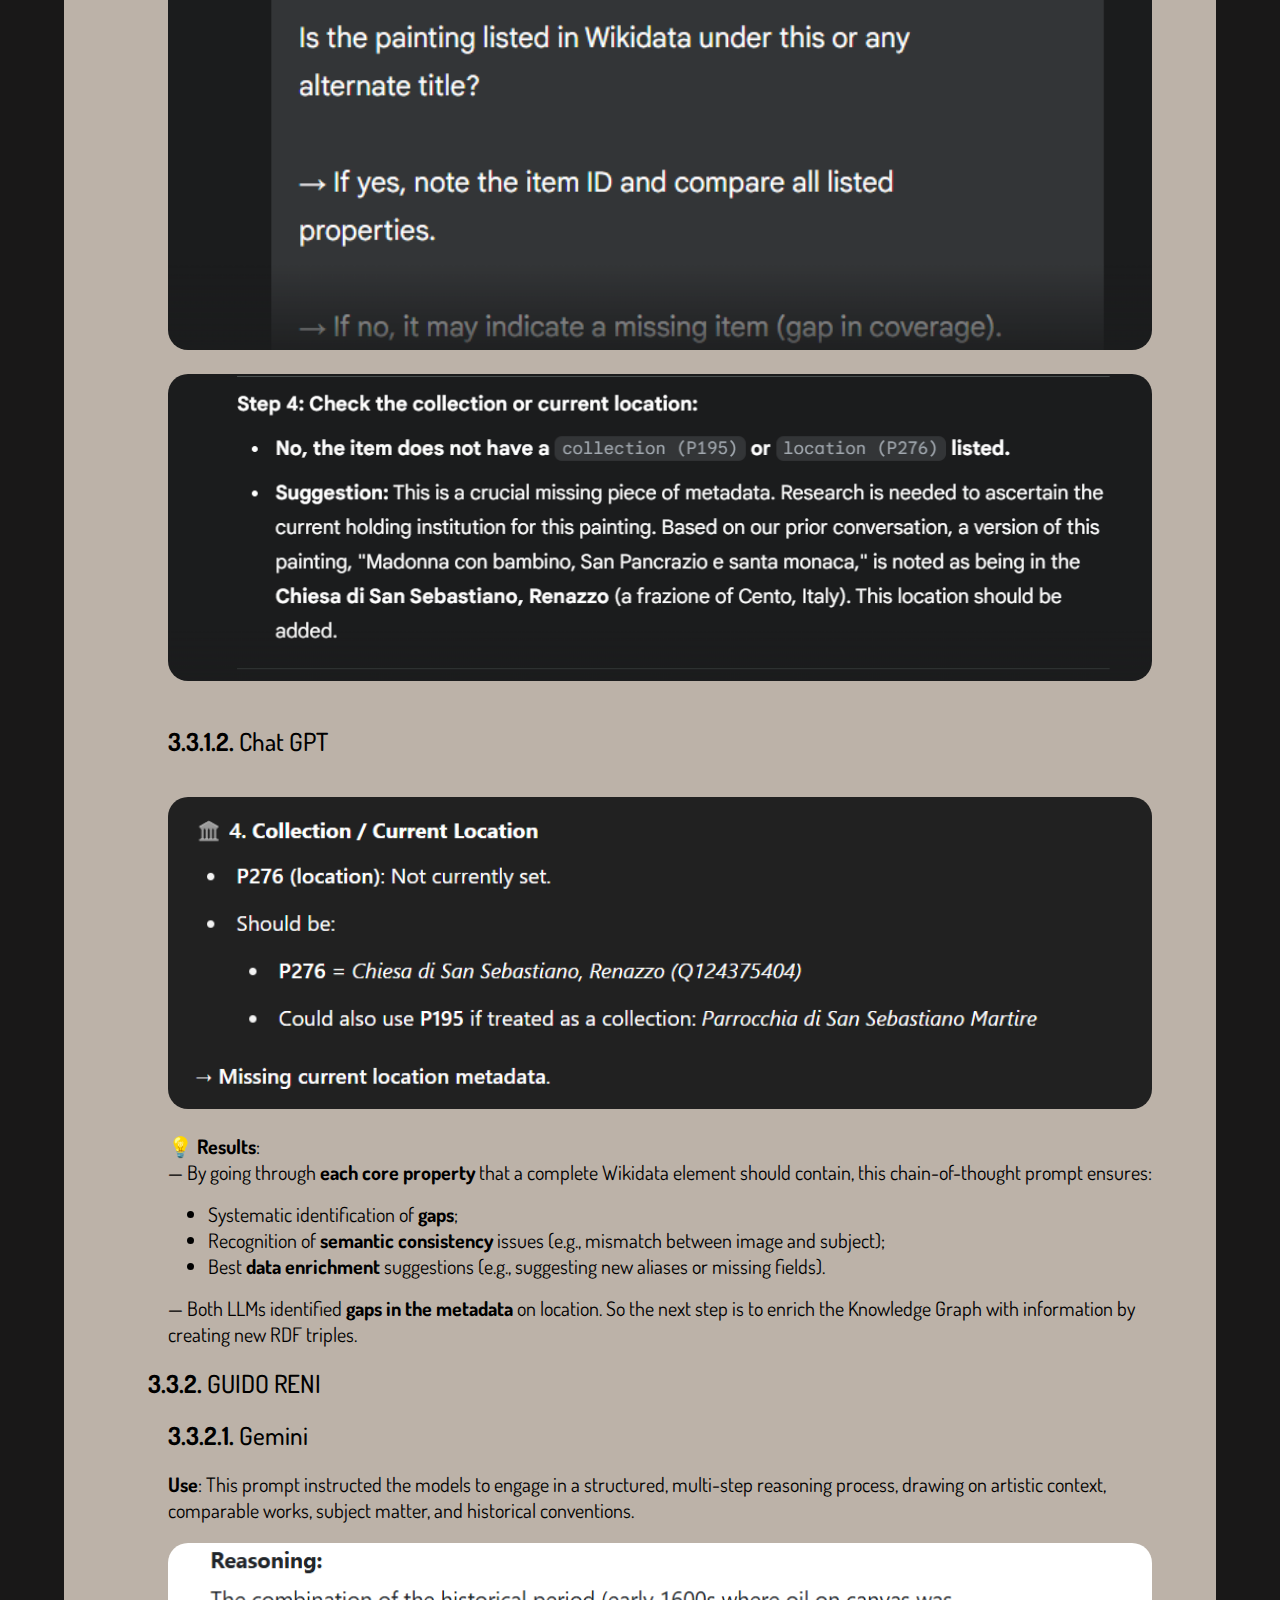
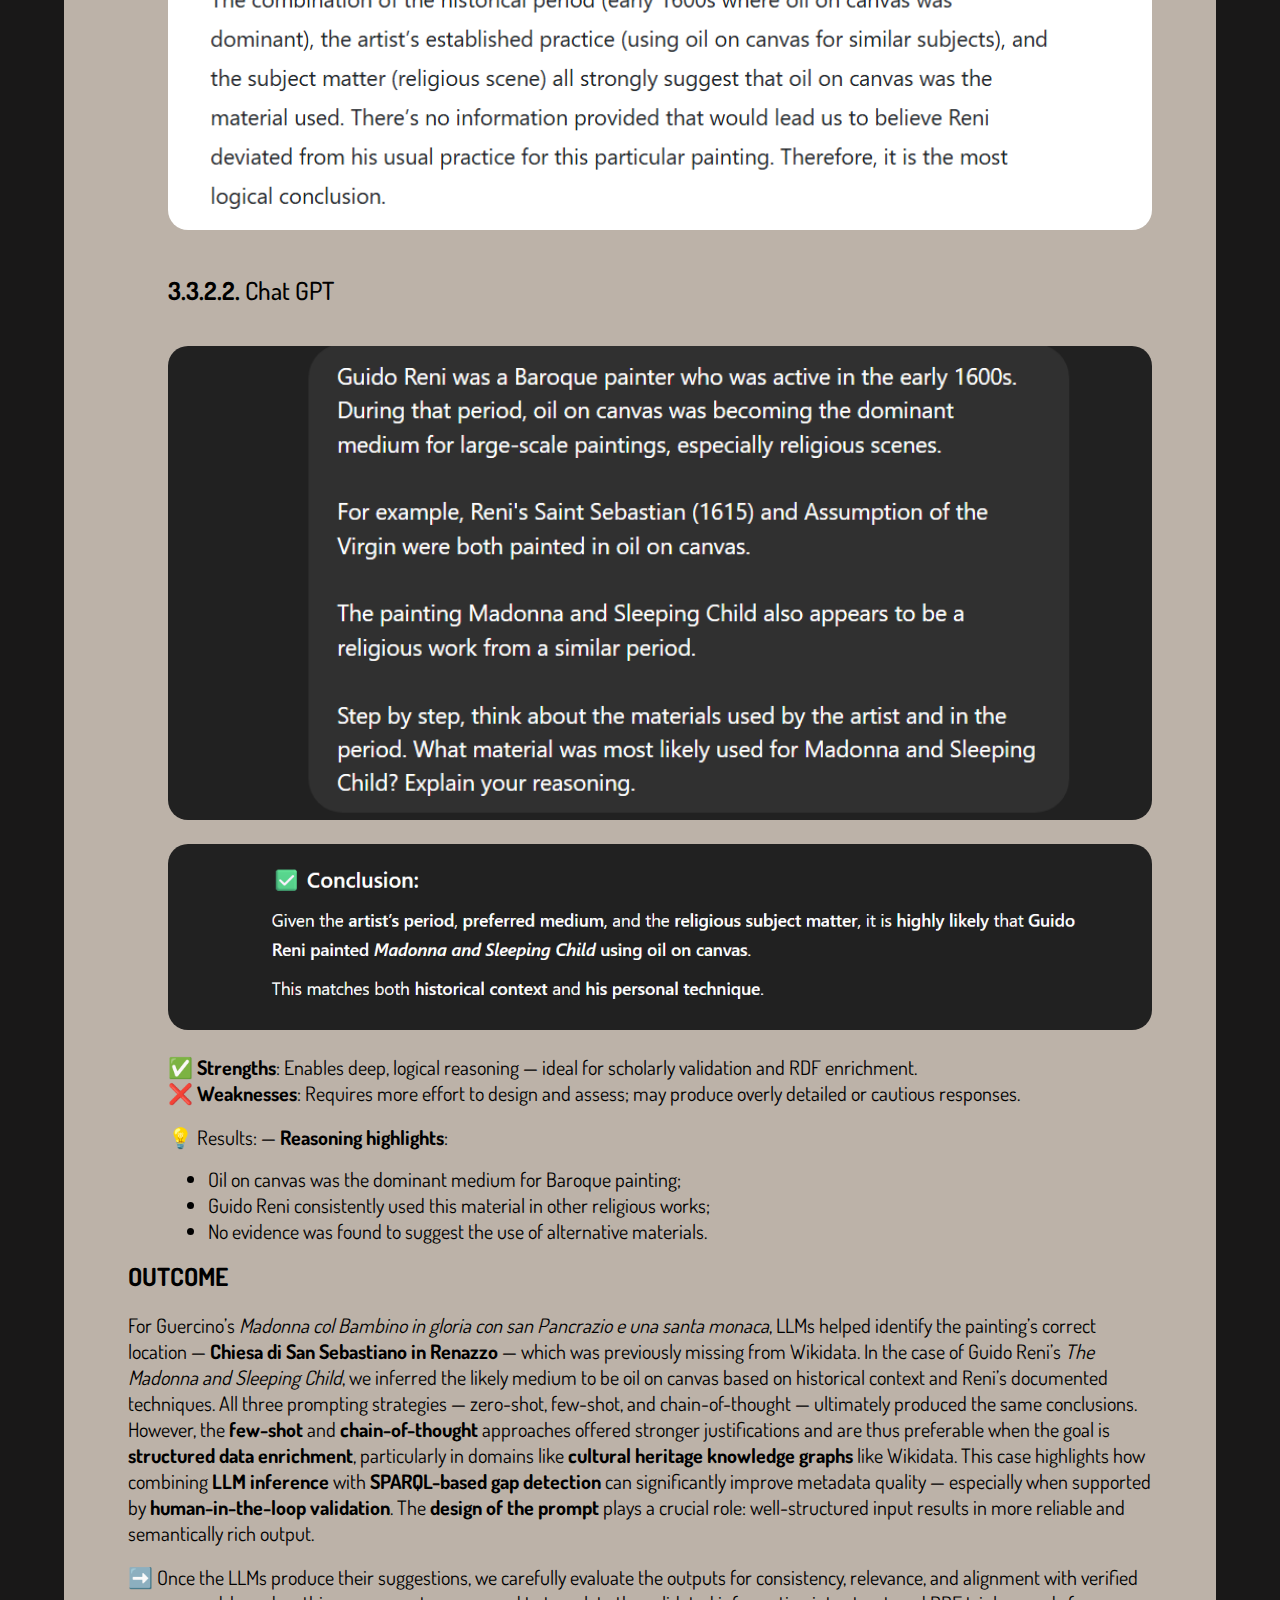
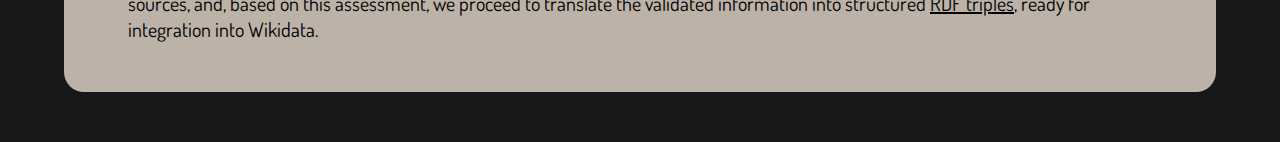
<file: html/llm.html>
<!DOCTYPE html>
<html lang="en">
<head>
    <meta charset="UTF-8">
    <title>LLM Prompts</title>

    <link rel="stylesheet" href="../css/index.css">
    <link rel="stylesheet" href="../css/llm.css">
    <meta name="viewport" content="width=device-width, initial-scale=1, maximum-scale=1, user-scalable=no">

    <link rel="preconnect" href="https://fonts.googleapis.com">
    <link rel="preconnect" href="https://fonts.gstatic.com" crossorigin>
    <link href="https://fonts.googleapis.com/css2?family=Dosis:wght@200..800&display=swap" rel="stylesheet">
</head>

<body>
<div class="layout">
    <div class="back">
        <h1 class="title">Augmenting Cultural Heritage Data</h1>
        <p class="subtitle">Combining SPARQL and LLMs to expand The Bolognese School (Guercino’s and Guido Reni’s
            paintings Wikidata profiles)</p>
    </div>
    <div class="menu">
        <a class="home-link" href="../index.html">HOME</a>
        <a class="wikidata-link" href="wikidata.html">WIKIDATA</a>
        <a class="sparql-link" href="sparql.html">SPARQL QUERIES</a>
        <a class="llm-link" href="">LLM PROMPTS</a>
        <a class="rdf-link" href="rdf.html">RDF TRIPLES</a>
    </div>
    <div class="content">
        <h2>LLM PROMPTING</h2>
        <h3>Phase 3: LLM Prompting Techniques to Suggest Relevant Additions</h3>
        <p><b>Large Language Models (LLMs)</b> play a valuable role in enriching Wikidata by identifying missing yet
            plausible metadata. In this case, by applying various prompting strategies with <b>ChatGPT</b> and
            <b>Gemini</b>, we focused on <i>Madonna col Bambino in gloria con san Pancrazio e una santa monaca</i> by
            Guercino (<a href="https://www.wikidata.org/wiki/Q134065073">Q134065073</a>), which lacked information
            about the location (property P276) and <i>The Madonna and Sleeping Child</i> by Guido Reni
            (<a href="https://www.wikidata.org/wiki/Q119922630">Q119922630</a>), which lacked information about the
            material used (property P186).
        </p>
        <h4><b>3.1.</b> ZERO-SHOT PROMPTING</h4>
        <p><b>Purpose</b>: Query the LLM for information without providing prior examples or context beyond the
            question itself.</p>
        <div class="tabulation">
            <h4><b>3.1.1.</b> GUERCINO</h4>
            <div class="tabulation">
                <h4><b>3.1.1.1.</b> Gemini</h4>
                <p>Use: Prompt 1 (General Search)<br>
                    <span class="red">“Can you list all the paintings created by Guercino in 1615–1616?”</span></p>
                <img src="../img/query31111.png" alt="">
                <p>✅ <b>Strengths</b>: Retrieves a wide range of results; useful for getting an overview of works
                    created within a specific time frame.<br>
                    ❌ <b>Weaknesses</b>: May overlook the target painting if it’s absent or incorrectly labeled in
                    Wikidata; not optimal for identifying specific metadata gaps.</p>
                <h4><b>3.1.1.2.</b> Chat GPT</h4>
                <p><b>Use</b>: We tried the same <b>Prompt 1</b>, but the painting was not listed as Guercino’s work
                    for that time. To learn about the painting, we narrowed our query to
                    <b>Prompt 2 (Targeted Search)</b>:<br>
                    <span class="red">“Can you find a painting created by Guercino in 1615-1616 called Madonna col
                        Bambino in gloria con san Pancrazio e una santa monaca?”</span></p>
                <img src="../img/query31121.png" alt="">
                <img class="one-margin" src="../img/query31122.png" alt="">
                <p>✅ <b>Strengths</b>: Focused query; effectively checks whether a specific artwork is present in
                    Wikidata.<br>
                    ❌ <b>Weaknesses</b>: Depends on exact title matching; may return no results if the artwork is
                    listed under a different or alternate name.</p><br>
                <p>💡 <b>Results</b>:<br>
                    — <b>Both LLMs contain the same information</b> about the painting’s current location: the Church
                    of San Sebastiano in Renazzo (Cento fraction), Italy.<br>
                    — <b>Prompt 2 is more appropriate</b> if your goal is to identify whether this specific painting is
                    present in Wikidata or not. It allows for checking gaps like:</p>
                <ul>
                    <li>Missing artwork;</li>
                    <li>Incomplete metadata (e.g., date, subjects, alternative titles);</li>
                    <li>Mislinked entities (e.g., saints or Madonnas that are not properly referenced).</li>
                </ul>
                <p>— <b>Prompt 1 can be useful as a preliminary step</b> to get a broader view of Guercino's catalogue
                    for the period, but will not necessarily reveal gaps in individual records.</p>
            </div>

            <h4><b>3.1.2.</b> GUIDO RENI</h4>
            <div class="tabulation">
                <h4><b>3.1.2.1.</b> Gemini</h4>
                <p><b>Use</b>: We used the same Prompt for both LLMs:<br>
                    <span class="red">“What material was likely used in Guido Reni’s painting Madonna and
                        Sleeping Child?”</span></p>
                <img src="../img/query31211.png" alt="">
                <h4><b>3.1.2.2.</b> Chat GPT</h4>
                <img src="../img/query31221.png" alt="">
                <p>✅ <b>Strengths</b>: Extremely fast and effective for generating initial hypotheses.<br>
                    ❌ <b>Weaknesses</b>: Based on general trends rather than direct references to Reni’s known works
                    or stylistic analysis; the inference lacks source-specific evidence.</p><br>
                <p>💡 Results:<br>
                    — <b>Both ChatGPT and Gemini independently concluded</b> that The Madonna and Sleeping Child was
                    most likely painted using oil on canvas.<br>
                    — <b>Their reasoning drew on general knowledge</b> of Baroque-era artistic practices and the
                    historical context of Guido Reni’s work in the early 17th century:</p>
                <ul>
                    <li>Oil on canvas became the dominant medium in the late 1500s and early 1600s.</li>
                    <li>Canvas was commonly used for devotional and large-scale religious artworks.</li>
                    <li>Stylistic conventions of the time strongly support this material assumption.</li>
                </ul>

            </div>
        </div>
        <h4><b>3.2.</b> FEW-SHOT PROMPTING</h4>
        <p><b>Purpose</b>: Provide the model with one or two examples of similar cases so that it can logically
            continue by analogy.</p>
        <div class="tabulation">
            <h4><b>3.2.1.</b> GUERCINO</h4>
            <div class="tabulation">
                <h4><b>3.2.1.1.</b> Gemini</h4>
                <p><b>Use</b>: We made a few-shot <b>prompt suggested by Chat GPT</b> (with minor corrections) and
                    applied it to Gemini. The results for missing data were as follows:</p>
                <img src="../img/query32111.png" alt="">
                <img class="one-margin" src="../img/query32112.png" alt="">
                <h4><b>3.2.1.2.</b> Chat GPT</h4>
                <p><b>Use</b>: Chat GPT also made suggestions for data augmentation on this painting. We decided to
                    enrich the Knowledge Graph with location information.</p>
                <img src="../img/query32113.png" alt="">
                <img class="one-margin" src="../img/query32114.png" alt="">
                <p>💡 <b>Results</b>:<br>
                    — <b>Both models concluded</b> that the most likely location of <i>Madonna col Bambino in gloria con
                        san Pancrazio e una santa monaca was</i> Chiesa di San Sebastiano in Renazzo, based on
                    contextual
                    cues and external verification.<br>
                    — This approach provided a <b>more reasonable explanation</b> than the zero-shot.</p>
            </div>
            <h4><b>3.2.2.</b> GUIDO RENI</h4>
            <div class="tabulation">
                <h4><b>3.2.2.1.</b> Gemini</h4>
                <p><b>Use</b>: To guide the models, we provided <b>1–2 examples</b> of confirmed artworks by the same
                    painter. Based on these, the models extrapolated that <i>The Madonna and Sleeping Child</i> was
                    also likely painted using oil on canvas.<br></p>
                <img src="../img/query32211.png" alt="">
                <h4><b>3.2.2.2.</b> Chat GPT</h4>
                <img src="../img/query32221.png" alt="">
                <img class="one-margin" src="../img/query32222.png" alt="">
                <p>✅ <b>Strengths</b>: Delivers more robust reasoning through analogical comparison; more reliable
                    than zero-shot.<br>
                    ❌ <b>Weaknesses</b>: Depends on carefully selected examples and sufficient background
                    knowledge.</p><br>
                <p>💡 <b>Results</b>:<br>
                    — <b>Reasoning highlights</b>:</p>
                <ul>
                    <li>Consistency in Reni’s technique across works from the same period;</li>
                    <li>Frequent use of canvas for similarly sized, religious-themed paintings;</li>
                    <li>No available evidence suggesting alternative supports (e.g., panel or copper).</li>
                </ul>
            </div>
        </div>
        <h4><b>3.3.</b> CHAIN-OF-THOUGHT PROMPTING</h4>
        <p><b>Purpose</b>: Make the model reason step by step, taking into account the context, the style of the era
            and analogies.</p>
        <div class="tabulation">
            <h4><b>3.3.1.</b> GUERCINO</h4>
            <div class="tabulation">
                <h4><b>3.3.1.1.</b> Gemini</h4>
                <p><b>Use</b>: This prompt guided the models through a step-by-step reasoning process, considering,
                    among other things, known exhibition practices — all to infer the current location of the
                    artwork.</p>
                <img src="../img/query33111.png" alt="">
                <img class="one-margin" src="../img/query33112.png" alt="">
                <h4><b>3.3.1.2.</b> Chat GPT</h4>
                <img src="../img/query33113.png" alt="">
                <p>💡 <b>Results</b>:<br>
                    — By going through <b>each core property</b> that a complete Wikidata element should contain,
                    this chain-of-thought prompt ensures:</p>
                <ul>
                    <li>Systematic identification of <b>gaps</b>;</li>
                    <li>Recognition of <b>semantic consistency</b> issues (e.g., mismatch between image and subject);
                    </li>
                    <li>Best <b>data enrichment</b> suggestions (e.g., suggesting new aliases or missing fields).</li>
                </ul>
                <p>— Both LLMs identified <b>gaps in the metadata</b> on location. So the next step is to enrich the
                    Knowledge Graph with information by creating new RDF triples.</p>
            </div>
            <h4><b>3.3.2.</b> GUIDO RENI</h4>
            <div class="tabulation">
                <h4><b>3.3.2.1.</b> Gemini</h4>
                <p><b>Use</b>: This prompt instructed the models to engage in a structured, multi-step reasoning
                    process, drawing on artistic context, comparable works, subject matter, and historical
                    conventions.</p>
                <img src="../img/query33211.png" alt="">
                <h4><b>3.3.2.2.</b> Chat GPT</h4>
                <img src="../img/query33212.png" alt="">
                <img class="one-margin" src="../img/query33213.png" alt="">
                <p>✅ <b>Strengths</b>: Enables deep, logical reasoning — ideal for scholarly validation and RDF
                    enrichment.<br>
                    ❌ <b>Weaknesses</b>: Requires more effort to design and assess; may produce overly detailed or
                    cautious responses.</p><br>
                <p>💡 Results:
                    — <b>Reasoning highlights</b>:</p>
                <ul>
                    <li>Oil on canvas was the dominant medium for Baroque painting;</li>
                    <li>Guido Reni consistently used this material in other religious works;</li>
                    <li>No evidence was found to suggest the use of alternative materials.</li>
                </ul>
            </div>
        </div>
        <h3>OUTCOME</h3>
        <p>For Guercino’s <i>Madonna col Bambino in gloria con san Pancrazio e una santa monaca</i>, LLMs helped
            identify the painting’s correct location — <b>Chiesa di San Sebastiano in Renazzo</b> — which was
            previously missing from Wikidata. In the case of Guido Reni’s <i>The Madonna and Sleeping Child</i>, we
            inferred the likely medium to be oil on canvas based on historical context and Reni’s documented
            techniques. All three prompting strategies — zero-shot, few-shot, and chain-of-thought — ultimately
            produced the same conclusions. However, the <b>few-shot</b> and <b>chain-of-thought</b> approaches
            offered stronger justifications and are thus preferable when the goal is <b>structured data enrichment</b>,
            particularly in domains like <b>cultural heritage knowledge graphs</b> like Wikidata. This case highlights
            how combining <b>LLM inference</b> with <b>SPARQL-based gap detection</b> can significantly improve
            metadata quality — especially when supported by <b>human-in-the-loop validation</b>. The <b>design of the
                prompt</b> plays a crucial role: well-structured input results in more reliable and semantically
            rich output.</p><br>
        <p>➡️ Once the LLMs produce their suggestions, we carefully evaluate the outputs for consistency, relevance,
            and alignment with verified sources, and, based on this assessment, we proceed to translate the validated
            information into structured <a href="rdf.html">RDF triples</a>, ready for integration into Wikidata.</p>
    </div>
</div>
</body>
</html>
</file>
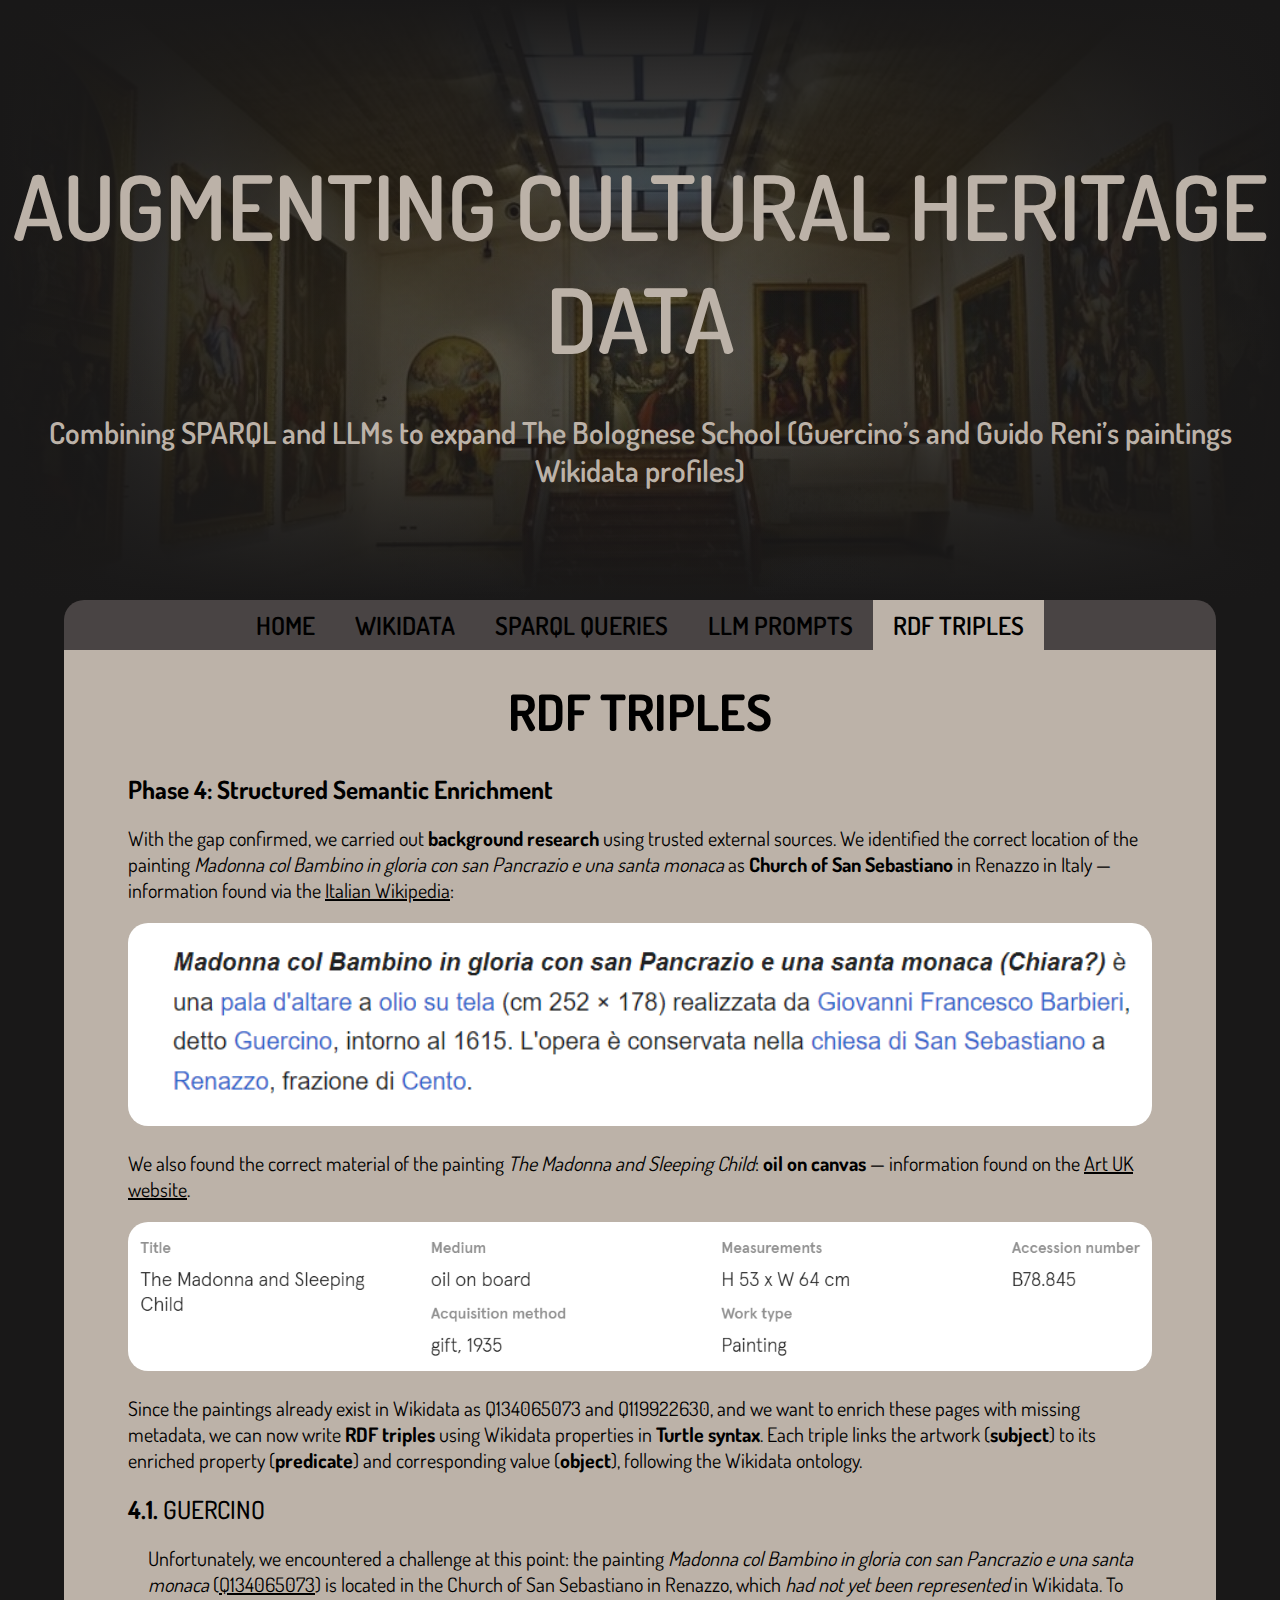
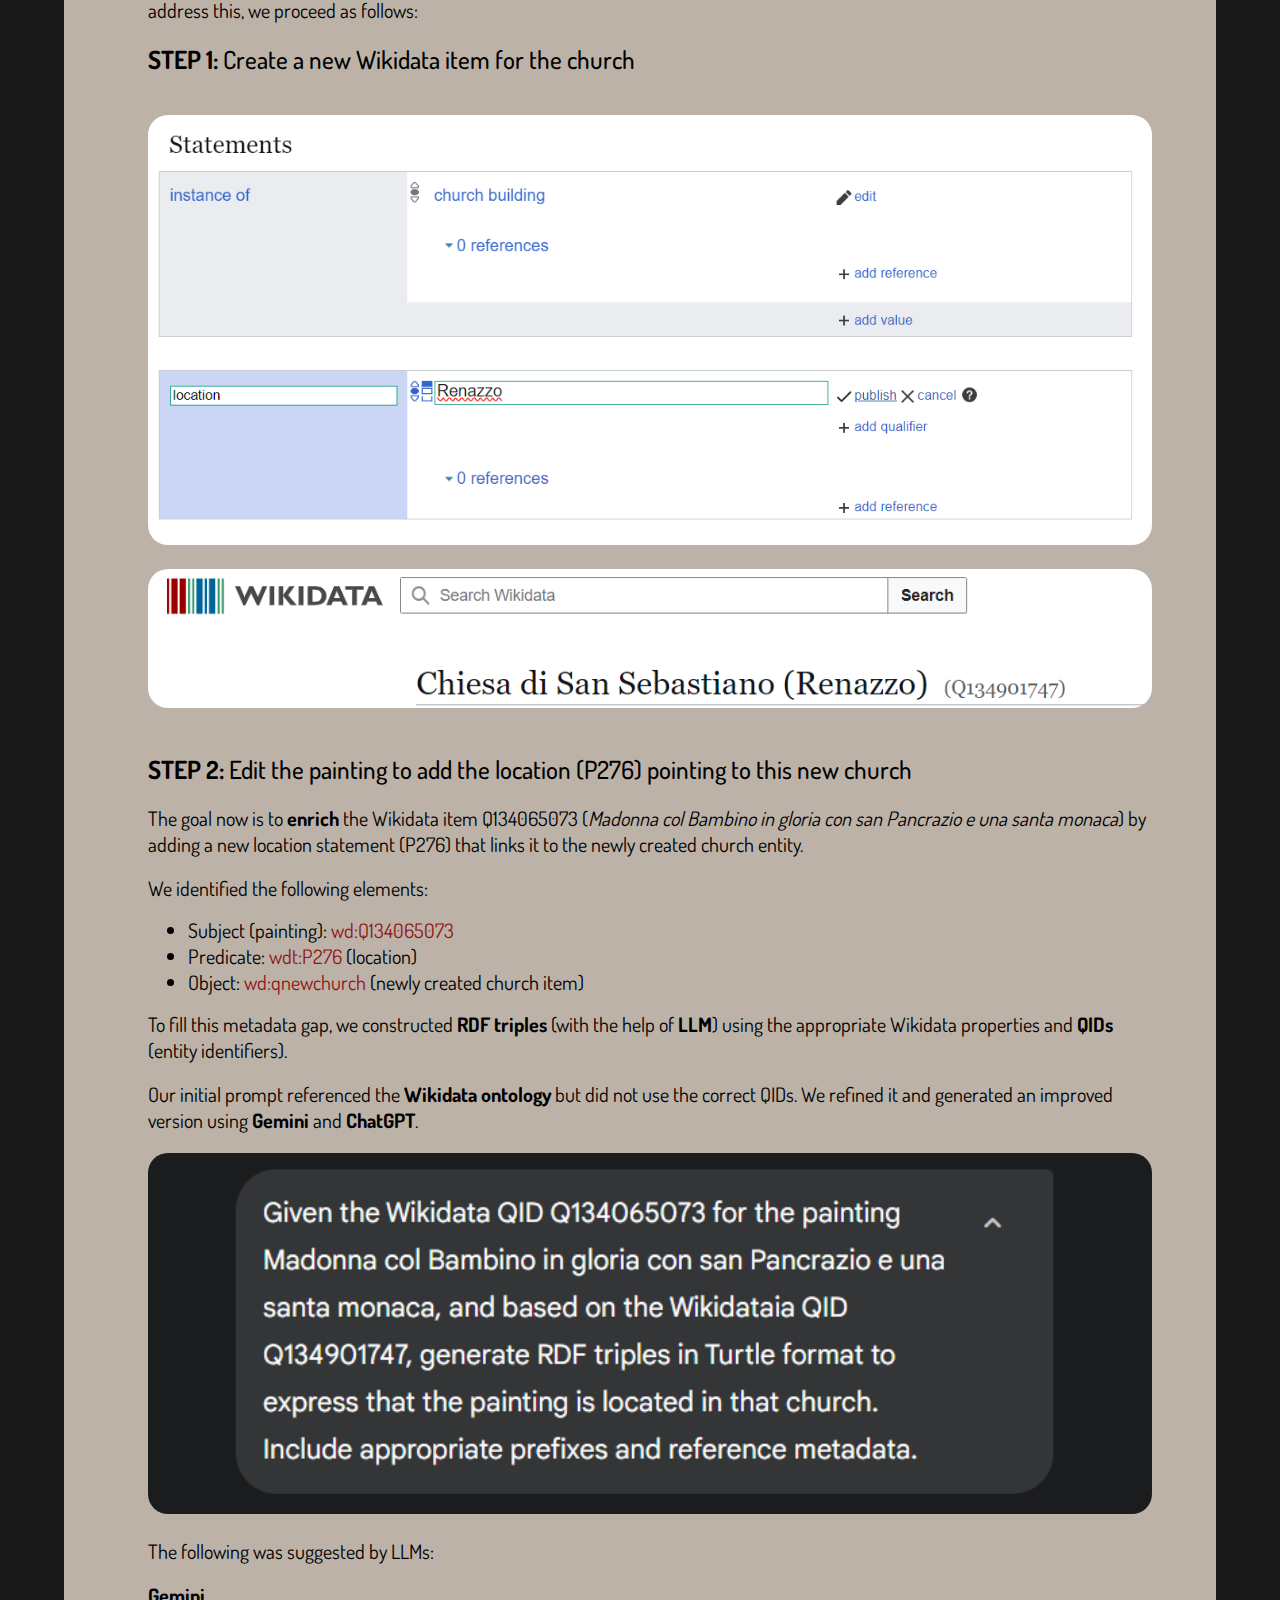
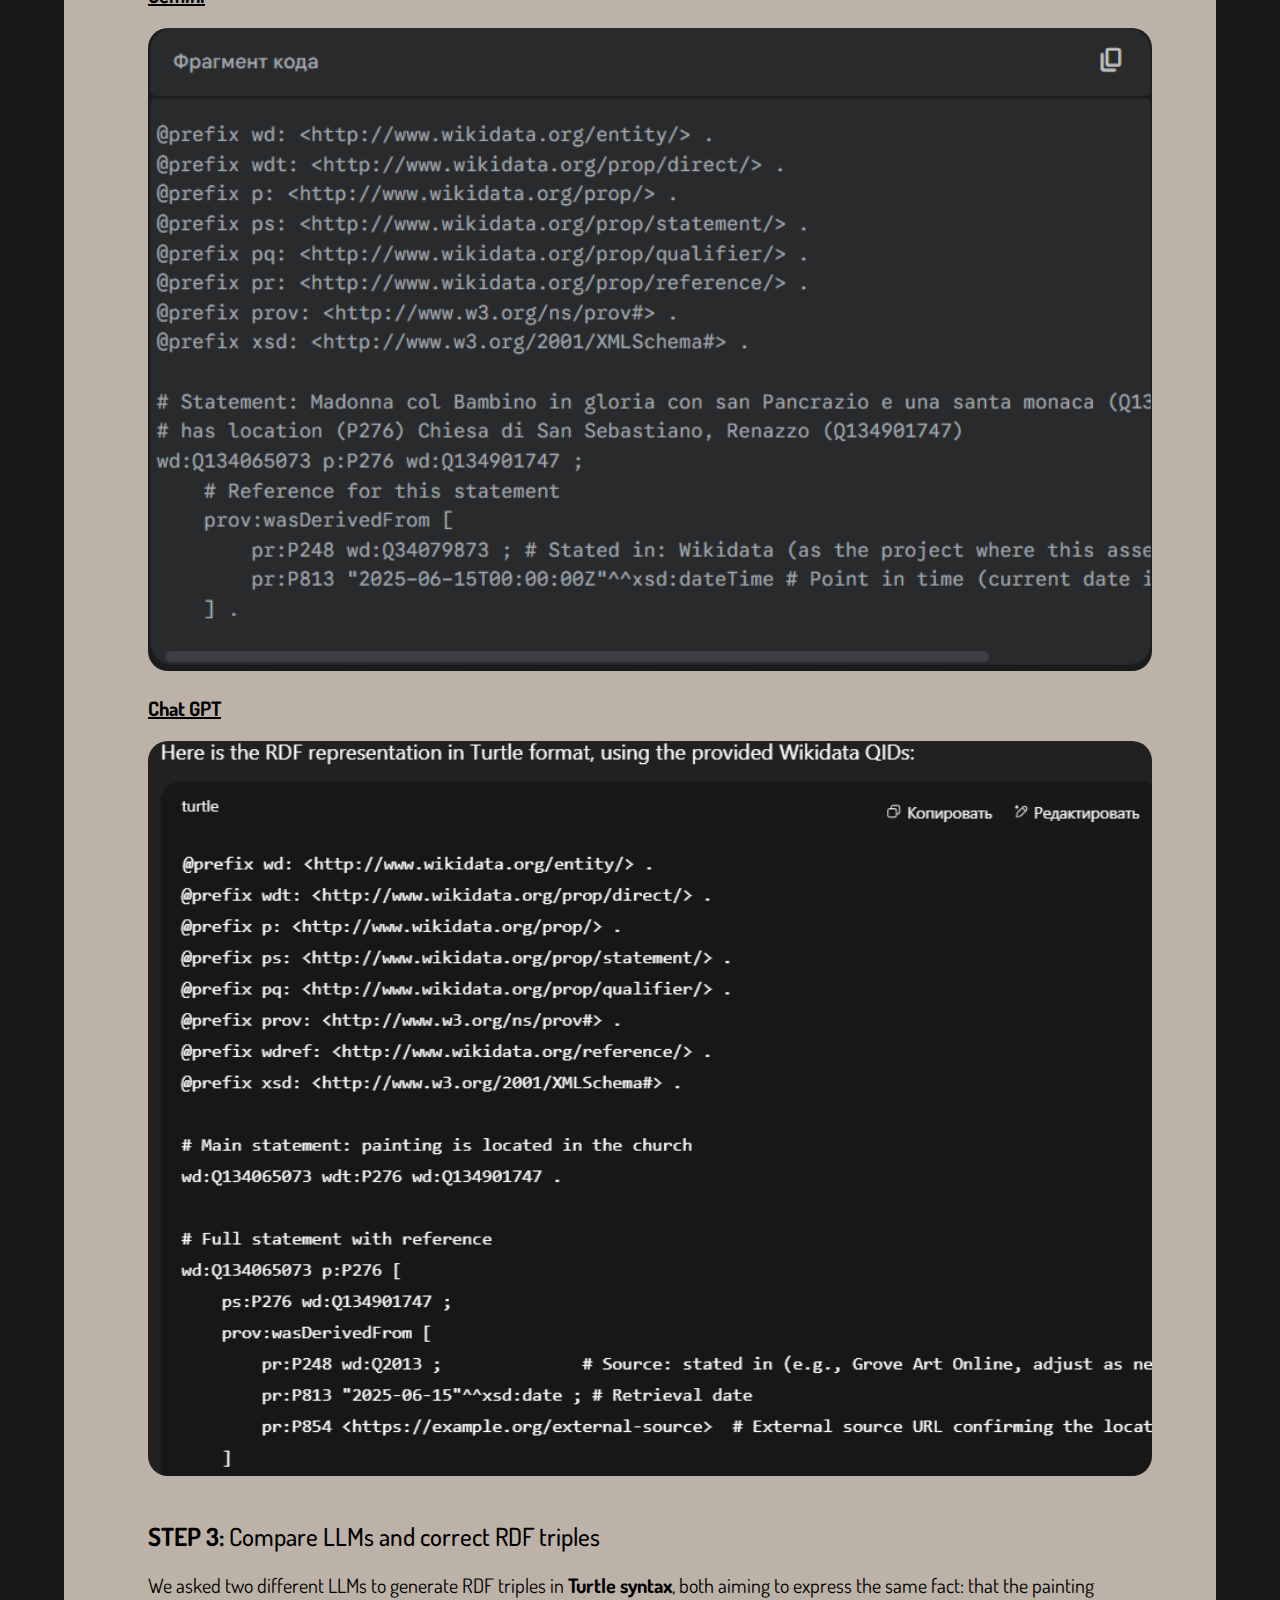
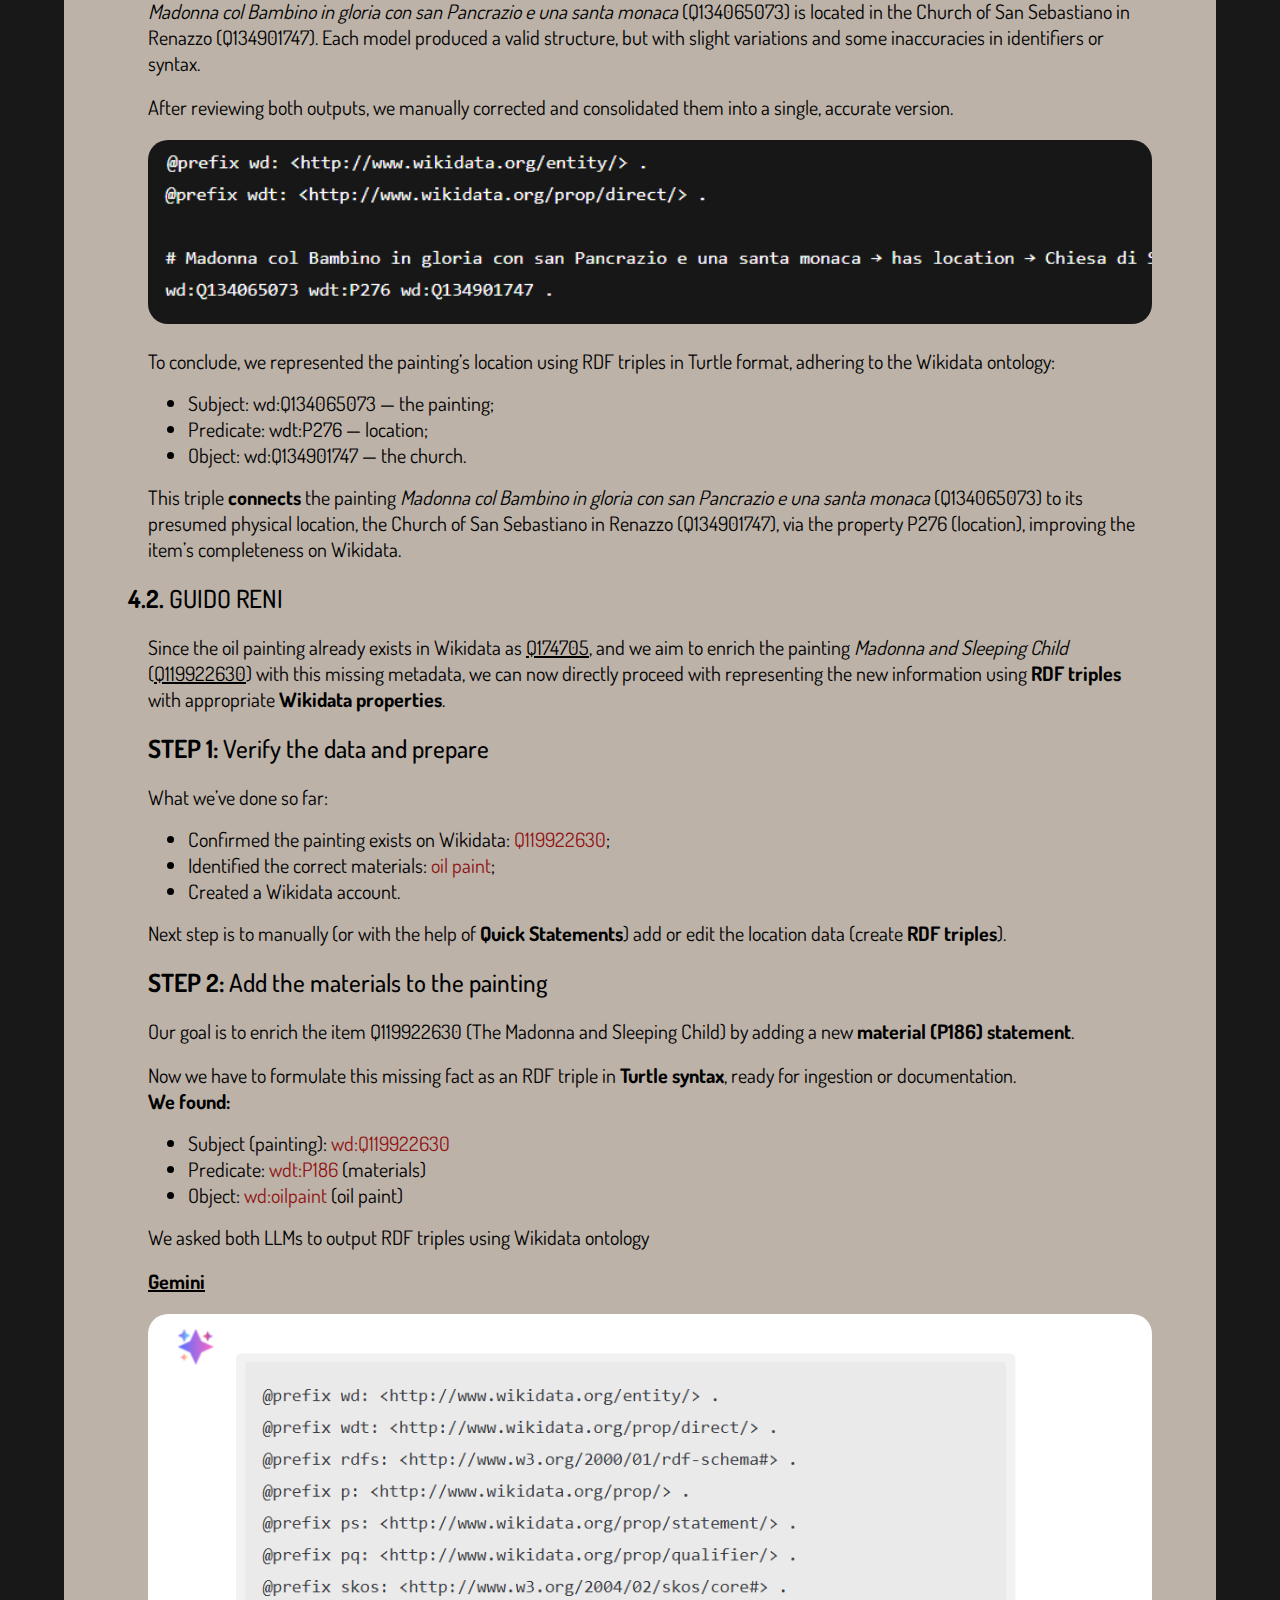
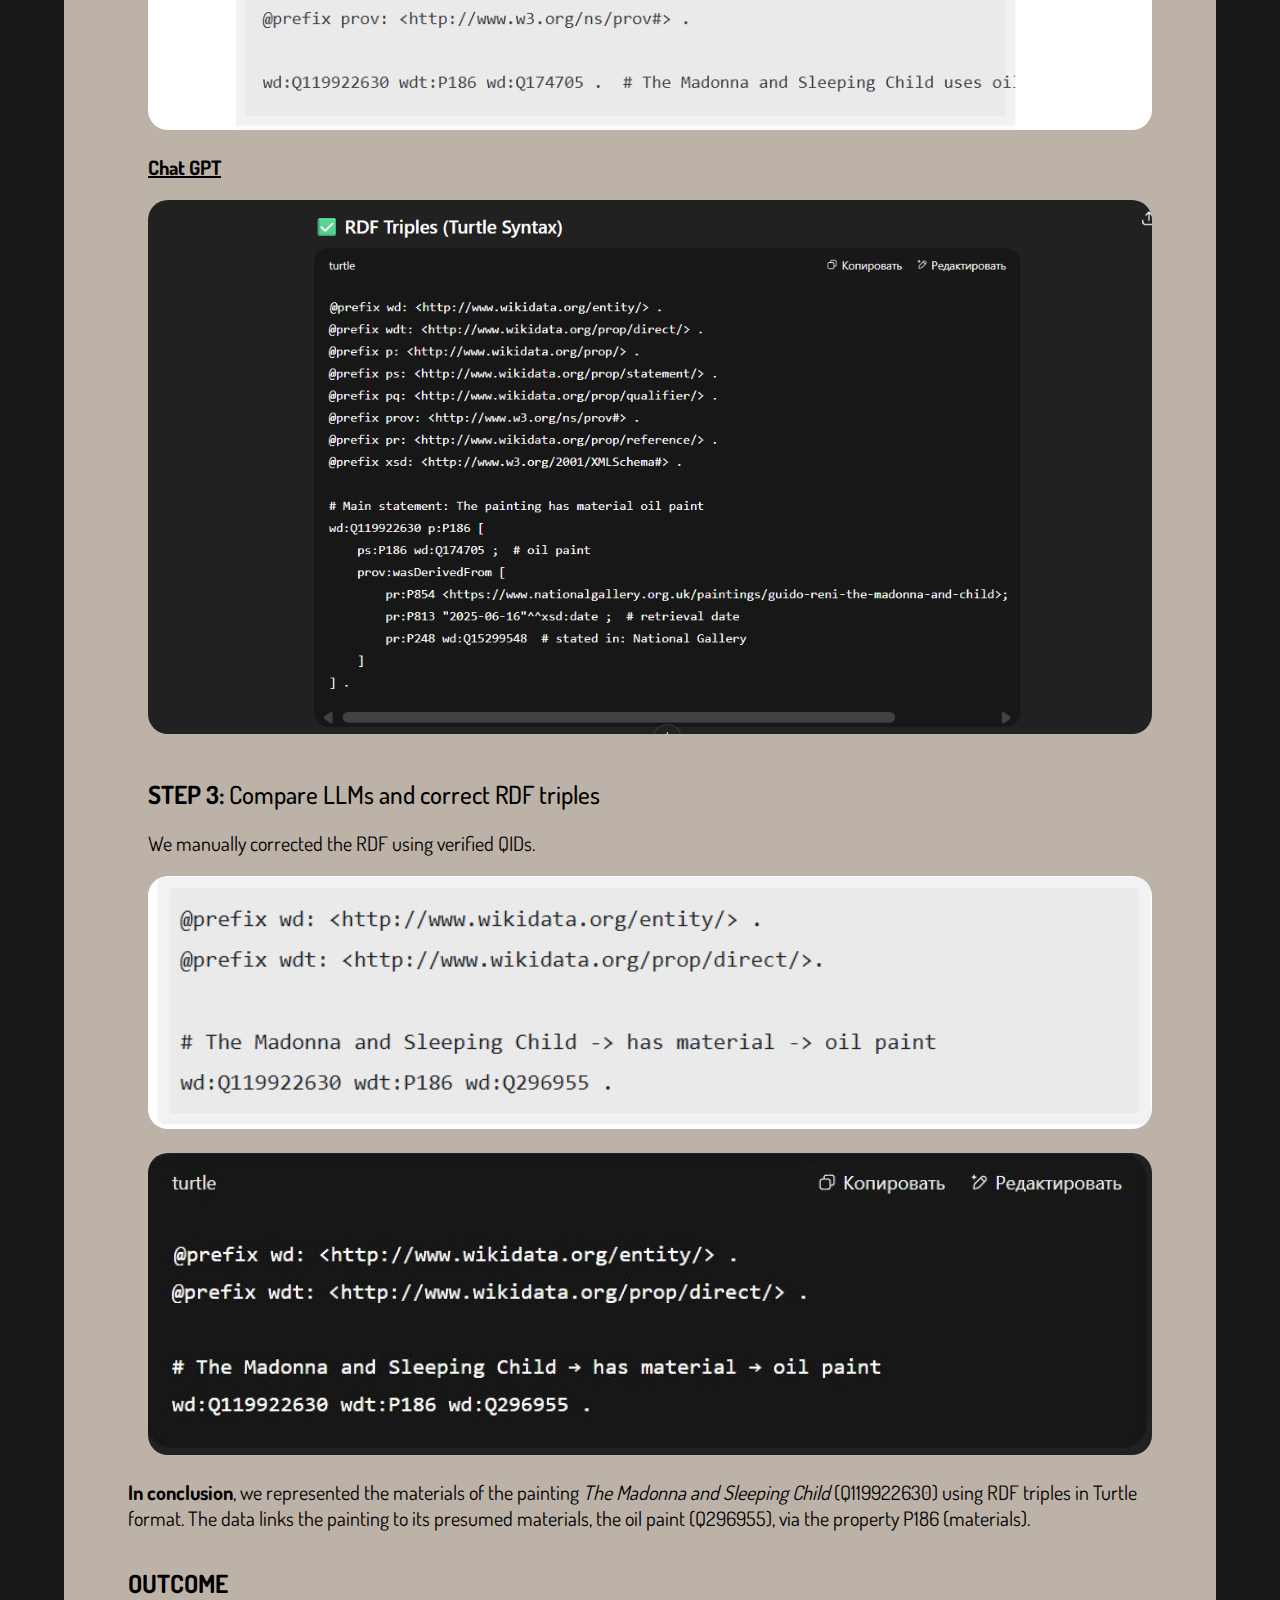
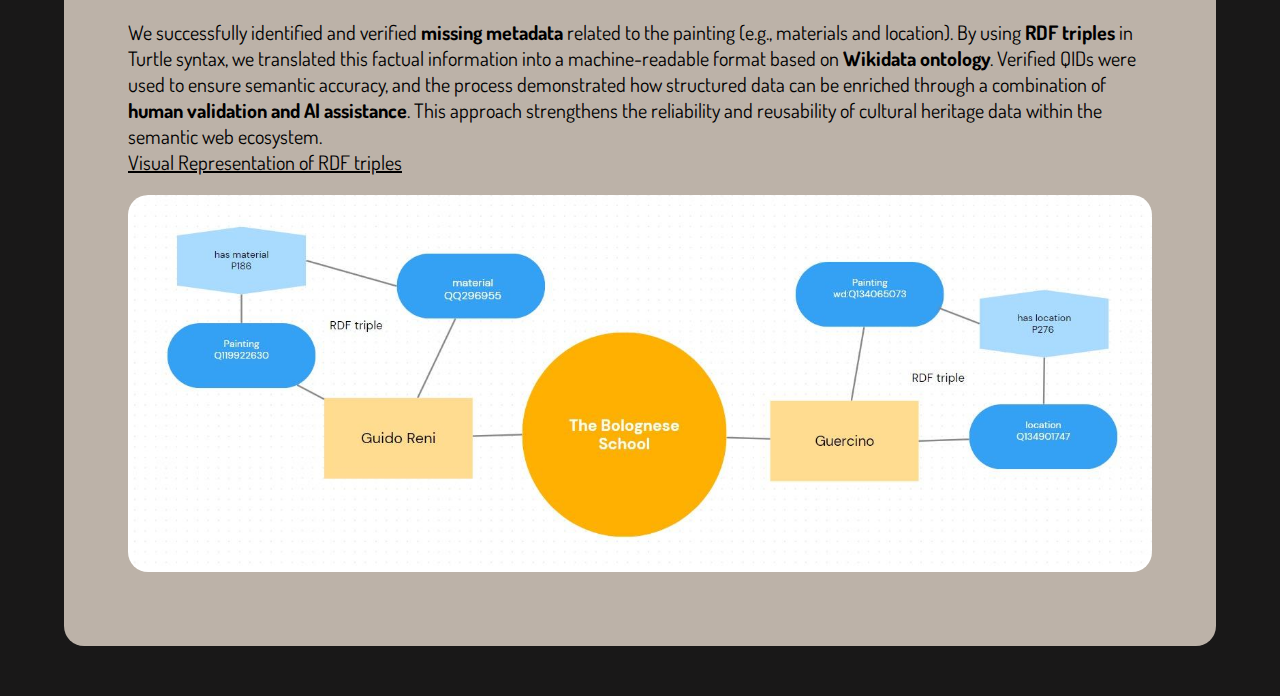
<file: html/rdf.html>
<!DOCTYPE html>
<html lang="en">
<head>
    <meta charset="UTF-8">
    <title>Rdf Triples</title>

    <link rel="stylesheet" href="../css/index.css">
    <link rel="stylesheet" href="../css/rdf.css">
    <meta name="viewport" content="width=device-width, initial-scale=1, maximum-scale=1, user-scalable=no">

    <link rel="preconnect" href="https://fonts.googleapis.com">
    <link rel="preconnect" href="https://fonts.gstatic.com" crossorigin>
    <link href="https://fonts.googleapis.com/css2?family=Dosis:wght@200..800&display=swap" rel="stylesheet">
</head>

<body>
<div class="layout">
    <div class="back">
        <h1 class="title">Augmenting Cultural Heritage Data</h1>
        <p class="subtitle">Combining SPARQL and LLMs to expand The Bolognese School (Guercino’s and Guido Reni’s
            paintings Wikidata profiles)</p>
    </div>
    <div class="menu">
        <a class="home-link" href="../index.html">HOME</a>
        <a class="wikidata-link" href="wikidata.html">WIKIDATA</a>
        <a class="sparql-link" href="sparql.html">SPARQL QUERIES</a>
        <a class="llm-link" href="llm.html">LLM PROMPTS</a>
        <a class="rdf-link" href="">RDF TRIPLES</a>
    </div>
    <div class="content">
        <h2>RDF TRIPLES</h2>
        <h3>Phase 4: Structured Semantic Enrichment</h3>
        <p>With the gap confirmed, we carried out <b>background research</b> using trusted external sources. We
            identified the correct location of the painting <i>Madonna col Bambino in gloria con san Pancrazio e una
                santa monaca</i> as <b>Church of San Sebastiano</b> in Renazzo in Italy — information found via the
            <a href="https://it.m.wikipedia.org/wiki/Madonna_col_Bambino_in_gloria_con_san_Pancrazio_e_una_santa_monaca">
                Italian Wikipedia</a>:</p>
        <img src="../img/query41.png" alt="">
        <p>We also found the correct material of the painting <i>The Madonna and Sleeping Child</i>: <b>oil on
            canvas</b> — information found on the <a
                href="https://artuk.org/discover/artworks/the-madonna-and-sleeping-child-162669">Art UK website</a>.</p>
        <img src="../img/query42.png" alt="">
        <p>Since the paintings already exist in Wikidata as Q134065073 and Q119922630, and we
            want to enrich these pages with missing metadata, we can now write <b>RDF triples</b> using Wikidata
            properties in <b>Turtle syntax</b>. Each triple links the artwork (<b>subject</b>) to its enriched property
            (<b>predicate</b>) and corresponding value (<b>object</b>), following the Wikidata ontology.</p>
        <h4><b>4.1.</b> GUERCINO</h4>
        <div class="tabulation">
            <p>Unfortunately, we encountered a challenge at this point: the painting <i>Madonna col Bambino in gloria
                con
                san Pancrazio e una santa monaca</i> (<a href="https://www.wikidata.org/wiki/Q134065073">Q134065073</a>)
                is
                located in the Church of San Sebastiano in Renazzo, which <i>had not yet been represented</i> in
                Wikidata.
                To address this, we proceed as follows:</p>
            <h4><b>STEP 1:</b> Create a new Wikidata item for the church</h4>
            <img src="../img/query411.png" alt="">
            <a href="https://www.wikidata.org/wiki/Q134901747"><img class="one-margin" src="../img/query412.png" alt=""></a>
            <h4><b>STEP 2:</b> Edit the painting to add the location (P276) pointing to this new church</h4>
            <p>The goal now is to <b>enrich</b> the Wikidata item Q134065073 (<i>Madonna col Bambino in gloria con san
                Pancrazio e una santa monaca</i>) by adding a new location statement (P276) that links it to the newly
                created church entity.</p><br>
            <p>We identified the following elements:</p>
            <ul>
                <li>Subject (painting): <span class="red">wd:Q134065073</span></li>
                <li>Predicate: <span class="red">wdt:P276</span> (location)</li>
                <li>Object: <span class="red">wd:qnewchurch</span> (newly created church item)</li>
            </ul>
            <p>To fill this metadata gap, we constructed <b>RDF triples</b> (with the help of <b>LLM</b>) using the
                appropriate Wikidata properties and <b>QIDs</b> (entity identifiers).</p><br>
            <p>Our initial prompt referenced the <b>Wikidata ontology</b> but did not use the correct QIDs. We refined
                it
                and generated an improved version using <b>Gemini</b> and <b>ChatGPT</b>.</p>
            <img src="../img/query413.png" alt="">
            <p>The following was suggested by LLMs:</p><br>
            <p><u><b>Gemini</b></u></p>
            <img src="../img/query414.png" alt="">
            <p><u><b>Chat GPT</b></u></p>
            <img src="../img/query415.png" alt="">
            <h4><b>STEP 3:</b> Compare LLMs and correct RDF triples</h4>
            <p>We asked two different LLMs to generate RDF triples in <b>Turtle syntax</b>, both aiming to express the
                same
                fact: that the painting <i>Madonna col Bambino in gloria con san Pancrazio e una santa monaca</i>
                (Q134065073) is located in the Church of San Sebastiano in Renazzo (Q134901747). Each model produced a
                valid structure, but with slight variations and some inaccuracies in identifiers or syntax.</p><br>
            <p>After reviewing both outputs, we manually corrected and consolidated them into a single, accurate
                version.</p>
            <img src="../img/query416.png" alt="">
            <p>To conclude, we represented the painting’s location using RDF triples in Turtle format, adhering to the
                Wikidata ontology:</p>
            <ul>
                <li>Subject: wd:Q134065073 — the painting;</li>
                <li>Predicate: wdt:P276 — location;</li>
                <li>Object: wd:Q134901747 — the church.</li>
            </ul>
            <p>This triple <b>connects</b> the painting <i>Madonna col Bambino in gloria con san Pancrazio e una santa
                monaca</i> (Q134065073) to its presumed physical location, the Church of San Sebastiano in Renazzo
                (Q134901747), via the property P276 (location), improving the item’s completeness on Wikidata.</p>
        </div>
        <h4><b>4.2.</b> GUIDO RENI</h4>
        <div class="tabulation">
            <p>Since the oil painting already exists in Wikidata as
                <a href="https://www.wikidata.org/wiki/Q174705">Q174705</a>, and we aim to enrich the painting <i>Madonna
                    and Sleeping Child</i> (<a href="https://www.wikidata.org/wiki/Q119922630">Q119922630</a>) with this
                missing metadata, we can now directly proceed with representing the new information using <b>RDF
                    triples</b> with appropriate <b>Wikidata properties</b>.</p>
            <h4><b>STEP 1:</b> Verify the data and prepare</h4>
            <p>What we’ve done so far:</p>
            <ul>
                <li>Confirmed the painting exists on Wikidata: <span class="red">Q119922630</span>;</li>
                <li>Identified the correct materials: <span class="red">oil paint</span>;</li>
                <li>Created a Wikidata account.</li>
            </ul>
            <p>Next step is to manually (or with the help of <b>Quick Statements</b>) add or edit the location data
                (create <b>RDF triples</b>).</p>
            <h4><b>STEP 2:</b> Add the materials to the painting</h4>
            <p>Our goal is to enrich the item Q119922630 (The Madonna and Sleeping Child) by adding a new
                <b>material (P186) statement</b>.</p><br>
            <p>Now we have to formulate this missing fact as an RDF triple in <b>Turtle syntax</b>, ready for ingestion
                or
                documentation.</p>
            <p><b>We found:</b></p>
            <ul>
                <li>Subject (painting): <span class="red">wd:Q119922630</span></li>
                <li>Predicate: <span class="red">wdt:P186</span> (materials)</li>
                <li>Object: <span class="red">wd:oilpaint</span> (oil paint)</li>
            </ul>
            <p>We asked both LLMs to output RDF triples using Wikidata ontology</p><br>
            <p><u><b>Gemini</b></u></p>
            <img src="../img/query421.png" alt="">
            <p><u><b>Chat GPT</b></u></p>
            <img src="../img/query422.png" alt="">
            <h4><b>STEP 3:</b> Compare LLMs and correct RDF triples</h4>
            <p>We manually corrected the RDF using verified QIDs.</p>
            <img src="../img/query423.png" alt="">
            <img class="one-margin" src="../img/query424.jpg" alt="">
        </div>
        <p><b>In conclusion</b>, we represented the materials of the painting <i>The Madonna and Sleeping Child</i>
            (Q119922630) using RDF triples in Turtle format. The data links the painting to its presumed materials,
            the oil paint (Q296955), via the property P186 (materials).</p><br><br>
        <h3>OUTCOME</h3>
        <p>We successfully identified and verified <b>missing metadata</b> related to the painting (e.g., materials and
            location). By using <b>RDF triples</b> in Turtle syntax, we translated this factual information into a
            machine-readable format based on <b>Wikidata ontology</b>. Verified QIDs were used to ensure semantic
            accuracy, and the process demonstrated how structured data can be enriched through a combination of
            <b>human validation and AI assistance</b>. This approach strengthens the reliability and reusability of
            cultural heritage data within the semantic web ecosystem.</p>
        <p><u>Visual Representation of RDF triples</u></p>
        <img src="../img/query425.jpg" alt="">
    </div>
</div>
</body>
</html>
</file>
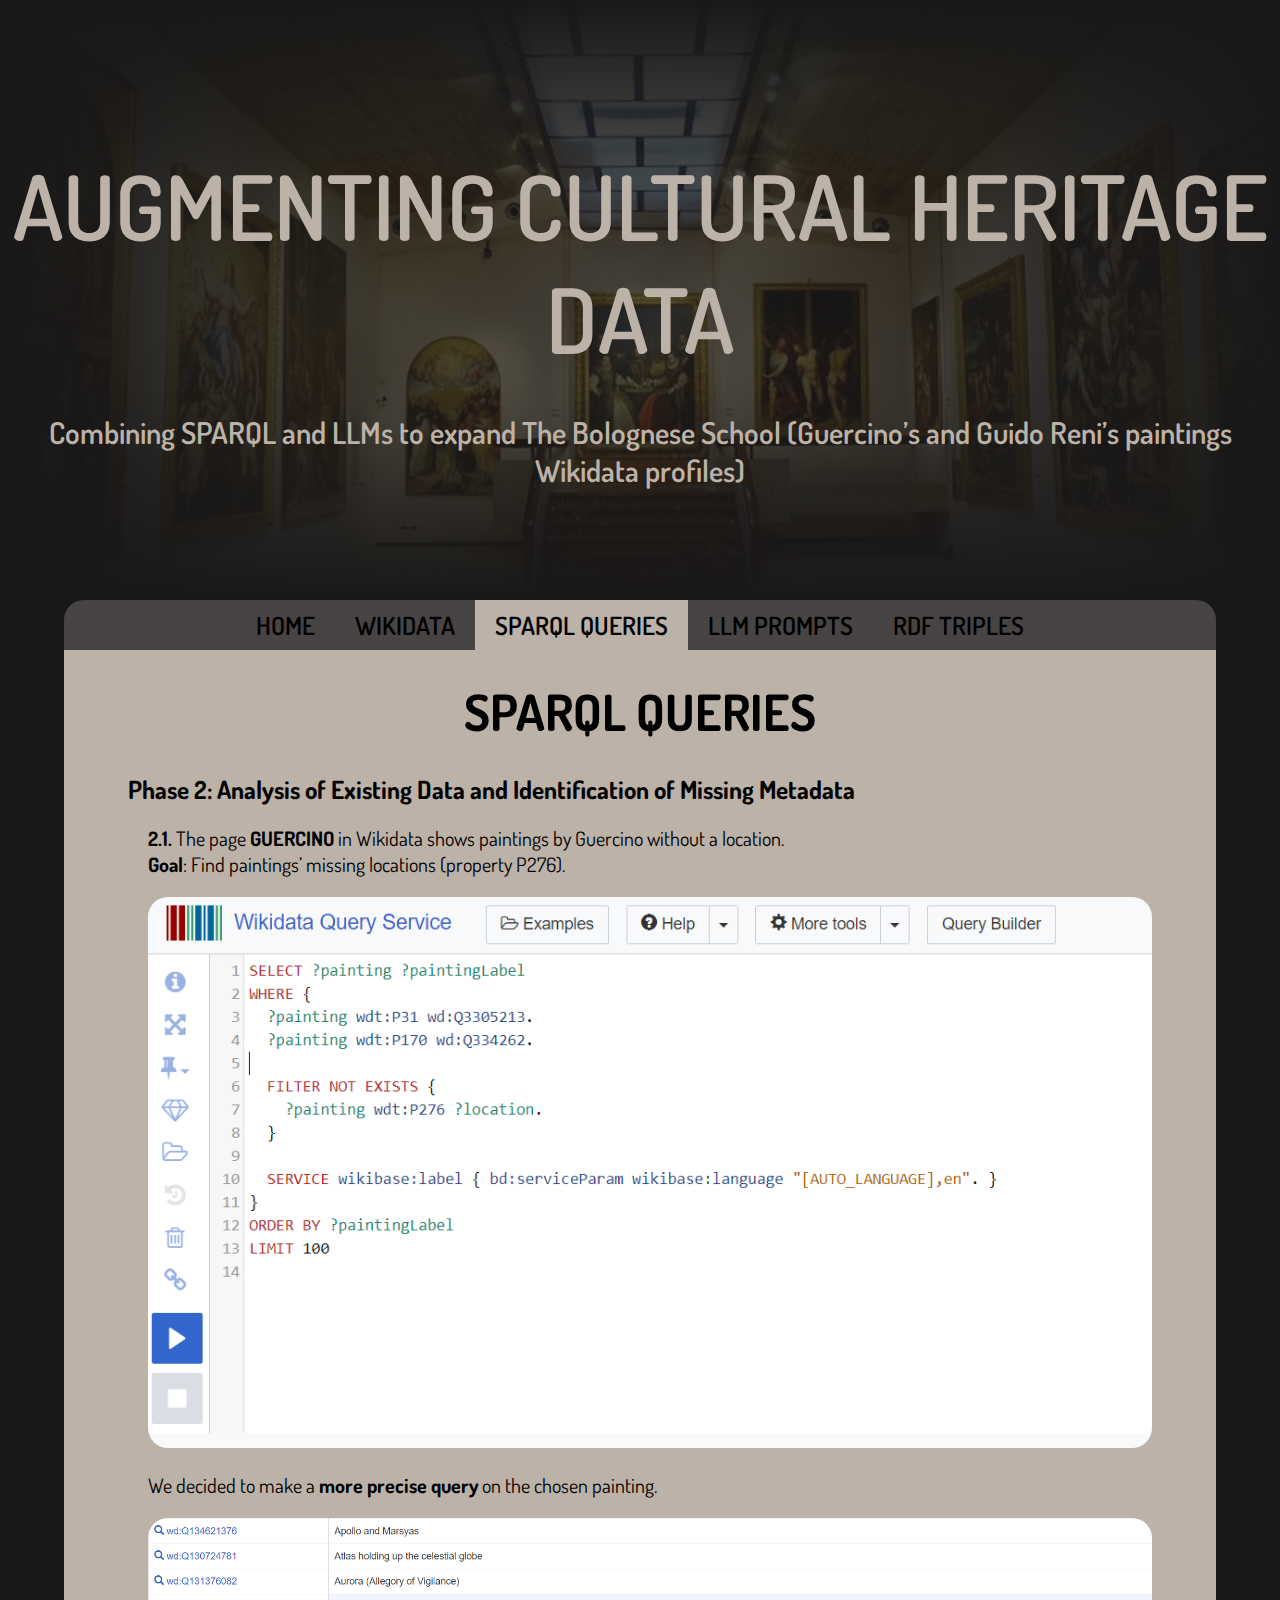
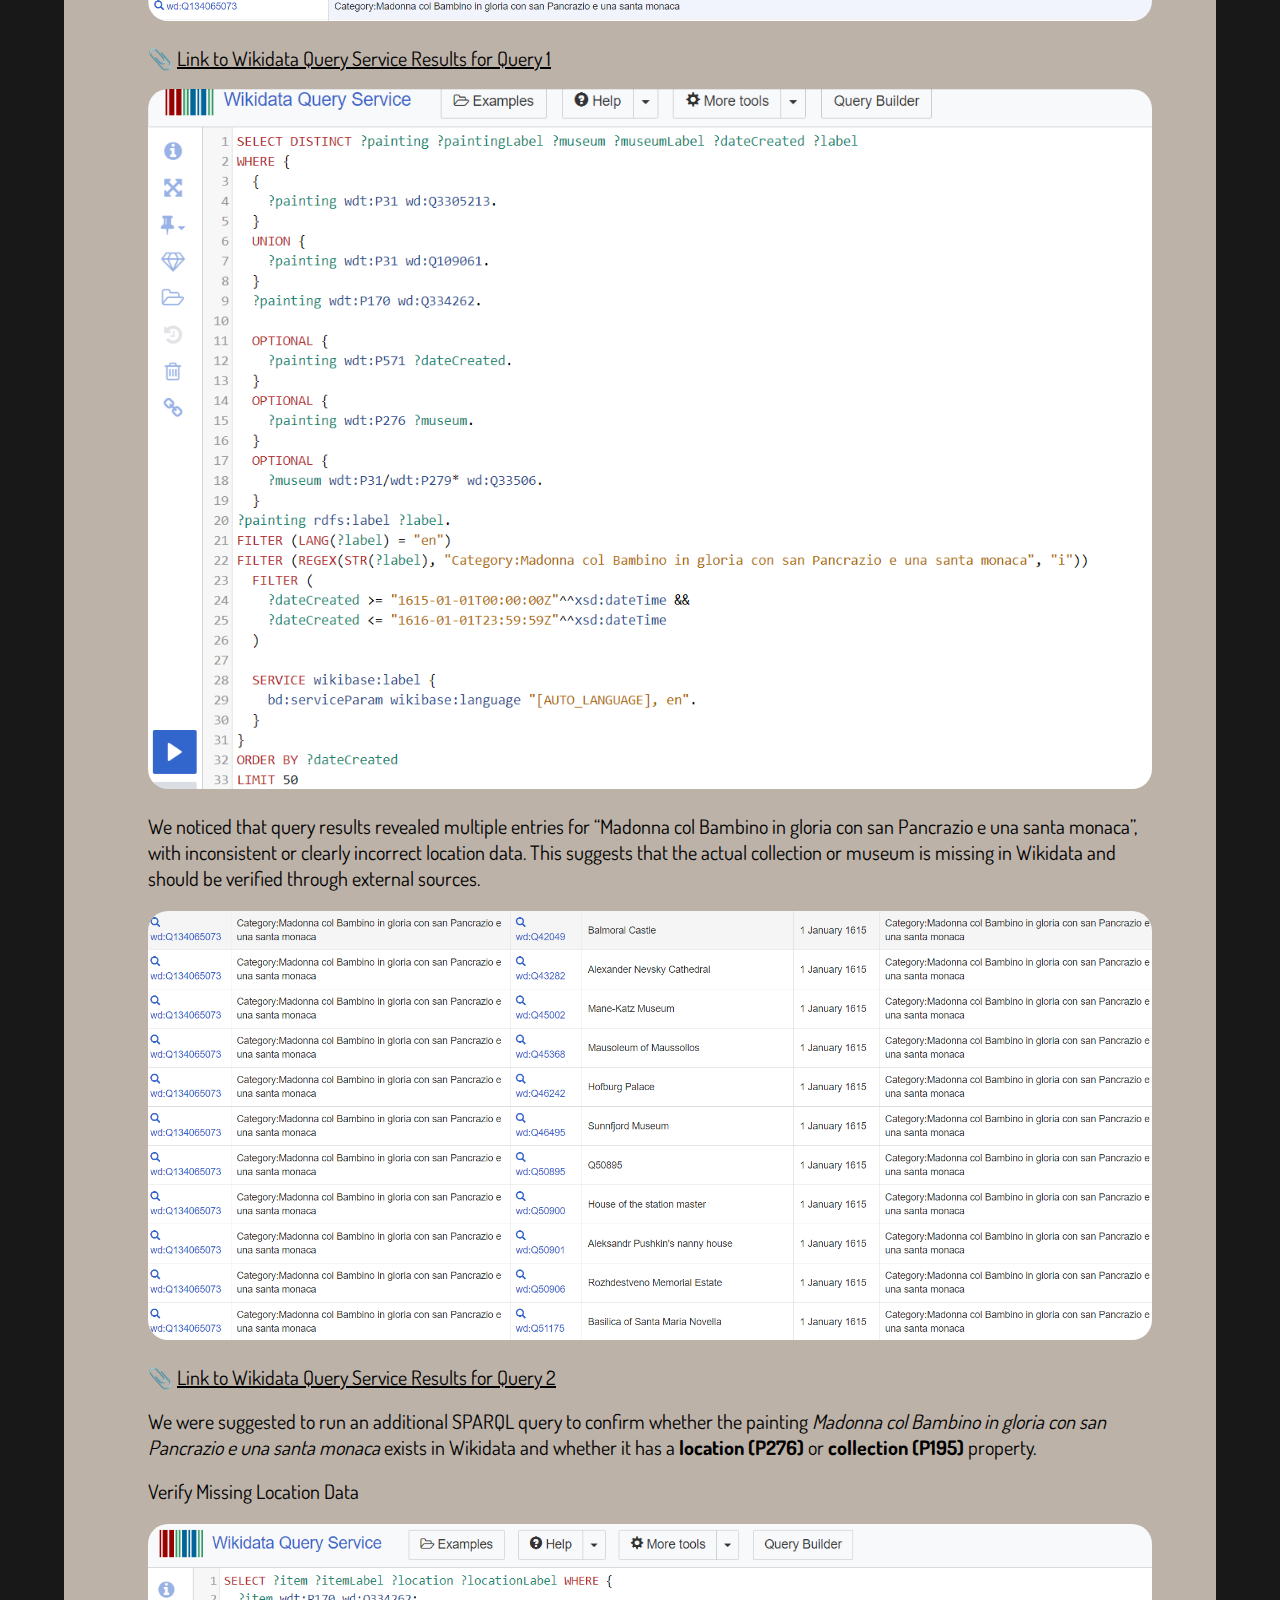
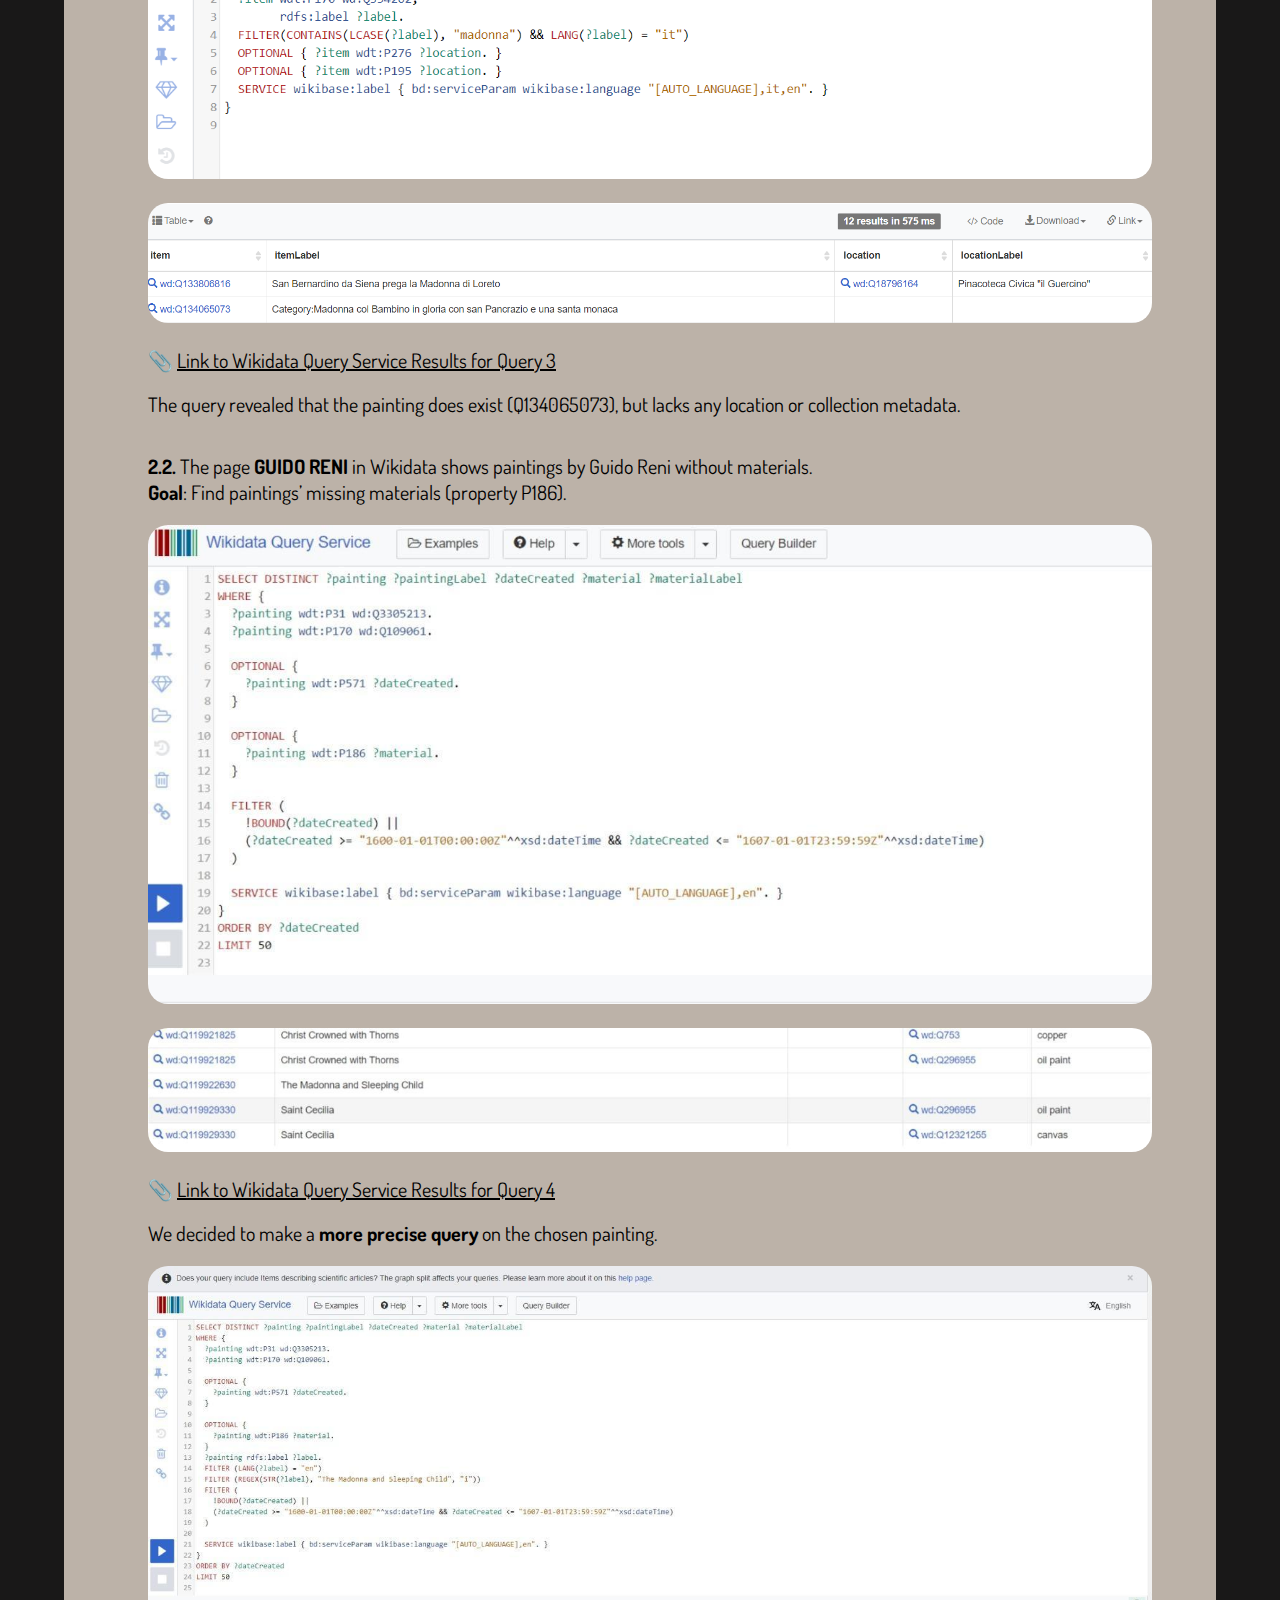
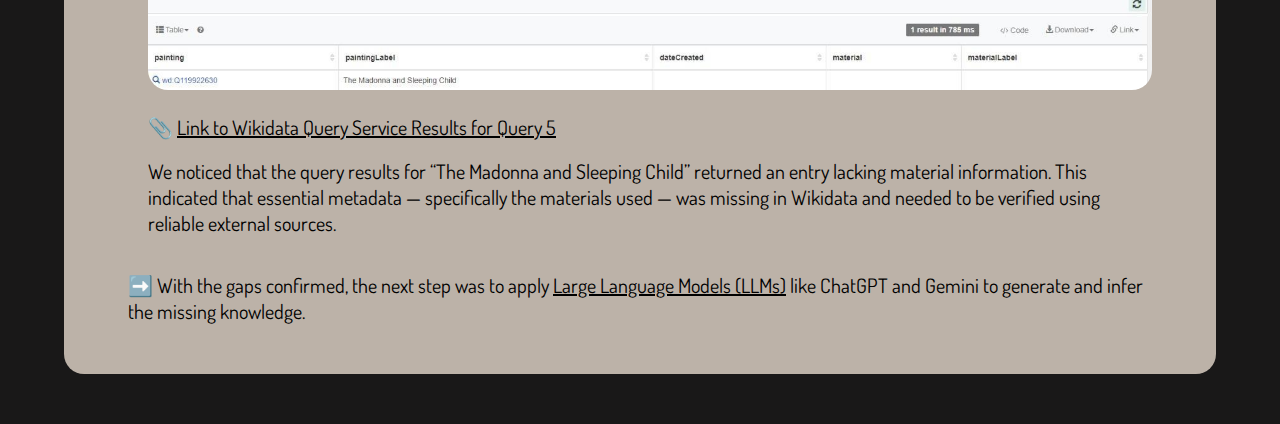
<file: html/sparql.html>
<!DOCTYPE html>
<html lang="en">
<head>
    <meta charset="UTF-8">
    <title>Sparql Queries</title>

    <link rel="stylesheet" href="../css/index.css">
    <link rel="stylesheet" href="../css/sparql.css">
    <meta name="viewport" content="width=device-width, initial-scale=1, maximum-scale=1, user-scalable=no">

    <link rel="preconnect" href="https://fonts.googleapis.com">
    <link rel="preconnect" href="https://fonts.gstatic.com" crossorigin>
    <link href="https://fonts.googleapis.com/css2?family=Dosis:wght@200..800&display=swap" rel="stylesheet">
</head>

<body>
<div class="layout">
    <div class="back">
        <h1 class="title">Augmenting Cultural Heritage Data</h1>
        <p class="subtitle">Combining SPARQL and LLMs to expand The Bolognese School (Guercino’s and Guido Reni’s
            paintings Wikidata profiles)</p>
    </div>
    <div class="menu">
        <a class="home-link" href="../index.html">HOME</a>
        <a class="wikidata-link" href="wikidata.html">WIKIDATA</a>
        <a class="sparql-link" href="">SPARQL QUERIES</a>
        <a class="llm-link" href="llm.html">LLM PROMPTS</a>
        <a class="rdf-link" href="rdf.html">RDF TRIPLES</a>
    </div>
    <div class="content">
        <h2>SPARQL QUERIES</h2>
        <h3>Phase 2: Analysis of Existing Data and Identification of Missing Metadata</h3>
        <div class="tabulation">
            <p><b>2.1.</b> The page <b>GUERCINO</b> in Wikidata shows paintings by Guercino without a location.<br>
                <b>Goal</b>: Find paintings’ missing locations (property P276).</p>
            <img src="../img/query221.png" alt="">
            <p>We decided to make a <b>more precise query</b> on the chosen painting.</p>
            <img src="../img/query222.png" alt="">
            <p>📎
                <a href="https://w.wiki/EV7D">
                    Link to Wikidata Query Service Results for Query 1</a></p><br>
            <img class="one-margin" src="../img/query223.png" alt="">
            <p>We noticed that query results revealed multiple entries for “Madonna col Bambino in gloria con san
                Pancrazio
                e una santa monaca”, with inconsistent or clearly incorrect location data. This suggests that the actual
                collection or museum is missing in Wikidata and should be verified through external sources.</p>
            <img src="../img/query224.png" alt="">
            <p>📎
                <a href="https://w.wiki/EV87">
                    Link to Wikidata Query Service Results for Query 2</a></p><br>

            <p>We were suggested to run an additional SPARQL query to confirm whether the painting <i>Madonna col
                Bambino in
                gloria con san Pancrazio e una santa monaca</i> exists in Wikidata and whether it has a <b>location
                (P276)</b> or <b>collection (P195)</b> property.</p><br>
            <p>Verify Missing Location Data</p>
            <img src="../img/query235.png" alt="">
            <img class="one-margin" src="../img/query236.png" alt="">
            <p>📎
                <a href="https://www.google.com/url?q=https://w.wiki/EV89">
                    Link to Wikidata Query Service Results for Query 3</a></p><br>
            <p>The query revealed that the painting does exist (Q134065073), but lacks any location or collection
                metadata.</p><br><br>

            <p><b>2.2.</b> The page <b>GUIDO RENI</b> in Wikidata shows paintings by Guido Reni without materials.<br>
                <b>Goal</b>: Find paintings’ missing materials (property P186).</p>
            <img src="../img/query231.jpg" alt="">
            <img class="one-margin" src="../img/query232.jpg" alt="">
            <p>📎
                <a href="https://w.wiki/EV6$">
                    Link to Wikidata Query Service Results for Query 4</a></p><br>
            <p>We decided to make a <b>more precise query</b> on the chosen painting.</p>
            <img src="../img/query233.jpg" alt="">
            <p>📎 <a href="https://w.wiki/EV7A">Link to Wikidata Query Service Results for Query 5</a></p><br>
            <p>We noticed that the query results for “The Madonna and Sleeping Child” returned an entry lacking material
                information. This indicated that essential metadata — specifically the materials used — was missing in
                Wikidata and needed to be verified using reliable external sources.</p><br><br>
        </div>
        <p>➡️ With the gaps confirmed, the next step was to apply <a href="llm.html">Large Language Models (LLMs)</a>
        like ChatGPT and Gemini to generate and infer the missing knowledge.</p>
    </div>
</div>
</body>
</html>
</file>
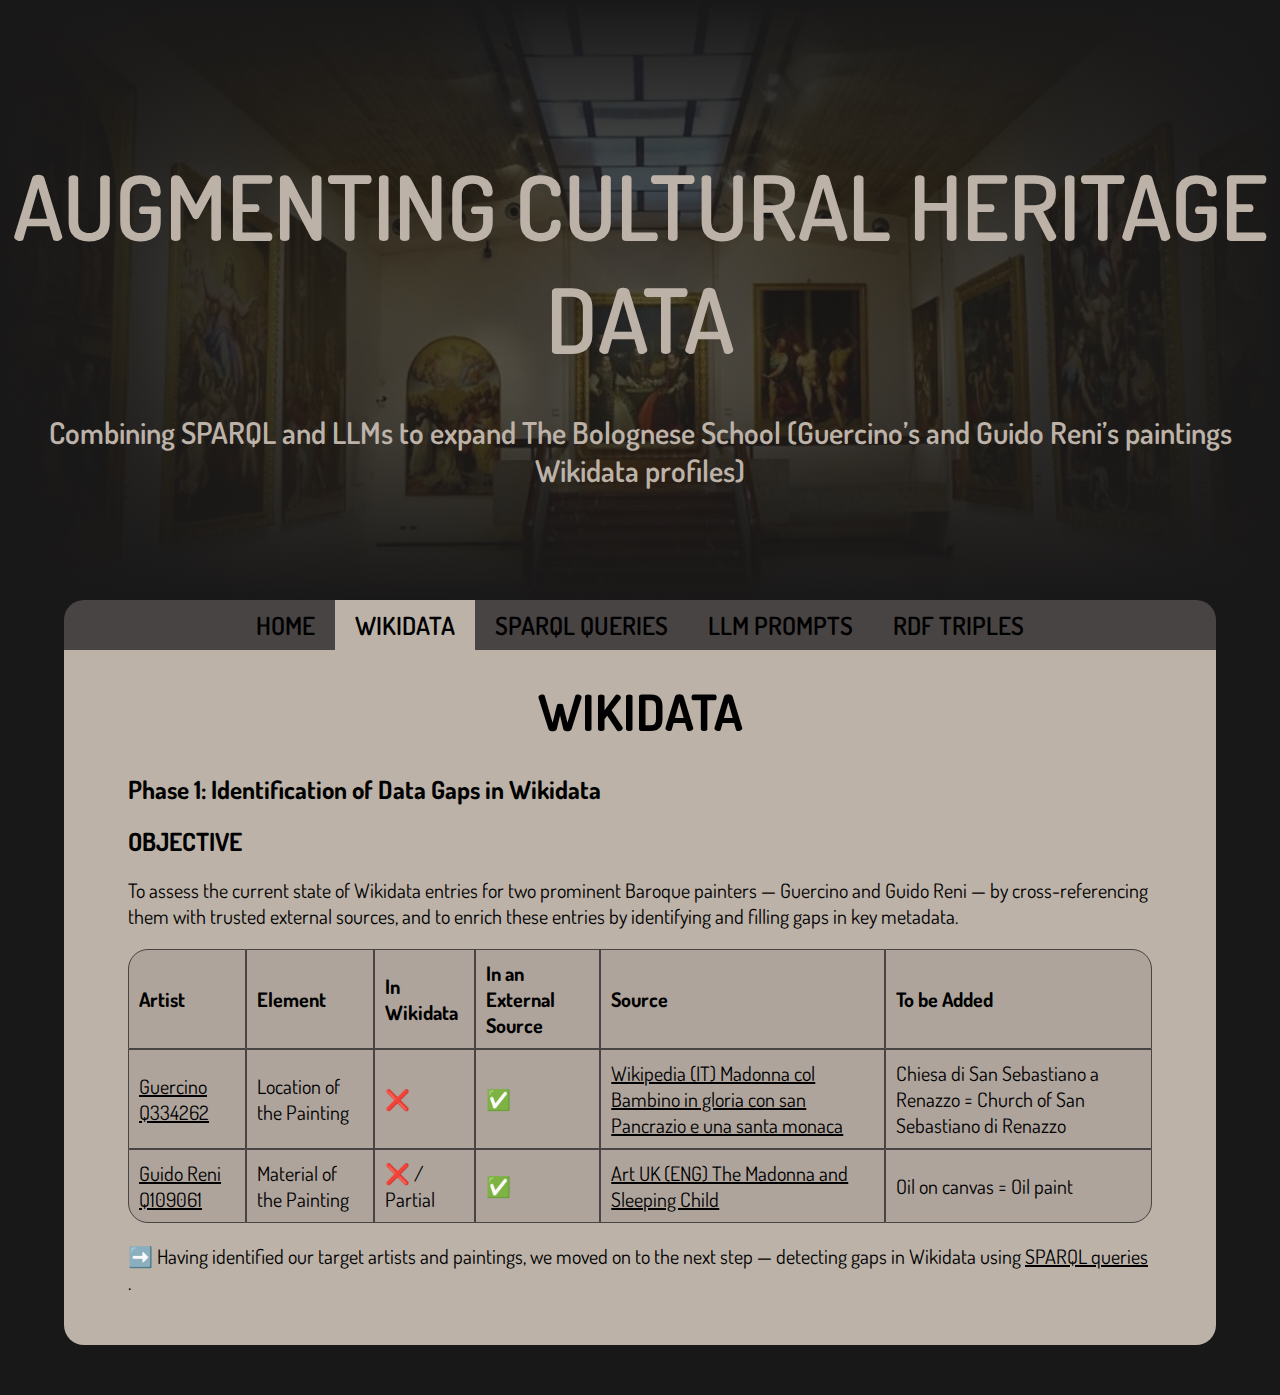
<file: html/wikidata.html>
<!DOCTYPE html>
<html lang="en">
<head>
    <meta charset="UTF-8">
    <title>Wikidata</title>

    <link rel="stylesheet" href="../css/index.css">
    <link rel="stylesheet" href="../css/wikidata.css">
    <meta name="viewport" content="width=device-width, initial-scale=1, maximum-scale=1, user-scalable=no">

    <link rel="preconnect" href="https://fonts.googleapis.com">
    <link rel="preconnect" href="https://fonts.gstatic.com" crossorigin>
    <link href="https://fonts.googleapis.com/css2?family=Dosis:wght@200..800&display=swap" rel="stylesheet">
</head>

<body>
<div class="layout">
    <div class="back">
        <h1 class="title">Augmenting Cultural Heritage Data</h1>
        <p class="subtitle">Combining SPARQL and LLMs to expand The Bolognese School (Guercino’s and Guido Reni’s
            paintings Wikidata profiles)</p>
    </div>
    <div class="menu">
        <a class="home-link" href="../index.html">HOME</a>
        <a class="wikidata-link" href="">WIKIDATA</a>
        <a class="sparql-link" href="sparql.html">SPARQL QUERIES</a>
        <a class="llm-link" href="llm.html">LLM PROMPTS</a>
        <a class="rdf-link" href="rdf.html">RDF TRIPLES</a>
    </div>
    <div class="content">
        <h2>WIKIDATA</h2>
        <h3>Phase 1: Identification of Data Gaps in Wikidata</h3>
        <h3>OBJECTIVE</h3>
        <p>To assess the current state of Wikidata entries for two prominent Baroque painters — Guercino and Guido Reni
            — by cross-referencing them with trusted external sources, and to enrich these entries by identifying and
            filling gaps in key metadata.</p>
        <table>
            <thead>
            <tr>
                <th class="top-left">Artist</th>
                <th>Element</th>
                <th>In Wikidata</th>
                <th>In an External Source</th>
                <th>Source</th>
                <th class="top-right">To be Added</th>
            </tr>
            </thead>
            <tbody>
            <tr>
                <td><a href="https://www.wikidata.org/wiki/Q334262">Guercino Q334262</a></td>
                <td>Location of the Painting</td>
                <td>❌</td>
                <td>✅</td>
                <td><a href="https://it.m.wikipedia.org/wiki/Madonna_col_Bambino_in_gloria_con_san_Pancrazio_e_una_santa_monaca">Wikipedia (IT) Madonna col Bambino in gloria con san Pancrazio e una santa monaca</a></td>
                <td>Chiesa di San Sebastiano a Renazzo = Church of San Sebastiano di Renazzo</td>
            </tr>
            <tr>
                <td class="bottom-left"><a href="https://www.wikidata.org/wiki/Q109061">Guido Reni Q109061</a></td>
                <td>Material of the Painting</td>
                <td>❌ / Partial</td>
                <td>✅</td>
                <td><a href="https://artuk.org/discover/artworks/the-madonna-and-sleeping-child-162669">Art UK (ENG)
                    The Madonna and Sleeping Child</a></td>
                <td class="bottom-right">Oil on canvas = Oil paint</td>
            </tr>
            </tbody>
        </table>
        <p>➡️ Having identified our target artists and paintings, we moved on to the next step — detecting gaps in
            Wikidata using
            <a href="sparql.html">SPARQL queries</a> .</p>
    </div>

</div>
</body>
</html>
</file>
<file: css/index.css>
* {
  box-sizing: border-box;
}


h1, h2, h3, h4, span, p, li, a, tr, td {
  font-family: "Dosis", sans-serif;
  margin: unset;
}

h1 {
  font-size: 90px;
}

h2 {
  font-size: 50px;
  padding: 30px 0;
  text-align: center;
}

h3 {
  font-size: 25px;
  margin-bottom: 20px;
}

h4 {
  font-size: 25px;
  margin: 20px 0;
  font-weight: 500;
}

a {
  color: #000000;
  font-size: 20px;
}


p, span, li {
  font-size: 20px;
}

img {
  width: 100%;
  border-radius: 20px;
  margin: 20px 0;
}

.one-margin {
  margin: 0 0 20px 0;
}

body {
  display: flex;
  justify-content: center;
  margin: 0;
  background: #191818;

  .layout {
    position: relative;
    width: 100%;

    .back {
      position: relative;
      width: 100%;
      display: flex;
      flex-direction: column;
      align-items: center;
      justify-content: center;
      background-image: url("../img/home_baground.jpg");
      background-size: cover;
      background-position: center;
      background-repeat: no-repeat;
      height: 600px;

      &::after {
        content: "";
        position: absolute;
        top: 0;
        left: 0;
        width: 100%;
        height: 100%;
        background: linear-gradient(to top, rgba(0, 0, 0, 0) 30%, #191818 100%),
        linear-gradient(to left, rgba(0, 0, 0, 0) 30%, #191818 100%),
        linear-gradient(to right, rgba(0, 0, 0, 0) 30%, #191818 100%),
        linear-gradient(to bottom, rgba(0, 0, 0, 0) 30%, #191818 100%);
      }

      .title {
        text-transform: uppercase;
        color: #bcb2a8;
        z-index: +1;

        font-optical-sizing: auto;
        font-weight: 600;
        font-style: normal;
        text-align: center;
        margin: 3% 0;
      }

      .subtitle {
        z-index: +1;
        color: #bcb2a8;
        font-optical-sizing: auto;
        font-weight: 600;
        font-style: normal;
        font-size: 30px;
        text-align: center;
      }
    }

    .menu {
      position: relative;
      height: 50px;
      background: #494444;
      margin: 0 5%;
      padding: 0 5%;
      display: flex;
      border-radius: 20px 20px 0 0;
      justify-content: center;

      a {
        display: flex;
        align-items: center;
        height: 100%;
        text-decoration: none;
        color: #000000;
        font-optical-sizing: auto;
        font-weight: 600;
        font-style: normal;
        font-size: 25px;
        transition: background-color 0.3s ease;
        padding: 20px;

        &:hover {
          background-color: #938880;
        }
      }
    }

    .content {
      margin: 0 5% 50px;
      background: #bcb2a8;
      border-radius: 0 0 20px 20px;
      padding: 0 5% 50px;

      .red {
        color: #911313;
      }

      .tabulation {
        margin-left: 20px;
      }
    }
  }
}
</file>
<file: css/home.css>
.home-link {
  pointer-events: none;
  cursor: default;
  background-color: #bcb2a8;
}

.content {

  .image-grid {
    display: flex;
    gap: 30px;

    .left {
      width: 38%;
    }

    .right {
      width: 62%;

      p {
        margin-bottom: 5px;
      }
    }

    img {
      margin: unset;
    }
  }
}
</file>
<file: css/llm.css>
.llm-link {
  pointer-events: none;
  cursor: default;
  background-color: #bcb2a8;
}
</file>
<file: css/rdf.css>
.rdf-link {
  pointer-events: none;
  cursor: default;
  background-color: #bcb2a8;
}
</file>
<file: css/sparql.css>
.sparql-link {
  pointer-events: none;
  cursor: default;
  background-color: #bcb2a8;
}
</file>
<file: css/wikidata.css>
.wikidata-link {
  pointer-events: none;
  cursor: default;
  background-color: #bcb2a8;
}

.content {

  table {
    position: relative;
    width: 100%;
    margin: 20px 0;
    border-spacing: 0;
    border-radius: 20px;
    background-color: #aea49c;


    th, td {
      padding: 10px;
      border: 1px solid #494444;
      text-align: left;
      font-size: 20px;
    }

    .top-left {
      border-top-left-radius: 20px;
    }

    .top-right {
      border-top-right-radius: 20px;
    }

    .bottom-left {
      border-bottom-left-radius: 20px;
    }

    .bottom-right {
      border-bottom-right-radius: 20px;
    }
  }
}
</file>
